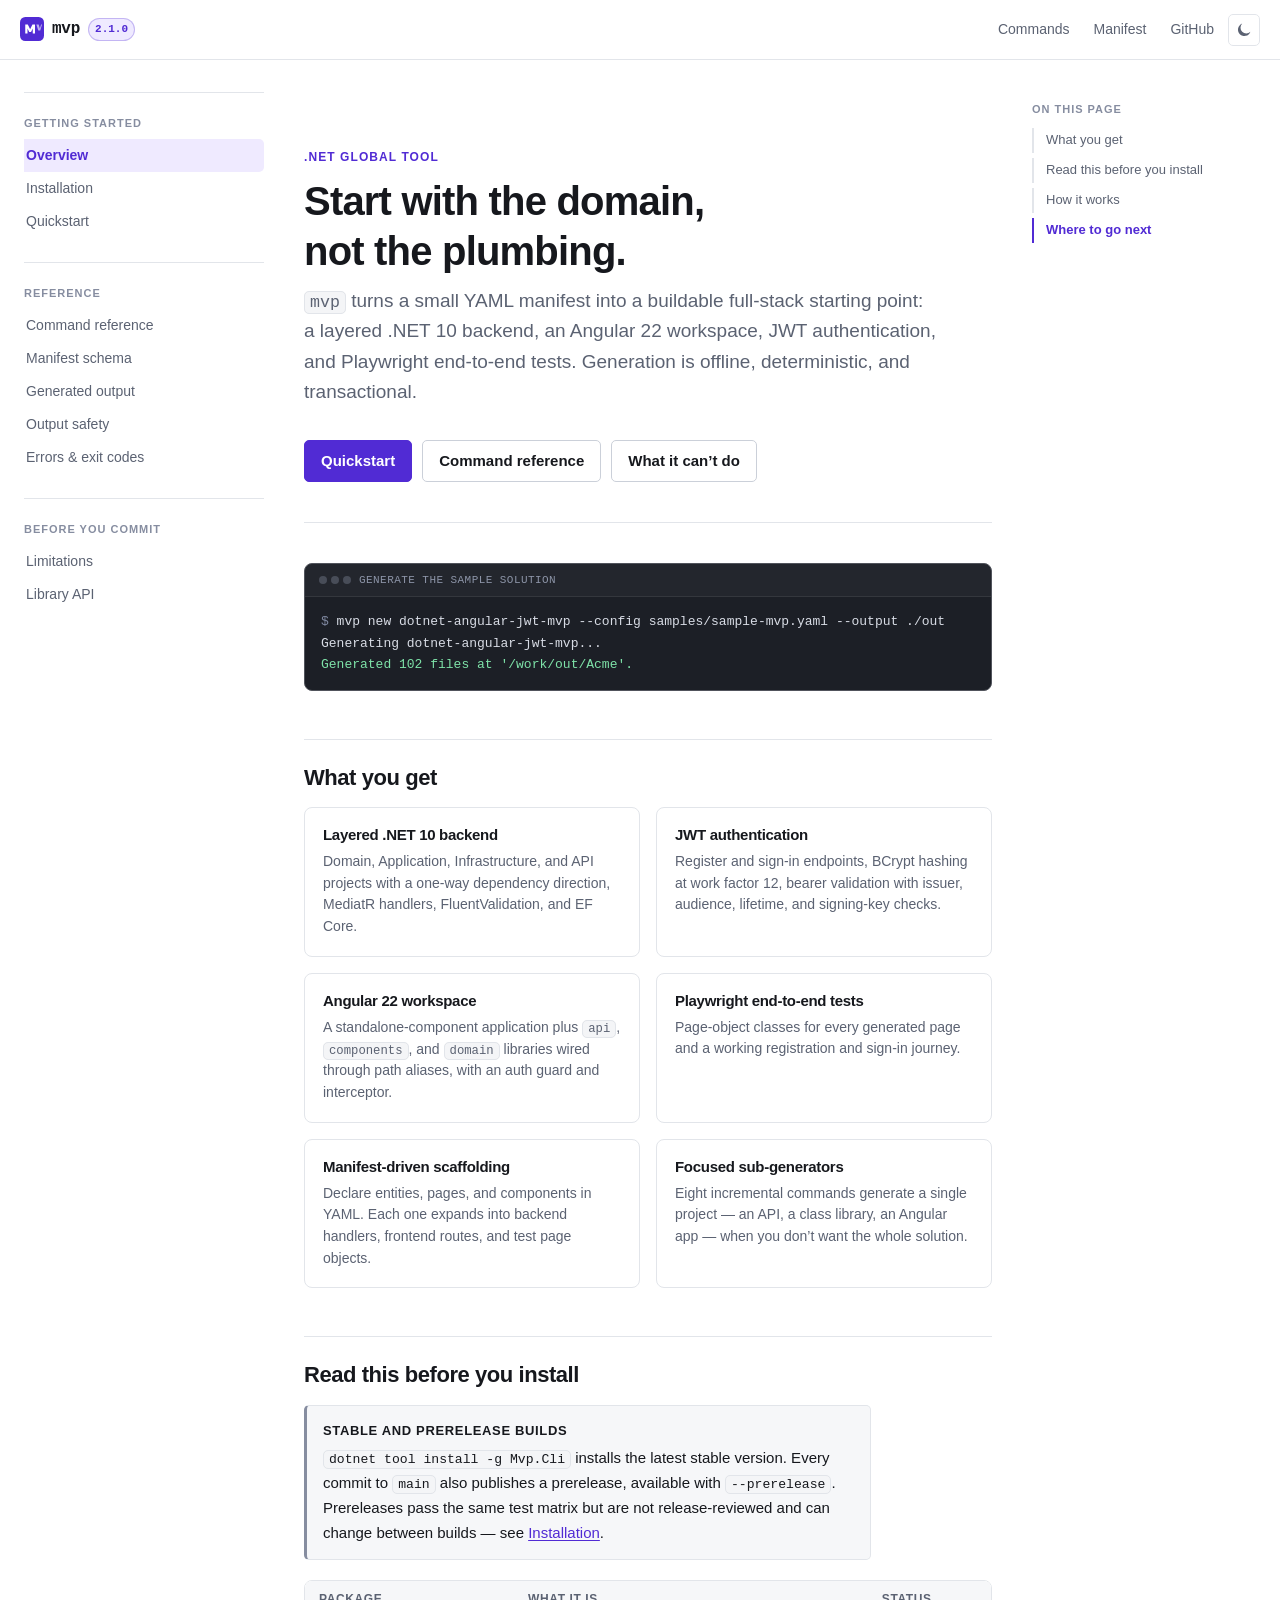
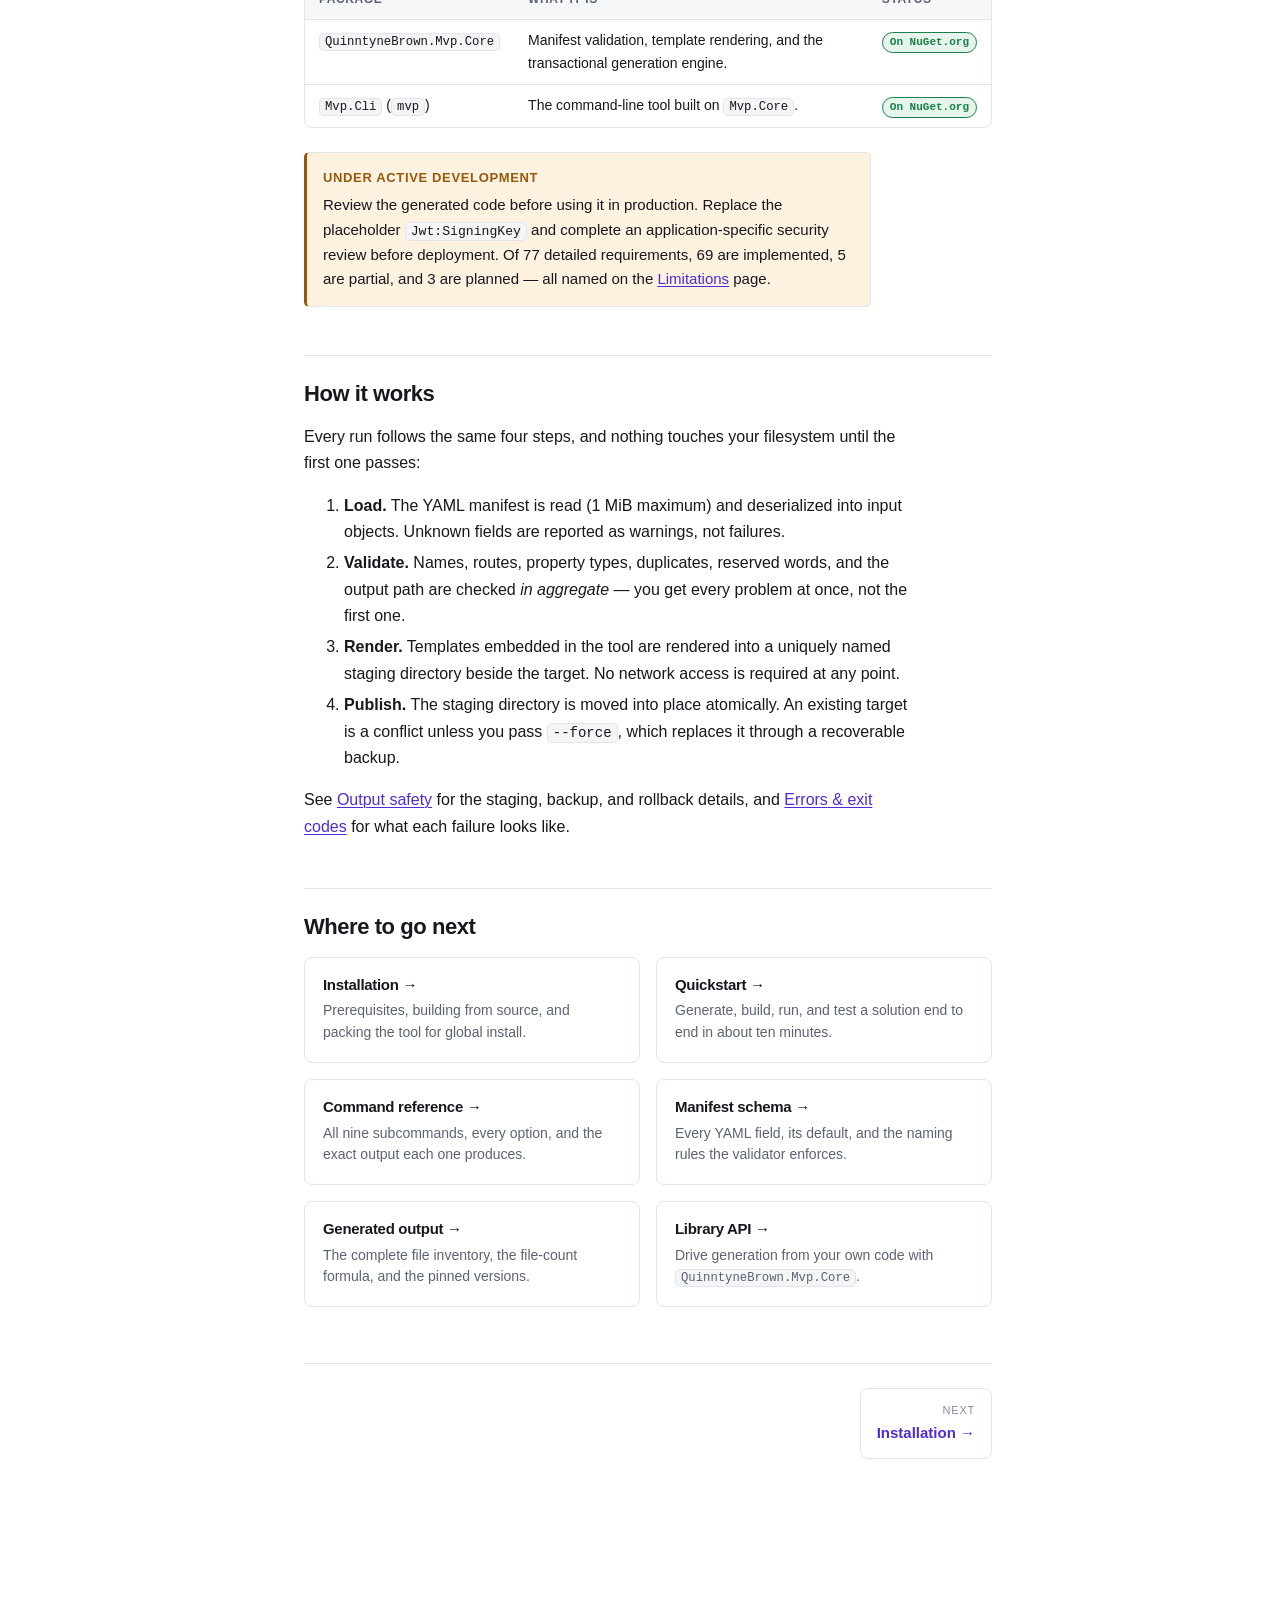
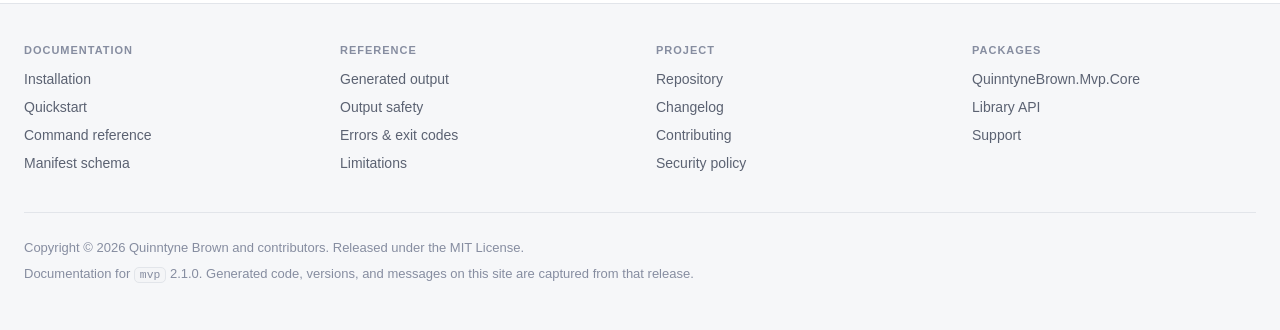
<file: website/index.html>
<!doctype html>
<html lang="en">
<head>
<meta charset="utf-8">
<meta name="viewport" content="width=device-width, initial-scale=1">
<title>mvp — scaffold a .NET 10 + Angular 22 MVP</title>
<meta name="description" content="mvp is an open-source .NET command-line tool that scaffolds a JWT-authenticated .NET 10 backend, an Angular 22 workspace, and Playwright end-to-end tests from a small YAML manifest.">
<link rel="icon" href="assets/favicon.svg" type="image/svg+xml">
<link rel="stylesheet" href="assets/styles.css">
<script src="assets/site.js"></script>
</head>
<body>
<a class="skip-link" href="#content">Skip to content</a>

<header class="site-header">
  <button type="button" class="icon-button" id="nav-toggle" aria-expanded="false" aria-controls="sidebar" aria-label="Toggle navigation">
    <svg viewBox="0 0 16 16" fill="none" stroke="currentColor" stroke-width="1.5" stroke-linecap="round" aria-hidden="true"><path d="M2 4h12M2 8h12M2 12h12"/></svg>
  </button>
  <a class="brand" href="index.html">
    <svg viewBox="0 0 32 32" aria-hidden="true"><rect width="32" height="32" rx="7" fill="#512bd4"/><path d="M7 22V10h3.4l3.1 6.2L16.6 10H20v12h-3v-6.6l-2.3 4.6h-2.4L10 15.4V22H7z" fill="#fff"/><path d="M21.8 10h3.1l1.6 5.3 1.6-5.3h1.3l-2.4 8h-2.6l-2.6-8z" fill="#fff" opacity=".62"/></svg>
    <span class="brand-name">mvp</span>
    <span class="version-pill">2.1.0</span>
  </a>
  <span class="header-spacer"></span>
  <nav class="header-links" aria-label="External">
    <a class="desktop-only" href="commands.html">Commands</a>
    <a class="desktop-only" href="manifest.html">Manifest</a>
    <a href="https://github.com/QuinntyneBrown/mvp">GitHub</a>
    <button type="button" class="icon-button" id="theme-toggle" aria-label="Switch theme">
      <svg class="theme-icon-dark" viewBox="0 0 16 16" fill="currentColor" aria-hidden="true"><path d="M6.2 1.6a6.4 6.4 0 108.2 8.2A5.4 5.4 0 016.2 1.6z"/></svg>
      <svg class="theme-icon-light" viewBox="0 0 16 16" fill="none" stroke="currentColor" stroke-width="1.4" stroke-linecap="round" aria-hidden="true"><circle cx="8" cy="8" r="3.1"/><path d="M8 1v1.6M8 13.4V15M15 8h-1.6M2.6 8H1M12.9 3.1l-1.1 1.1M4.2 11.8l-1.1 1.1M12.9 12.9l-1.1-1.1M4.2 4.2L3.1 3.1"/></svg>
    </button>
  </nav>
</header>

<div class="layout">
<nav class="sidebar" id="sidebar" aria-label="Documentation">
  <h2>Getting started</h2>
  <ul>
    <li><a href="index.html">Overview</a></li>
    <li><a href="install.html">Installation</a></li>
    <li><a href="quickstart.html">Quickstart</a></li>
  </ul>
  <h2>Reference</h2>
  <ul>
    <li><a href="commands.html">Command reference</a></li>
    <li><a href="manifest.html">Manifest schema</a></li>
    <li><a href="generated.html">Generated output</a></li>
    <li><a href="output-safety.html">Output safety</a></li>
    <li><a href="errors.html">Errors &amp; exit codes</a></li>
  </ul>
  <h2>Before you commit</h2>
  <ul>
    <li><a href="limitations.html">Limitations</a></li>
    <li><a href="library.html">Library API</a></li>
  </ul>
</nav>

<main id="content">

<div class="hero">
  <p class="eyebrow">.NET global tool</p>
  <h1>Start with the domain, not the plumbing.</h1>
  <p class="lede">
    <code>mvp</code> turns a small YAML manifest into a buildable full-stack starting point:
    a layered .NET 10 backend, an Angular 22 workspace, JWT authentication, and Playwright
    end-to-end tests. Generation is offline, deterministic, and transactional.
  </p>
  <div class="hero-actions">
    <a class="button" href="quickstart.html">Quickstart</a>
    <a class="button secondary" href="commands.html">Command reference</a>
    <a class="button secondary" href="limitations.html">What it can’t do</a>
  </div>
</div>

<div class="terminal">
  <div class="terminal-label"><span class="dots"><i></i><i></i><i></i></span> generate the sample solution</div>
<pre><code><span class="prompt">$ </span>mvp new dotnet-angular-jwt-mvp --config samples/sample-mvp.yaml --output ./out
<span class="muted">Generating dotnet-angular-jwt-mvp...</span>
<span class="ok">Generated 102 files at '/work/out/Acme'.</span></code></pre>
</div>

<h2>What you get</h2>

<div class="card-grid">
  <div class="card">
    <h3>Layered .NET 10 backend</h3>
    <p>Domain, Application, Infrastructure, and API projects with a one-way dependency
    direction, MediatR handlers, FluentValidation, and EF Core.</p>
  </div>
  <div class="card">
    <h3>JWT authentication</h3>
    <p>Register and sign-in endpoints, BCrypt hashing at work factor 12, bearer validation
    with issuer, audience, lifetime, and signing-key checks.</p>
  </div>
  <div class="card">
    <h3>Angular 22 workspace</h3>
    <p>A standalone-component application plus <code>api</code>, <code>components</code>,
    and <code>domain</code> libraries wired through path aliases, with an auth guard and
    interceptor.</p>
  </div>
  <div class="card">
    <h3>Playwright end-to-end tests</h3>
    <p>Page-object classes for every generated page and a working registration and
    sign-in journey.</p>
  </div>
  <div class="card">
    <h3>Manifest-driven scaffolding</h3>
    <p>Declare entities, pages, and components in YAML. Each one expands into backend
    handlers, frontend routes, and test page objects.</p>
  </div>
  <div class="card">
    <h3>Focused sub-generators</h3>
    <p>Eight incremental commands generate a single project — an API, a class library,
    an Angular app — when you don’t want the whole solution.</p>
  </div>
</div>

<h2>Read this before you install</h2>

<div class="callout">
  <span class="callout-title">Stable and prerelease builds</span>
  <p><code>dotnet tool install -g Mvp.Cli</code> installs the latest stable version. Every
  commit to <code>main</code> also publishes a prerelease, available with
  <code>--prerelease</code>. Prereleases pass the same test matrix but are not
  release-reviewed and can change between builds — see
  <a href="install.html">Installation</a>.</p>
</div>

<div class="table-scroll">
<table>
  <thead>
    <tr><th>Package</th><th>What it is</th><th>Status</th></tr>
  </thead>
  <tbody>
    <tr>
      <td class="nowrap"><code>QuinntyneBrown.Mvp.Core</code></td>
      <td>Manifest validation, template rendering, and the transactional generation engine.</td>
      <td class="nowrap"><span class="badge ok">On NuGet.org</span></td>
    </tr>
    <tr>
      <td class="nowrap"><code>Mvp.Cli</code> (<code>mvp</code>)</td>
      <td>The command-line tool built on <code>Mvp.Core</code>.</td>
      <td class="nowrap"><span class="badge ok">On NuGet.org</span></td>
    </tr>
  </tbody>
</table>
</div>

<div class="callout warning">
  <span class="callout-title">Under active development</span>
  <p>Review the generated code before using it in production. Replace the placeholder
  <code>Jwt:SigningKey</code> and complete an application-specific security review before
  deployment. Of 77 detailed requirements, 69 are implemented, 5 are partial, and 3 are
  planned — all named on the <a href="limitations.html">Limitations</a> page.</p>
</div>

<h2>How it works</h2>

<p>
  Every run follows the same four steps, and nothing touches your filesystem until the
  first one passes:
</p>

<ol>
  <li><strong>Load.</strong> The YAML manifest is read (1&nbsp;MiB maximum) and deserialized
  into input objects. Unknown fields are reported as warnings, not failures.</li>
  <li><strong>Validate.</strong> Names, routes, property types, duplicates, reserved words,
  and the output path are checked <em>in aggregate</em> — you get every problem at once, not
  the first one.</li>
  <li><strong>Render.</strong> Templates embedded in the tool are rendered into a uniquely
  named staging directory beside the target. No network access is required at any point.</li>
  <li><strong>Publish.</strong> The staging directory is moved into place atomically. An
  existing target is a conflict unless you pass <code>--force</code>, which replaces it
  through a recoverable backup.</li>
</ol>

<p>See <a href="output-safety.html">Output safety</a> for the staging, backup, and rollback
details, and <a href="errors.html">Errors &amp; exit codes</a> for what each failure looks
like.</p>

<h2>Where to go next</h2>

<div class="card-grid">
  <a class="card" href="install.html">
    <h3>Installation →</h3>
    <p>Prerequisites, building from source, and packing the tool for global install.</p>
  </a>
  <a class="card" href="quickstart.html">
    <h3>Quickstart →</h3>
    <p>Generate, build, run, and test a solution end to end in about ten minutes.</p>
  </a>
  <a class="card" href="commands.html">
    <h3>Command reference →</h3>
    <p>All nine subcommands, every option, and the exact output each one produces.</p>
  </a>
  <a class="card" href="manifest.html">
    <h3>Manifest schema →</h3>
    <p>Every YAML field, its default, and the naming rules the validator enforces.</p>
  </a>
  <a class="card" href="generated.html">
    <h3>Generated output →</h3>
    <p>The complete file inventory, the file-count formula, and the pinned versions.</p>
  </a>
  <a class="card" href="library.html">
    <h3>Library API →</h3>
    <p>Drive generation from your own code with <code>QuinntyneBrown.Mvp.Core</code>.</p>
  </a>
</div>

<nav class="page-nav" aria-label="Pagination">
  <a class="next" href="install.html"><span class="dir">Next</span><span class="label">Installation →</span></a>
</nav>

</main>

<aside class="toc" id="toc" aria-label="On this page"></aside>
</div>

<footer class="site-footer">
  <div class="footer-inner">
    <div>
      <h2>Documentation</h2>
      <ul>
        <li><a href="install.html">Installation</a></li>
        <li><a href="quickstart.html">Quickstart</a></li>
        <li><a href="commands.html">Command reference</a></li>
        <li><a href="manifest.html">Manifest schema</a></li>
      </ul>
    </div>
    <div>
      <h2>Reference</h2>
      <ul>
        <li><a href="generated.html">Generated output</a></li>
        <li><a href="output-safety.html">Output safety</a></li>
        <li><a href="errors.html">Errors &amp; exit codes</a></li>
        <li><a href="limitations.html">Limitations</a></li>
      </ul>
    </div>
    <div>
      <h2>Project</h2>
      <ul>
        <li><a href="https://github.com/QuinntyneBrown/mvp">Repository</a></li>
        <li><a href="https://github.com/QuinntyneBrown/mvp/blob/main/CHANGELOG.md">Changelog</a></li>
        <li><a href="https://github.com/QuinntyneBrown/mvp/blob/main/CONTRIBUTING.md">Contributing</a></li>
        <li><a href="https://github.com/QuinntyneBrown/mvp/blob/main/SECURITY.md">Security policy</a></li>
      </ul>
    </div>
    <div>
      <h2>Packages</h2>
      <ul>
        <li><a href="https://www.nuget.org/packages/QuinntyneBrown.Mvp.Core">QuinntyneBrown.Mvp.Core</a></li>
        <li><a href="library.html">Library API</a></li>
        <li><a href="https://github.com/QuinntyneBrown/mvp/blob/main/SUPPORT.md">Support</a></li>
      </ul>
    </div>
  </div>
  <div class="footer-legal">
    <p>Copyright © 2026 Quinntyne Brown and contributors. Released under the MIT License.</p>
    <p>Documentation for <code>mvp</code> 2.1.0. Generated code, versions, and messages on this
    site are captured from that release.</p>
  </div>
</footer>

</body>
</html>
</file>
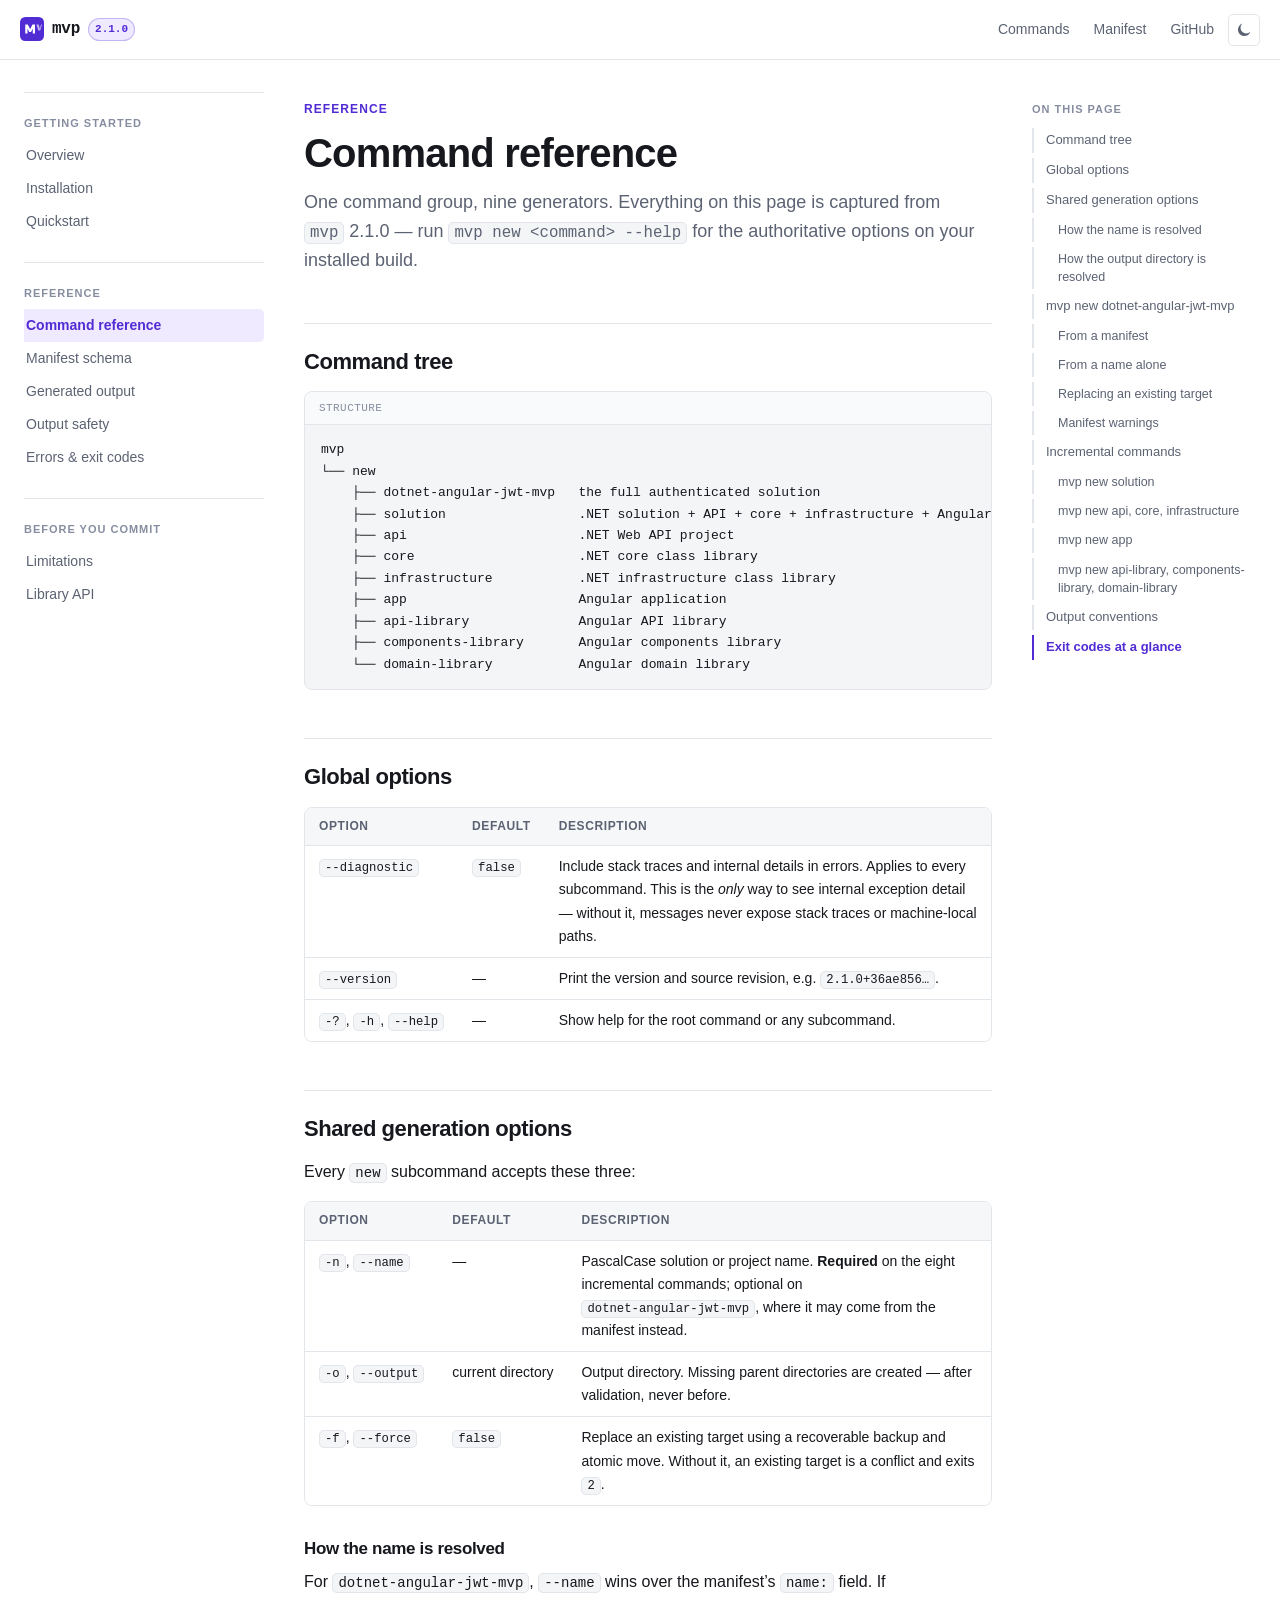
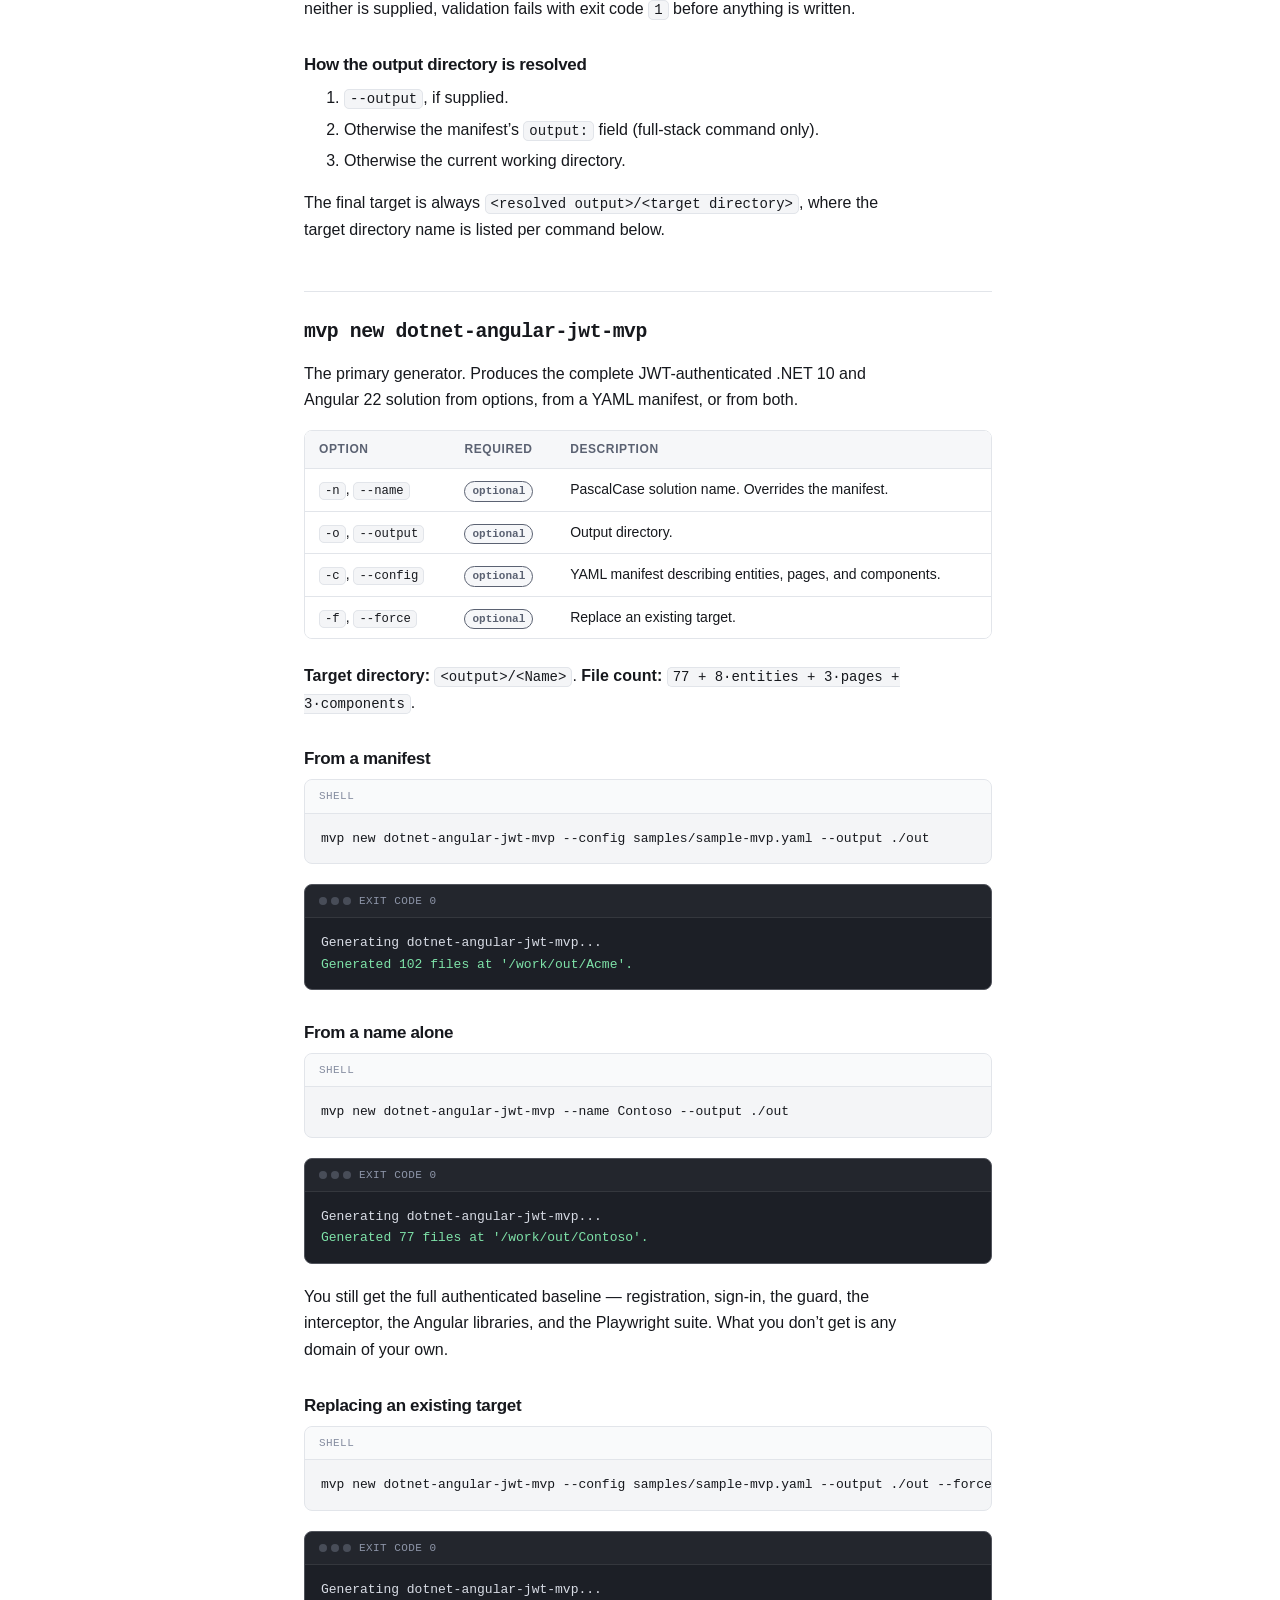
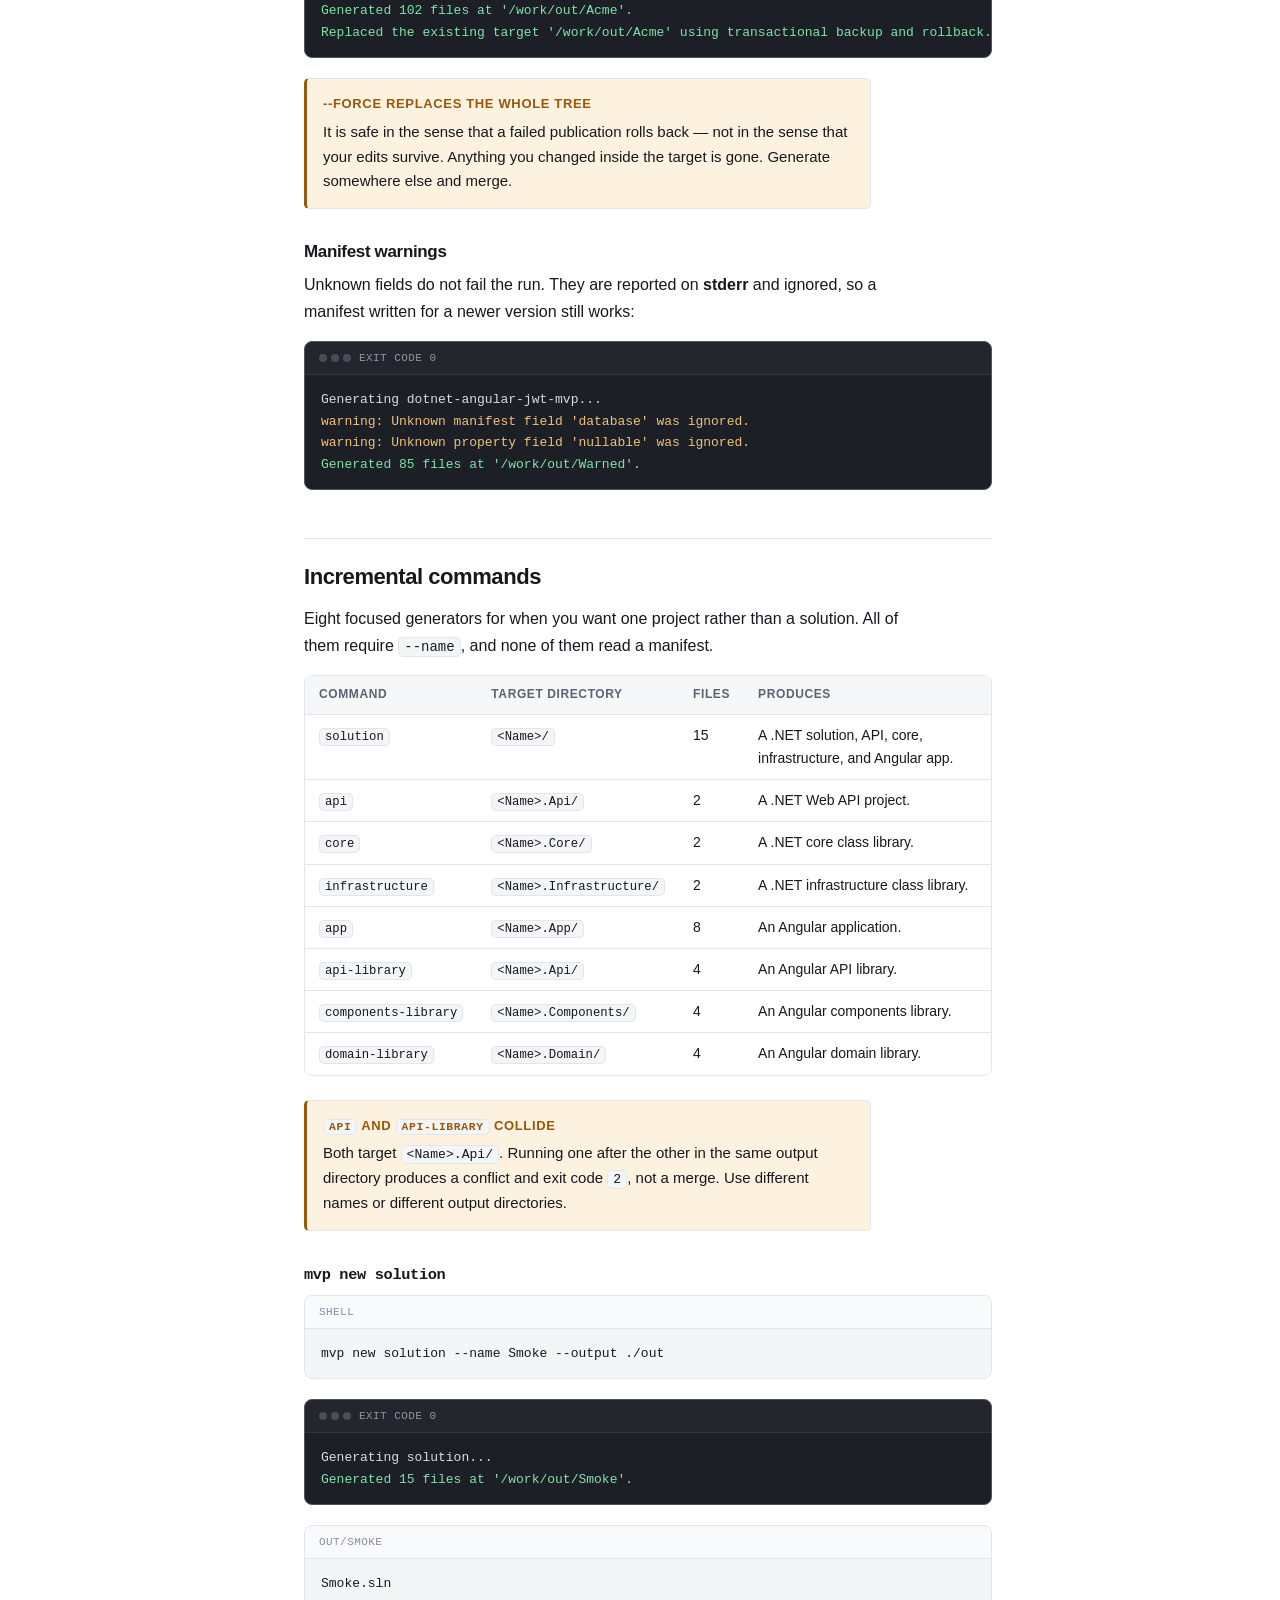
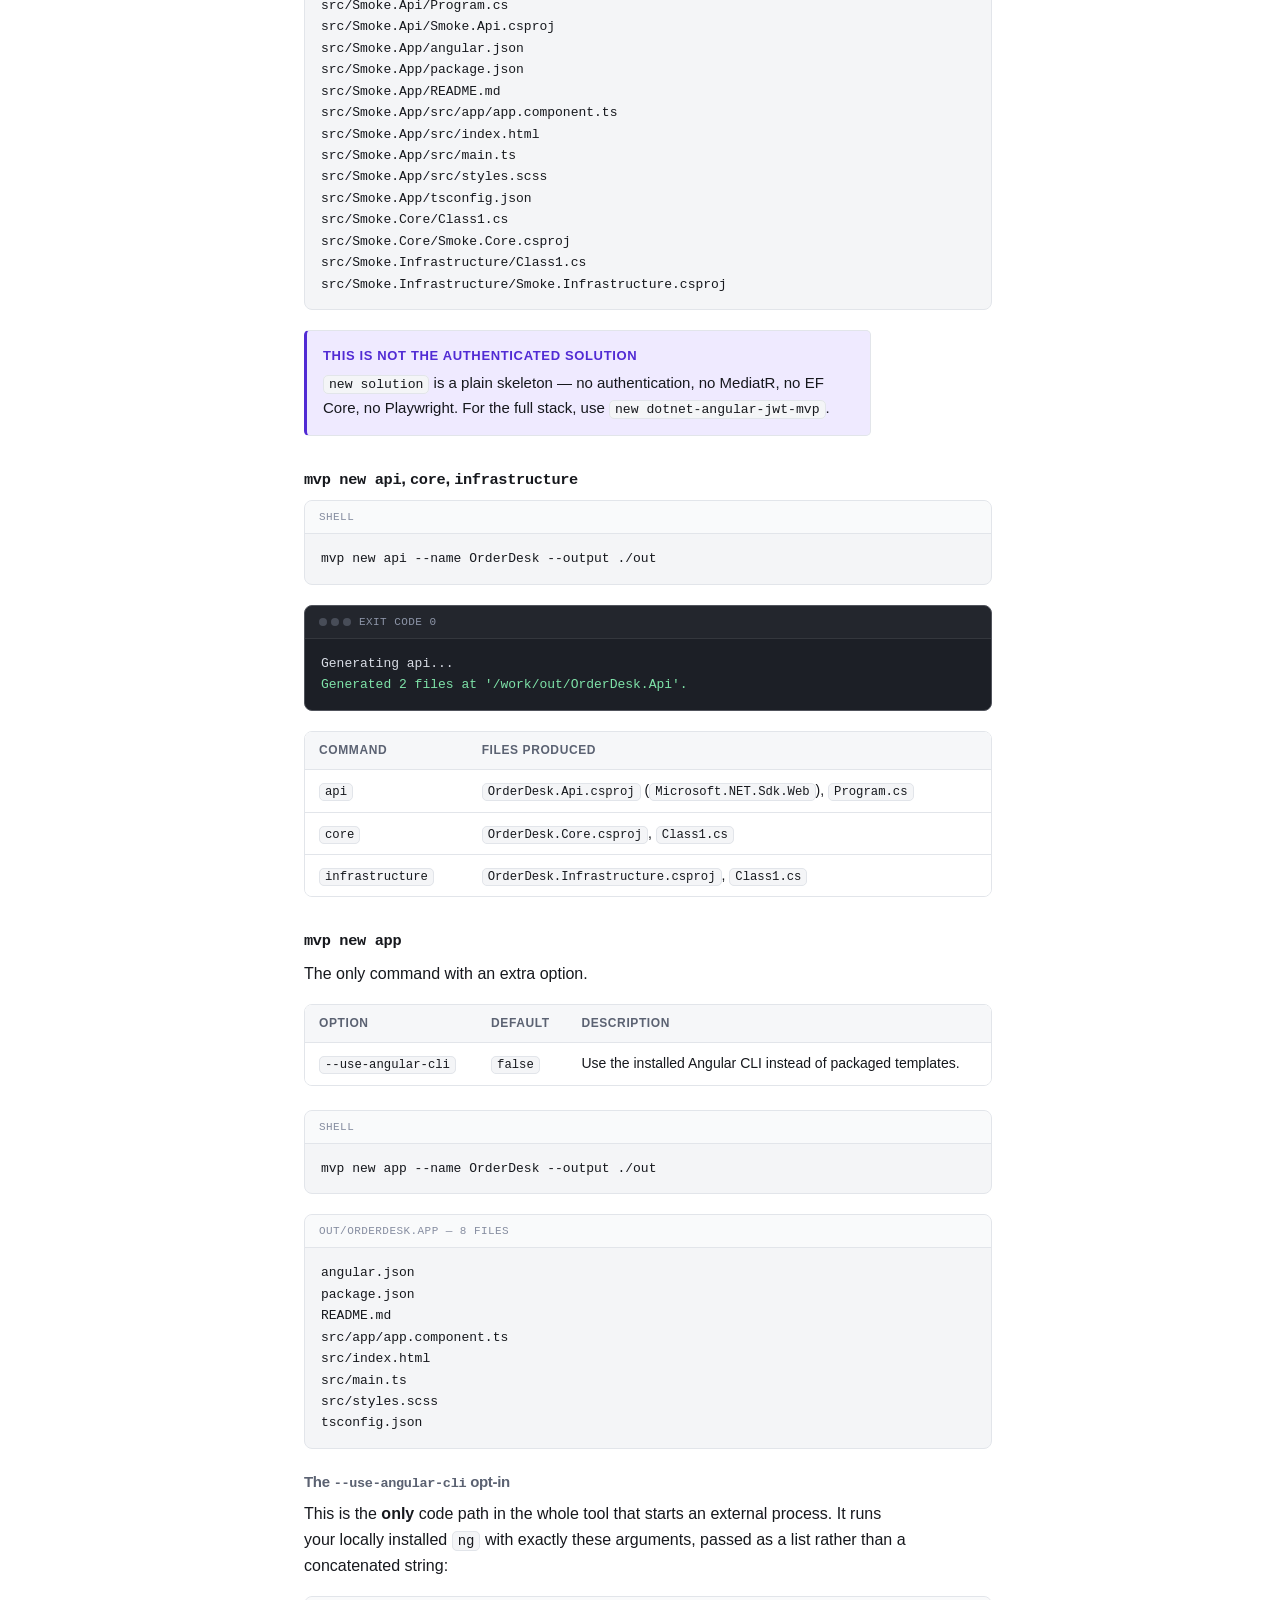
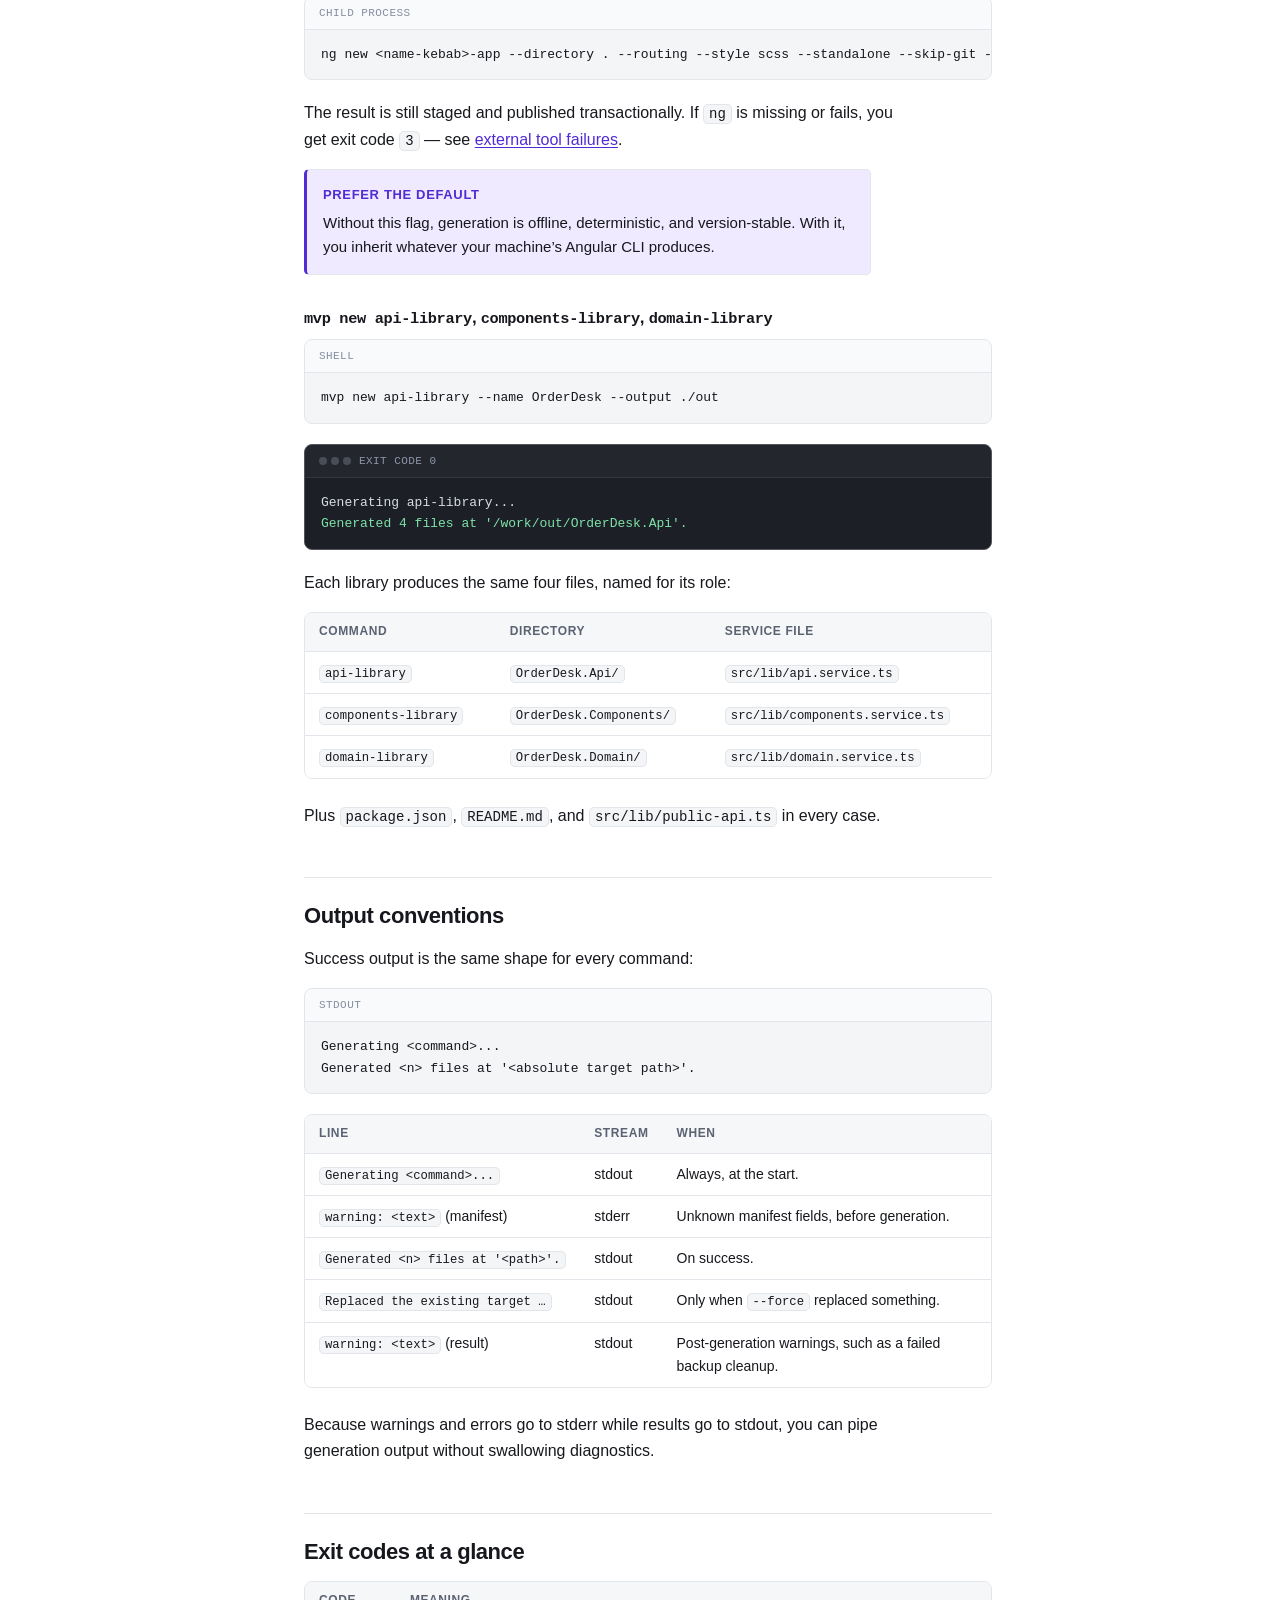
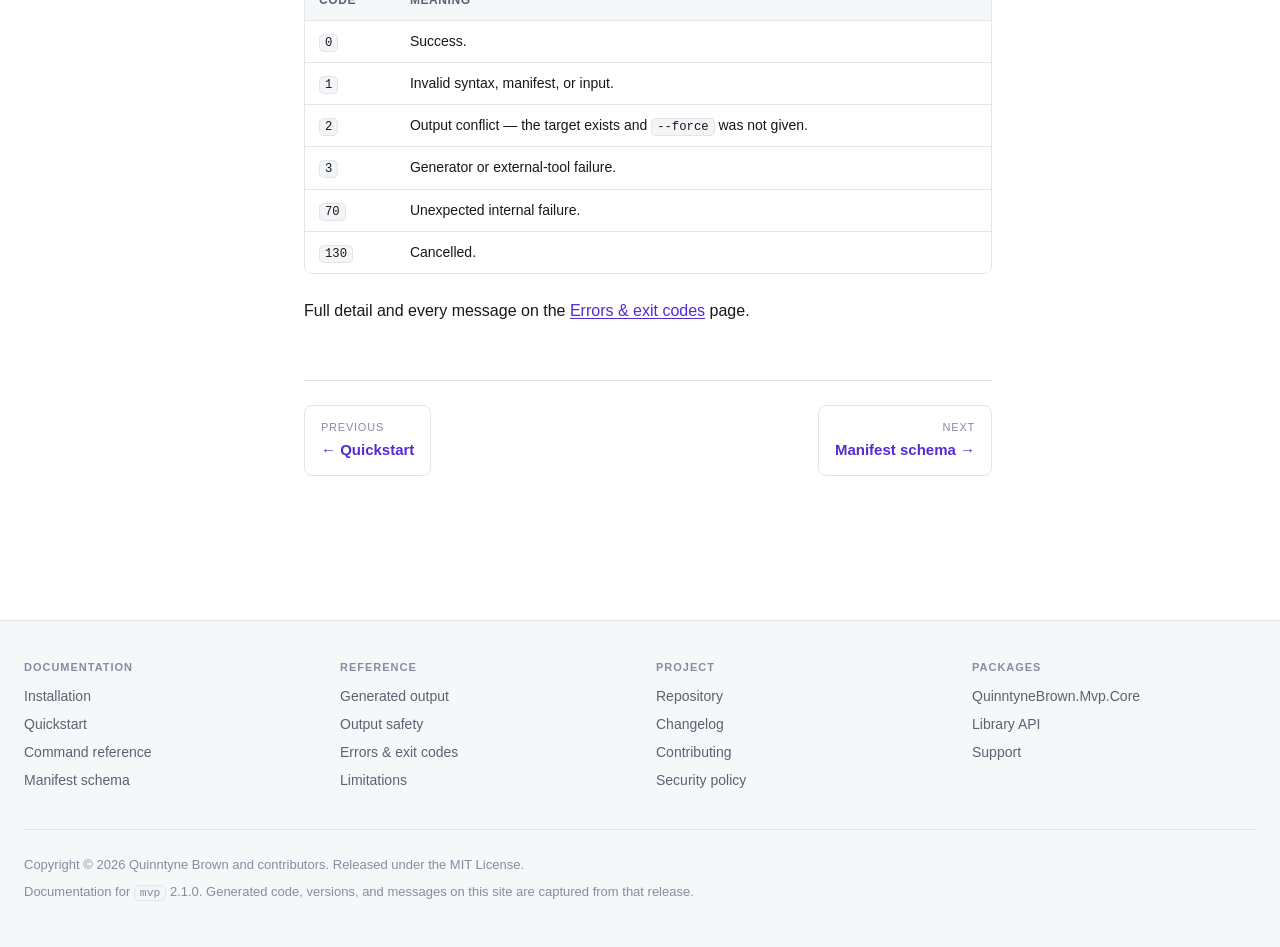
<file: website/commands.html>
<!doctype html>
<html lang="en">
<head>
<meta charset="utf-8">
<meta name="viewport" content="width=device-width, initial-scale=1">
<title>Command reference — mvp</title>
<meta name="description" content="Every mvp command and option: the full-stack dotnet-angular-jwt-mvp generator and the eight incremental project generators, with real output for each.">
<link rel="icon" href="assets/favicon.svg" type="image/svg+xml">
<link rel="stylesheet" href="assets/styles.css">
<script src="assets/site.js"></script>
</head>
<body>
<a class="skip-link" href="#content">Skip to content</a>

<header class="site-header">
  <button type="button" class="icon-button" id="nav-toggle" aria-expanded="false" aria-controls="sidebar" aria-label="Toggle navigation">
    <svg viewBox="0 0 16 16" fill="none" stroke="currentColor" stroke-width="1.5" stroke-linecap="round" aria-hidden="true"><path d="M2 4h12M2 8h12M2 12h12"/></svg>
  </button>
  <a class="brand" href="index.html">
    <svg viewBox="0 0 32 32" aria-hidden="true"><rect width="32" height="32" rx="7" fill="#512bd4"/><path d="M7 22V10h3.4l3.1 6.2L16.6 10H20v12h-3v-6.6l-2.3 4.6h-2.4L10 15.4V22H7z" fill="#fff"/><path d="M21.8 10h3.1l1.6 5.3 1.6-5.3h1.3l-2.4 8h-2.6l-2.6-8z" fill="#fff" opacity=".62"/></svg>
    <span class="brand-name">mvp</span>
    <span class="version-pill">2.1.0</span>
  </a>
  <span class="header-spacer"></span>
  <nav class="header-links" aria-label="External">
    <a class="desktop-only" href="commands.html">Commands</a>
    <a class="desktop-only" href="manifest.html">Manifest</a>
    <a href="https://github.com/QuinntyneBrown/mvp">GitHub</a>
    <button type="button" class="icon-button" id="theme-toggle" aria-label="Switch theme">
      <svg class="theme-icon-dark" viewBox="0 0 16 16" fill="currentColor" aria-hidden="true"><path d="M6.2 1.6a6.4 6.4 0 108.2 8.2A5.4 5.4 0 016.2 1.6z"/></svg>
      <svg class="theme-icon-light" viewBox="0 0 16 16" fill="none" stroke="currentColor" stroke-width="1.4" stroke-linecap="round" aria-hidden="true"><circle cx="8" cy="8" r="3.1"/><path d="M8 1v1.6M8 13.4V15M15 8h-1.6M2.6 8H1M12.9 3.1l-1.1 1.1M4.2 11.8l-1.1 1.1M12.9 12.9l-1.1-1.1M4.2 4.2L3.1 3.1"/></svg>
    </button>
  </nav>
</header>

<div class="layout">
<nav class="sidebar" id="sidebar" aria-label="Documentation">
  <h2>Getting started</h2>
  <ul>
    <li><a href="index.html">Overview</a></li>
    <li><a href="install.html">Installation</a></li>
    <li><a href="quickstart.html">Quickstart</a></li>
  </ul>
  <h2>Reference</h2>
  <ul>
    <li><a href="commands.html">Command reference</a></li>
    <li><a href="manifest.html">Manifest schema</a></li>
    <li><a href="generated.html">Generated output</a></li>
    <li><a href="output-safety.html">Output safety</a></li>
    <li><a href="errors.html">Errors &amp; exit codes</a></li>
  </ul>
  <h2>Before you commit</h2>
  <ul>
    <li><a href="limitations.html">Limitations</a></li>
    <li><a href="library.html">Library API</a></li>
  </ul>
</nav>

<main id="content">

<p class="eyebrow">Reference</p>
<h1>Command reference</h1>
<p class="lede">
  One command group, nine generators. Everything on this page is captured from
  <code>mvp</code> 2.1.0 — run <code>mvp new &lt;command&gt; --help</code> for the
  authoritative options on your installed build.
</p>

<h2>Command tree</h2>

<div class="code" data-no-copy>
  <div class="code-label">structure</div>
<pre><code>mvp
└── new
    ├── dotnet-angular-jwt-mvp   the full authenticated solution
    ├── solution                 .NET solution + API + core + infrastructure + Angular app
    ├── api                      .NET Web API project
    ├── core                     .NET core class library
    ├── infrastructure           .NET infrastructure class library
    ├── app                      Angular application
    ├── api-library              Angular API library
    ├── components-library       Angular components library
    └── domain-library           Angular domain library</code></pre>
</div>

<h2>Global options</h2>

<div class="table-scroll">
<table>
  <thead><tr><th>Option</th><th>Default</th><th>Description</th></tr></thead>
  <tbody>
    <tr>
      <td class="nowrap"><code>--diagnostic</code></td>
      <td class="nowrap"><code>false</code></td>
      <td>Include stack traces and internal details in errors. Applies to every subcommand.
      This is the <em>only</em> way to see internal exception detail — without it, messages
      never expose stack traces or machine-local paths.</td>
    </tr>
    <tr>
      <td class="nowrap"><code>--version</code></td>
      <td class="nowrap">—</td>
      <td>Print the version and source revision, e.g. <code>2.1.0+36ae856…</code>.</td>
    </tr>
    <tr>
      <td class="nowrap"><code>-?</code>, <code>-h</code>, <code>--help</code></td>
      <td class="nowrap">—</td>
      <td>Show help for the root command or any subcommand.</td>
    </tr>
  </tbody>
</table>
</div>

<h2>Shared generation options</h2>

<p>Every <code>new</code> subcommand accepts these three:</p>

<div class="table-scroll">
<table>
  <thead><tr><th>Option</th><th>Default</th><th>Description</th></tr></thead>
  <tbody>
    <tr>
      <td class="nowrap"><code>-n</code>, <code>--name</code></td>
      <td class="nowrap">—</td>
      <td>PascalCase solution or project name. <strong>Required</strong> on the eight
      incremental commands; optional on <code>dotnet-angular-jwt-mvp</code>, where it may
      come from the manifest instead.</td>
    </tr>
    <tr>
      <td class="nowrap"><code>-o</code>, <code>--output</code></td>
      <td class="nowrap">current directory</td>
      <td>Output directory. Missing parent directories are created — after validation, never
      before.</td>
    </tr>
    <tr>
      <td class="nowrap"><code>-f</code>, <code>--force</code></td>
      <td class="nowrap"><code>false</code></td>
      <td>Replace an existing target using a recoverable backup and atomic move. Without it,
      an existing target is a conflict and exits <code>2</code>.</td>
    </tr>
  </tbody>
</table>
</div>

<h3>How the name is resolved</h3>

<p>
  For <code>dotnet-angular-jwt-mvp</code>, <code>--name</code> wins over the manifest’s
  <code>name:</code> field. If neither is supplied, validation fails with exit code
  <code>1</code> before anything is written.
</p>

<h3>How the output directory is resolved</h3>

<ol>
  <li><code>--output</code>, if supplied.</li>
  <li>Otherwise the manifest’s <code>output:</code> field (full-stack command only).</li>
  <li>Otherwise the current working directory.</li>
</ol>

<p>
  The final target is always <code>&lt;resolved output&gt;/&lt;target directory&gt;</code>,
  where the target directory name is listed per command below.
</p>

<h2><code>mvp new dotnet-angular-jwt-mvp</code></h2>

<p>
  The primary generator. Produces the complete JWT-authenticated .NET 10 and Angular 22
  solution from options, from a YAML manifest, or from both.
</p>

<div class="table-scroll">
<table>
  <thead><tr><th>Option</th><th>Required</th><th>Description</th></tr></thead>
  <tbody>
    <tr><td class="nowrap"><code>-n</code>, <code>--name</code></td><td class="nowrap"><span class="badge neutral">optional</span></td><td>PascalCase solution name. Overrides the manifest.</td></tr>
    <tr><td class="nowrap"><code>-o</code>, <code>--output</code></td><td class="nowrap"><span class="badge neutral">optional</span></td><td>Output directory.</td></tr>
    <tr><td class="nowrap"><code>-c</code>, <code>--config</code></td><td class="nowrap"><span class="badge neutral">optional</span></td><td>YAML manifest describing entities, pages, and components.</td></tr>
    <tr><td class="nowrap"><code>-f</code>, <code>--force</code></td><td class="nowrap"><span class="badge neutral">optional</span></td><td>Replace an existing target.</td></tr>
  </tbody>
</table>
</div>

<p><strong>Target directory:</strong> <code>&lt;output&gt;/&lt;Name&gt;</code>.
<strong>File count:</strong> <code>77 + 8·entities + 3·pages + 3·components</code>.</p>

<h3>From a manifest</h3>

<div class="code">
  <div class="code-label">shell</div>
<pre><code>mvp new dotnet-angular-jwt-mvp --config samples/sample-mvp.yaml --output ./out</code></pre>
</div>

<div class="terminal">
  <div class="terminal-label"><span class="dots"><i></i><i></i><i></i></span> exit code 0</div>
<pre><code><span class="muted">Generating dotnet-angular-jwt-mvp...</span>
<span class="ok">Generated 102 files at '/work/out/Acme'.</span></code></pre>
</div>

<h3>From a name alone</h3>

<div class="code">
  <div class="code-label">shell</div>
<pre><code>mvp new dotnet-angular-jwt-mvp --name Contoso --output ./out</code></pre>
</div>

<div class="terminal">
  <div class="terminal-label"><span class="dots"><i></i><i></i><i></i></span> exit code 0</div>
<pre><code><span class="muted">Generating dotnet-angular-jwt-mvp...</span>
<span class="ok">Generated 77 files at '/work/out/Contoso'.</span></code></pre>
</div>

<p>
  You still get the full authenticated baseline — registration, sign-in, the guard, the
  interceptor, the Angular libraries, and the Playwright suite. What you don’t get is any
  domain of your own.
</p>

<h3>Replacing an existing target</h3>

<div class="code">
  <div class="code-label">shell</div>
<pre><code>mvp new dotnet-angular-jwt-mvp --config samples/sample-mvp.yaml --output ./out --force</code></pre>
</div>

<div class="terminal">
  <div class="terminal-label"><span class="dots"><i></i><i></i><i></i></span> exit code 0</div>
<pre><code><span class="muted">Generating dotnet-angular-jwt-mvp...</span>
<span class="ok">Generated 102 files at '/work/out/Acme'.</span>
<span class="ok">Replaced the existing target '/work/out/Acme' using transactional backup and rollback.</span></code></pre>
</div>

<div class="callout warning">
  <span class="callout-title">--force replaces the whole tree</span>
  <p>It is safe in the sense that a failed publication rolls back — not in the sense that
  your edits survive. Anything you changed inside the target is gone. Generate somewhere
  else and merge.</p>
</div>

<h3>Manifest warnings</h3>

<p>
  Unknown fields do not fail the run. They are reported on <strong>stderr</strong> and
  ignored, so a manifest written for a newer version still works:
</p>

<div class="terminal">
  <div class="terminal-label"><span class="dots"><i></i><i></i><i></i></span> exit code 0</div>
<pre><code><span class="muted">Generating dotnet-angular-jwt-mvp...</span>
<span class="warn">warning: Unknown manifest field 'database' was ignored.</span>
<span class="warn">warning: Unknown property field 'nullable' was ignored.</span>
<span class="ok">Generated 85 files at '/work/out/Warned'.</span></code></pre>
</div>

<h2>Incremental commands</h2>

<p>
  Eight focused generators for when you want one project rather than a solution. All of
  them require <code>--name</code>, and none of them read a manifest.
</p>

<div class="table-scroll">
<table>
  <thead>
    <tr><th>Command</th><th>Target directory</th><th>Files</th><th>Produces</th></tr>
  </thead>
  <tbody>
    <tr><td class="nowrap"><code>solution</code></td><td class="nowrap"><code>&lt;Name&gt;/</code></td><td class="nowrap">15</td><td>A .NET solution, API, core, infrastructure, and Angular app.</td></tr>
    <tr><td class="nowrap"><code>api</code></td><td class="nowrap"><code>&lt;Name&gt;.Api/</code></td><td class="nowrap">2</td><td>A .NET Web API project.</td></tr>
    <tr><td class="nowrap"><code>core</code></td><td class="nowrap"><code>&lt;Name&gt;.Core/</code></td><td class="nowrap">2</td><td>A .NET core class library.</td></tr>
    <tr><td class="nowrap"><code>infrastructure</code></td><td class="nowrap"><code>&lt;Name&gt;.Infrastructure/</code></td><td class="nowrap">2</td><td>A .NET infrastructure class library.</td></tr>
    <tr><td class="nowrap"><code>app</code></td><td class="nowrap"><code>&lt;Name&gt;.App/</code></td><td class="nowrap">8</td><td>An Angular application.</td></tr>
    <tr><td class="nowrap"><code>api-library</code></td><td class="nowrap"><code>&lt;Name&gt;.Api/</code></td><td class="nowrap">4</td><td>An Angular API library.</td></tr>
    <tr><td class="nowrap"><code>components-library</code></td><td class="nowrap"><code>&lt;Name&gt;.Components/</code></td><td class="nowrap">4</td><td>An Angular components library.</td></tr>
    <tr><td class="nowrap"><code>domain-library</code></td><td class="nowrap"><code>&lt;Name&gt;.Domain/</code></td><td class="nowrap">4</td><td>An Angular domain library.</td></tr>
  </tbody>
</table>
</div>

<div class="callout warning">
  <span class="callout-title"><code>api</code> and <code>api-library</code> collide</span>
  <p>Both target <code>&lt;Name&gt;.Api/</code>. Running one after the other in the same
  output directory produces a conflict and exit code <code>2</code>, not a merge. Use
  different names or different output directories.</p>
</div>

<h3><code>mvp new solution</code></h3>

<div class="code">
  <div class="code-label">shell</div>
<pre><code>mvp new solution --name Smoke --output ./out</code></pre>
</div>

<div class="terminal">
  <div class="terminal-label"><span class="dots"><i></i><i></i><i></i></span> exit code 0</div>
<pre><code><span class="muted">Generating solution...</span>
<span class="ok">Generated 15 files at '/work/out/Smoke'.</span></code></pre>
</div>

<div class="code" data-no-copy>
  <div class="code-label">out/Smoke</div>
<pre><code>Smoke.sln
src/Smoke.Api/Program.cs
src/Smoke.Api/Smoke.Api.csproj
src/Smoke.App/angular.json
src/Smoke.App/package.json
src/Smoke.App/README.md
src/Smoke.App/src/app/app.component.ts
src/Smoke.App/src/index.html
src/Smoke.App/src/main.ts
src/Smoke.App/src/styles.scss
src/Smoke.App/tsconfig.json
src/Smoke.Core/Class1.cs
src/Smoke.Core/Smoke.Core.csproj
src/Smoke.Infrastructure/Class1.cs
src/Smoke.Infrastructure/Smoke.Infrastructure.csproj</code></pre>
</div>

<div class="callout note">
  <span class="callout-title">This is not the authenticated solution</span>
  <p><code>new solution</code> is a plain skeleton — no authentication, no MediatR, no EF
  Core, no Playwright. For the full stack, use
  <code>new dotnet-angular-jwt-mvp</code>.</p>
</div>

<h3><code>mvp new api</code>, <code>core</code>, <code>infrastructure</code></h3>

<div class="code">
  <div class="code-label">shell</div>
<pre><code>mvp new api --name OrderDesk --output ./out</code></pre>
</div>

<div class="terminal">
  <div class="terminal-label"><span class="dots"><i></i><i></i><i></i></span> exit code 0</div>
<pre><code><span class="muted">Generating api...</span>
<span class="ok">Generated 2 files at '/work/out/OrderDesk.Api'.</span></code></pre>
</div>

<div class="table-scroll">
<table>
  <thead><tr><th>Command</th><th>Files produced</th></tr></thead>
  <tbody>
    <tr><td class="nowrap"><code>api</code></td><td><code>OrderDesk.Api.csproj</code> (<code>Microsoft.NET.Sdk.Web</code>), <code>Program.cs</code></td></tr>
    <tr><td class="nowrap"><code>core</code></td><td><code>OrderDesk.Core.csproj</code>, <code>Class1.cs</code></td></tr>
    <tr><td class="nowrap"><code>infrastructure</code></td><td><code>OrderDesk.Infrastructure.csproj</code>, <code>Class1.cs</code></td></tr>
  </tbody>
</table>
</div>

<h3><code>mvp new app</code></h3>

<p>The only command with an extra option.</p>

<div class="table-scroll">
<table>
  <thead><tr><th>Option</th><th>Default</th><th>Description</th></tr></thead>
  <tbody>
    <tr>
      <td class="nowrap"><code>--use-angular-cli</code></td>
      <td class="nowrap"><code>false</code></td>
      <td>Use the installed Angular CLI instead of packaged templates.</td>
    </tr>
  </tbody>
</table>
</div>

<div class="code">
  <div class="code-label">shell</div>
<pre><code>mvp new app --name OrderDesk --output ./out</code></pre>
</div>

<div class="code" data-no-copy>
  <div class="code-label">out/OrderDesk.App — 8 files</div>
<pre><code>angular.json
package.json
README.md
src/app/app.component.ts
src/index.html
src/main.ts
src/styles.scss
tsconfig.json</code></pre>
</div>

<h4>The <code>--use-angular-cli</code> opt-in</h4>

<p>
  This is the <strong>only</strong> code path in the whole tool that starts an external
  process. It runs your locally installed <code>ng</code> with exactly these arguments,
  passed as a list rather than a concatenated string:
</p>

<div class="code" data-no-copy>
  <div class="code-label">child process</div>
<pre><code>ng new &lt;name-kebab&gt;-app --directory . --routing --style scss --standalone --skip-git --skip-install --defaults</code></pre>
</div>

<p>
  The result is still staged and published transactionally. If <code>ng</code> is missing
  or fails, you get exit code <code>3</code> — see
  <a href="errors.html#external-tool-failures">external tool failures</a>.
</p>

<div class="callout note">
  <span class="callout-title">Prefer the default</span>
  <p>Without this flag, generation is offline, deterministic, and version-stable. With it,
  you inherit whatever your machine’s Angular CLI produces.</p>
</div>

<h3><code>mvp new api-library</code>, <code>components-library</code>, <code>domain-library</code></h3>

<div class="code">
  <div class="code-label">shell</div>
<pre><code>mvp new api-library --name OrderDesk --output ./out</code></pre>
</div>

<div class="terminal">
  <div class="terminal-label"><span class="dots"><i></i><i></i><i></i></span> exit code 0</div>
<pre><code><span class="muted">Generating api-library...</span>
<span class="ok">Generated 4 files at '/work/out/OrderDesk.Api'.</span></code></pre>
</div>

<p>Each library produces the same four files, named for its role:</p>

<div class="table-scroll">
<table>
  <thead><tr><th>Command</th><th>Directory</th><th>Service file</th></tr></thead>
  <tbody>
    <tr><td class="nowrap"><code>api-library</code></td><td class="nowrap"><code>OrderDesk.Api/</code></td><td class="nowrap"><code>src/lib/api.service.ts</code></td></tr>
    <tr><td class="nowrap"><code>components-library</code></td><td class="nowrap"><code>OrderDesk.Components/</code></td><td class="nowrap"><code>src/lib/components.service.ts</code></td></tr>
    <tr><td class="nowrap"><code>domain-library</code></td><td class="nowrap"><code>OrderDesk.Domain/</code></td><td class="nowrap"><code>src/lib/domain.service.ts</code></td></tr>
  </tbody>
</table>
</div>

<p>Plus <code>package.json</code>, <code>README.md</code>, and
<code>src/lib/public-api.ts</code> in every case.</p>

<h2>Output conventions</h2>

<p>Success output is the same shape for every command:</p>

<div class="code" data-no-copy>
  <div class="code-label">stdout</div>
<pre><code>Generating &lt;command&gt;...
Generated &lt;n&gt; files at '&lt;absolute target path&gt;'.</code></pre>
</div>

<div class="table-scroll">
<table>
  <thead><tr><th>Line</th><th>Stream</th><th>When</th></tr></thead>
  <tbody>
    <tr><td><code>Generating &lt;command&gt;...</code></td><td class="nowrap">stdout</td><td>Always, at the start.</td></tr>
    <tr><td><code>warning: &lt;text&gt;</code> (manifest)</td><td class="nowrap">stderr</td><td>Unknown manifest fields, before generation.</td></tr>
    <tr><td><code>Generated &lt;n&gt; files at '&lt;path&gt;'.</code></td><td class="nowrap">stdout</td><td>On success.</td></tr>
    <tr><td><code>Replaced the existing target …</code></td><td class="nowrap">stdout</td><td>Only when <code>--force</code> replaced something.</td></tr>
    <tr><td><code>warning: &lt;text&gt;</code> (result)</td><td class="nowrap">stdout</td><td>Post-generation warnings, such as a failed backup cleanup.</td></tr>
  </tbody>
</table>
</div>

<p>
  Because warnings and errors go to stderr while results go to stdout, you can pipe
  generation output without swallowing diagnostics.
</p>

<h2>Exit codes at a glance</h2>

<div class="table-scroll">
<table>
  <thead><tr><th>Code</th><th>Meaning</th></tr></thead>
  <tbody>
    <tr><td class="nowrap"><code>0</code></td><td>Success.</td></tr>
    <tr><td class="nowrap"><code>1</code></td><td>Invalid syntax, manifest, or input.</td></tr>
    <tr><td class="nowrap"><code>2</code></td><td>Output conflict — the target exists and <code>--force</code> was not given.</td></tr>
    <tr><td class="nowrap"><code>3</code></td><td>Generator or external-tool failure.</td></tr>
    <tr><td class="nowrap"><code>70</code></td><td>Unexpected internal failure.</td></tr>
    <tr><td class="nowrap"><code>130</code></td><td>Cancelled.</td></tr>
  </tbody>
</table>
</div>

<p>Full detail and every message on the
<a href="errors.html">Errors &amp; exit codes</a> page.</p>

<nav class="page-nav" aria-label="Pagination">
  <a href="quickstart.html"><span class="dir">Previous</span><span class="label">← Quickstart</span></a>
  <a class="next" href="manifest.html"><span class="dir">Next</span><span class="label">Manifest schema →</span></a>
</nav>

</main>

<aside class="toc" id="toc" aria-label="On this page"></aside>
</div>

<footer class="site-footer">
  <div class="footer-inner">
    <div>
      <h2>Documentation</h2>
      <ul>
        <li><a href="install.html">Installation</a></li>
        <li><a href="quickstart.html">Quickstart</a></li>
        <li><a href="commands.html">Command reference</a></li>
        <li><a href="manifest.html">Manifest schema</a></li>
      </ul>
    </div>
    <div>
      <h2>Reference</h2>
      <ul>
        <li><a href="generated.html">Generated output</a></li>
        <li><a href="output-safety.html">Output safety</a></li>
        <li><a href="errors.html">Errors &amp; exit codes</a></li>
        <li><a href="limitations.html">Limitations</a></li>
      </ul>
    </div>
    <div>
      <h2>Project</h2>
      <ul>
        <li><a href="https://github.com/QuinntyneBrown/mvp">Repository</a></li>
        <li><a href="https://github.com/QuinntyneBrown/mvp/blob/main/CHANGELOG.md">Changelog</a></li>
        <li><a href="https://github.com/QuinntyneBrown/mvp/blob/main/CONTRIBUTING.md">Contributing</a></li>
        <li><a href="https://github.com/QuinntyneBrown/mvp/blob/main/SECURITY.md">Security policy</a></li>
      </ul>
    </div>
    <div>
      <h2>Packages</h2>
      <ul>
        <li><a href="https://www.nuget.org/packages/QuinntyneBrown.Mvp.Core">QuinntyneBrown.Mvp.Core</a></li>
        <li><a href="library.html">Library API</a></li>
        <li><a href="https://github.com/QuinntyneBrown/mvp/blob/main/SUPPORT.md">Support</a></li>
      </ul>
    </div>
  </div>
  <div class="footer-legal">
    <p>Copyright © 2026 Quinntyne Brown and contributors. Released under the MIT License.</p>
    <p>Documentation for <code>mvp</code> 2.1.0. Generated code, versions, and messages on this
    site are captured from that release.</p>
  </div>
</footer>

</body>
</html>
</file>
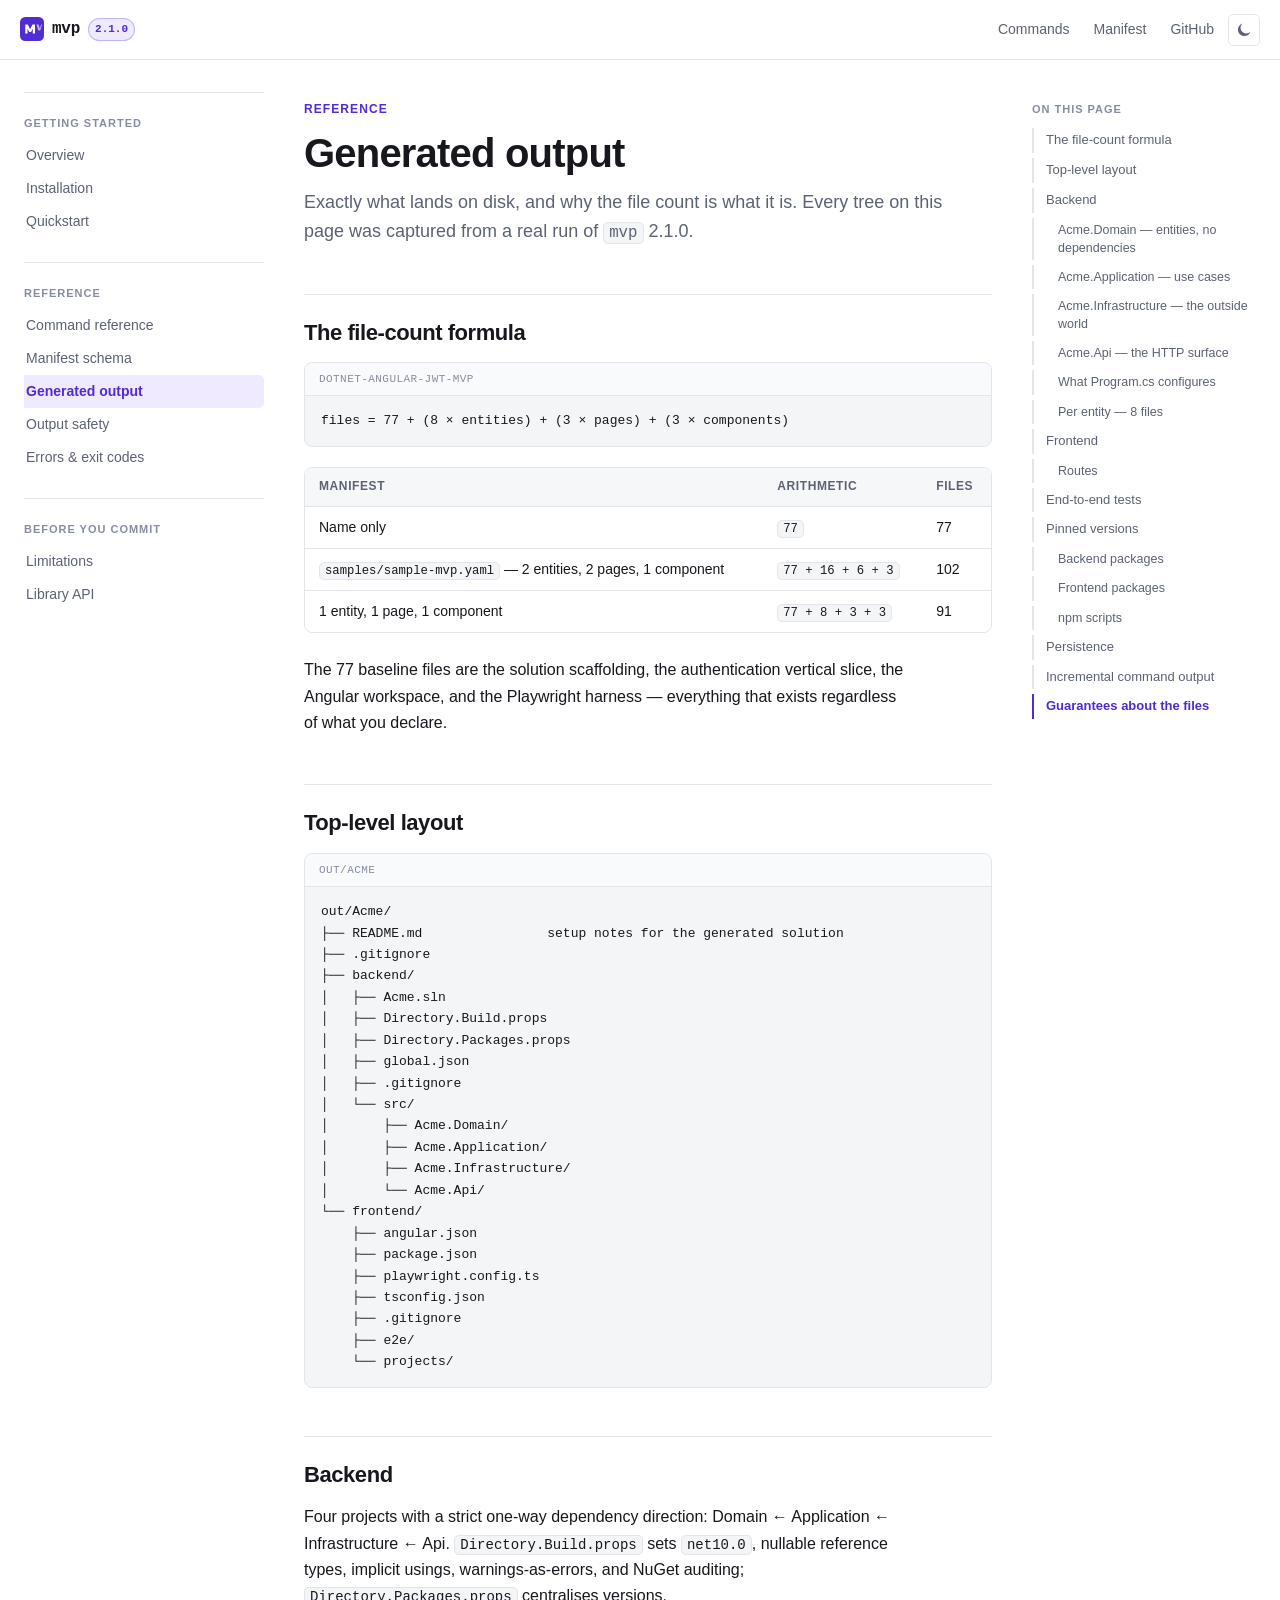
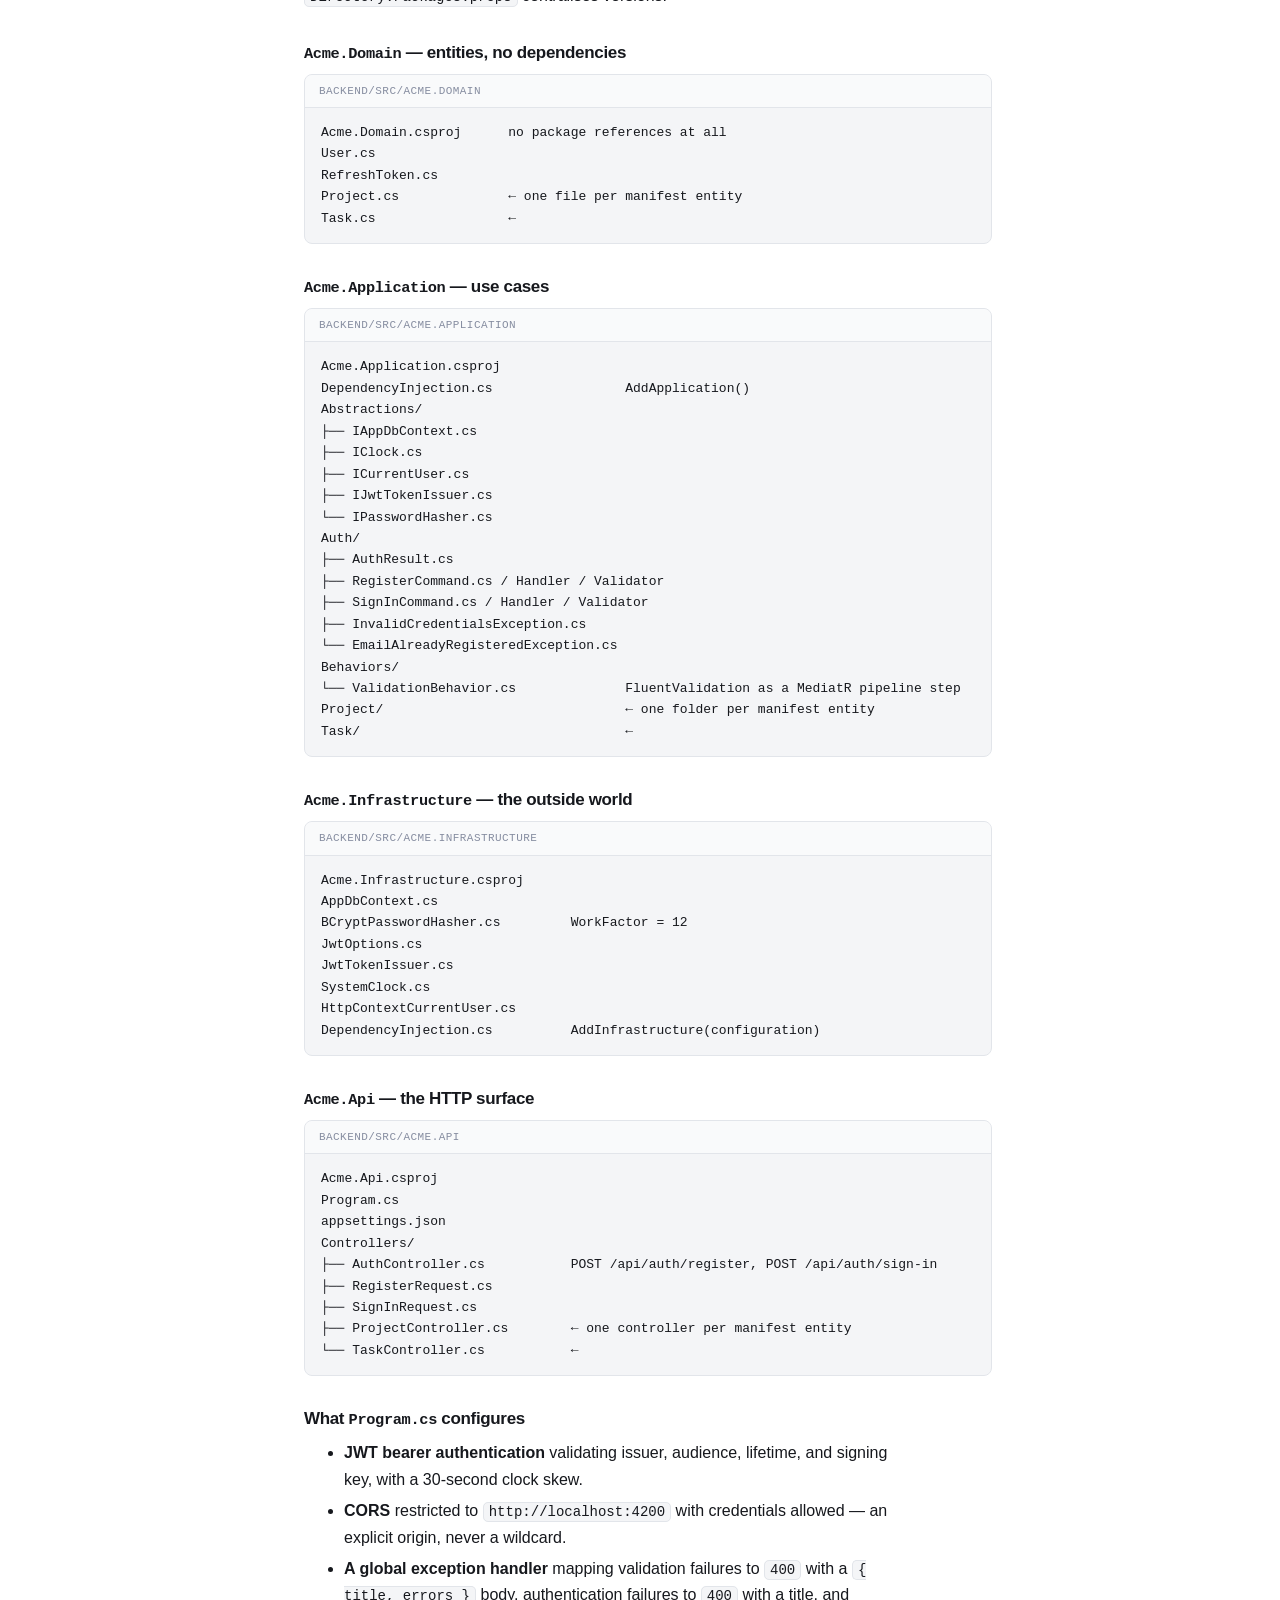
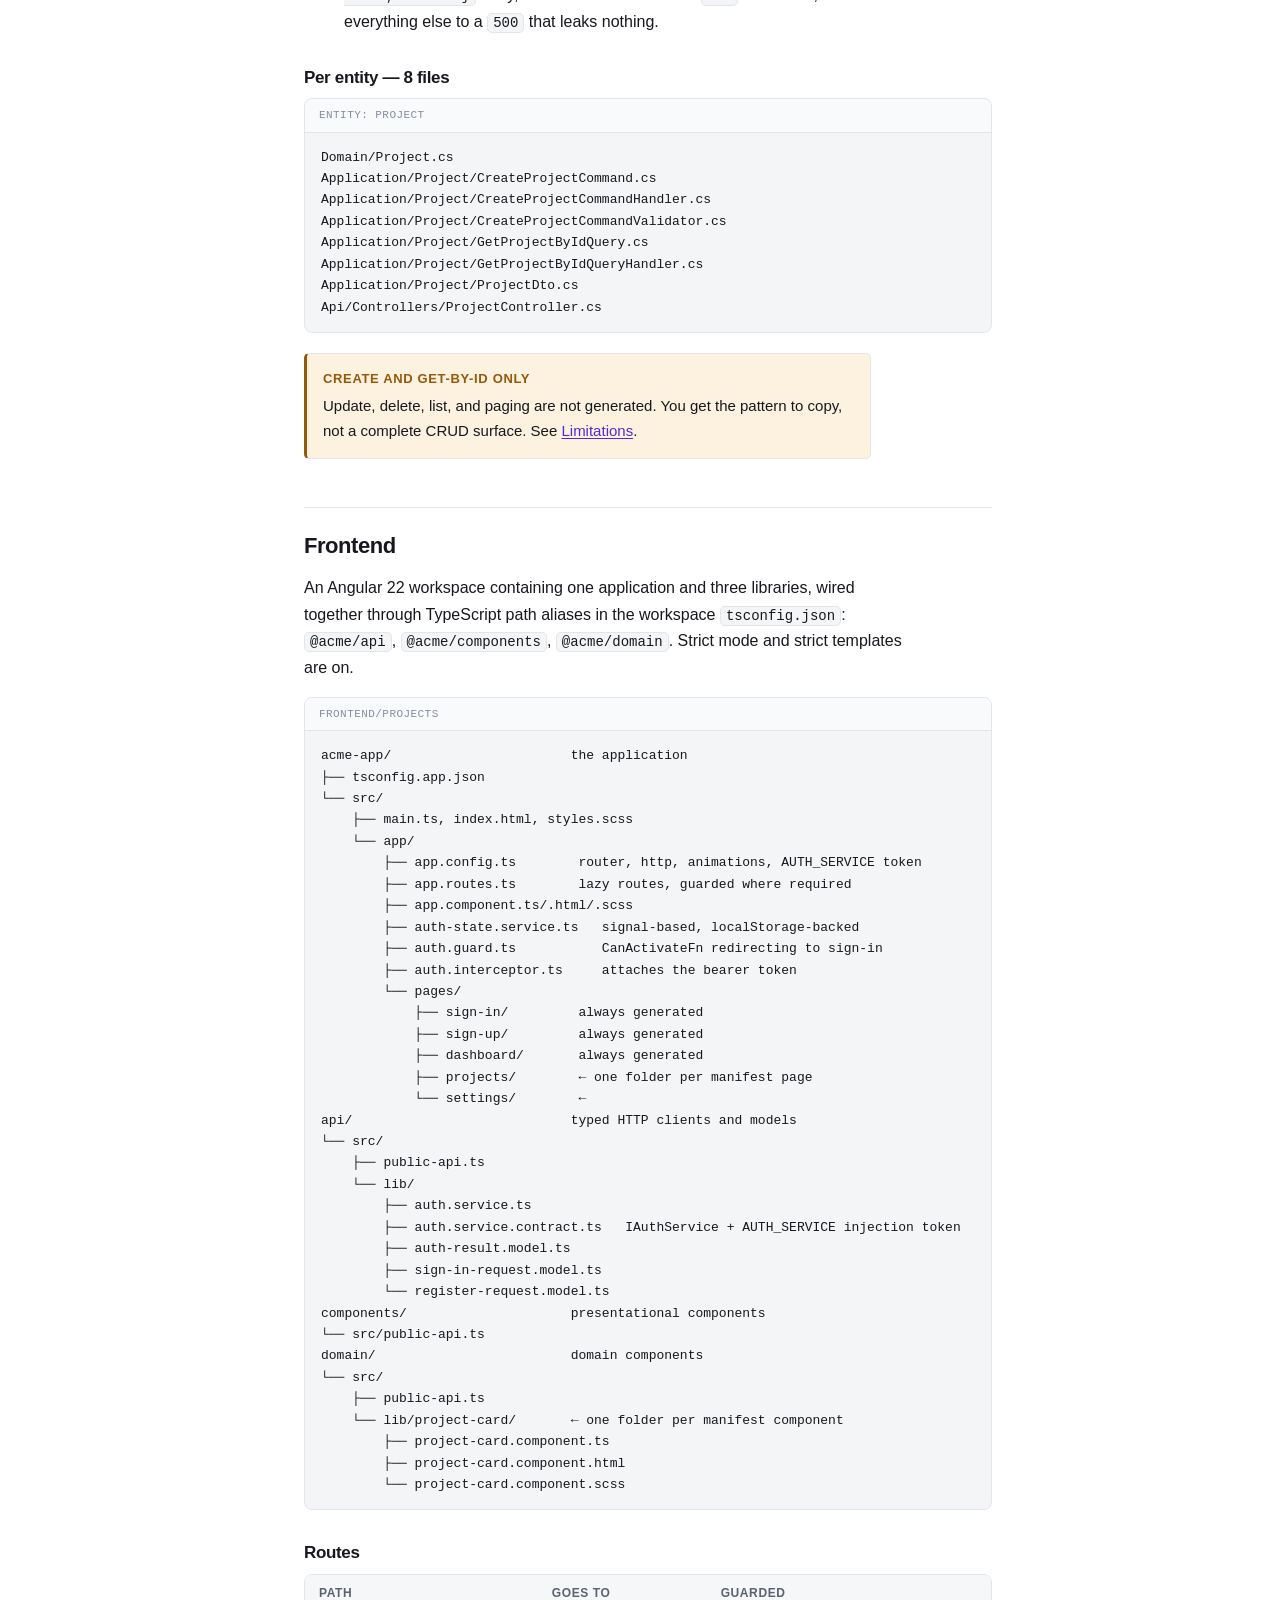
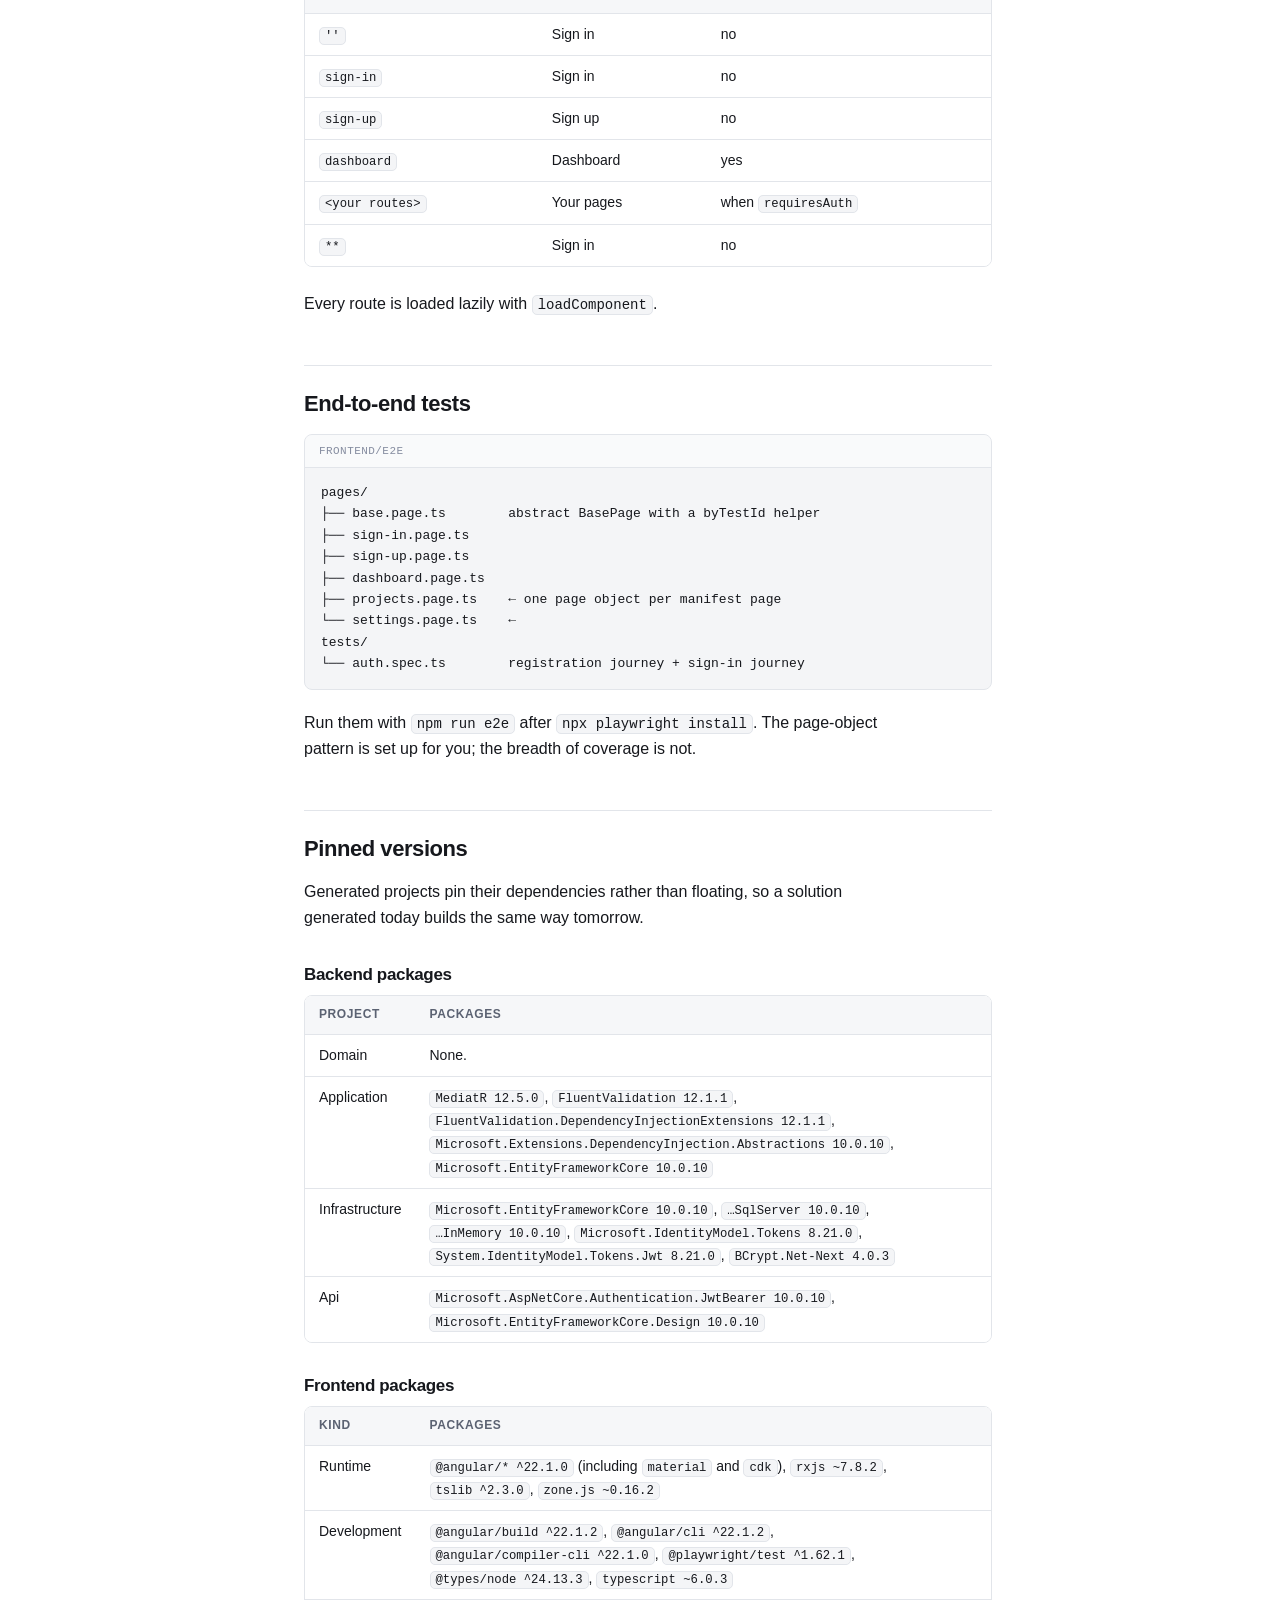
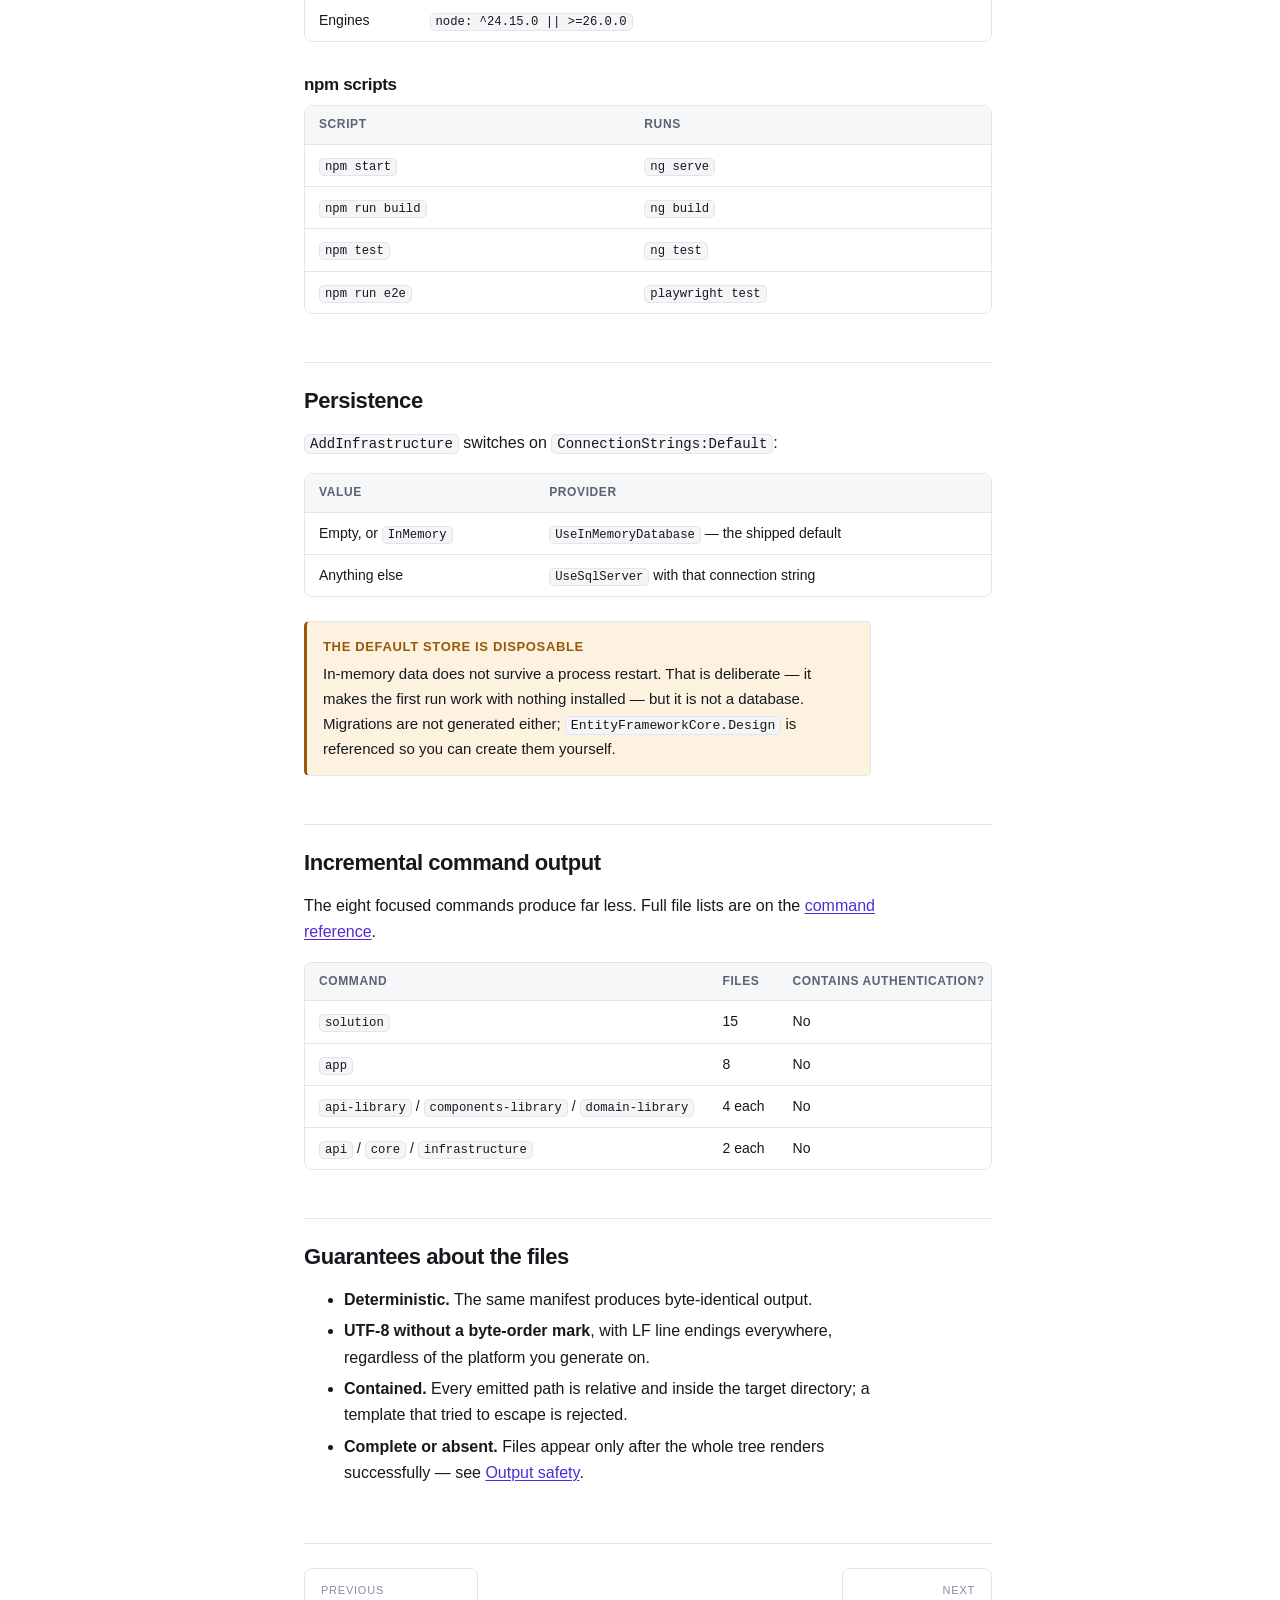
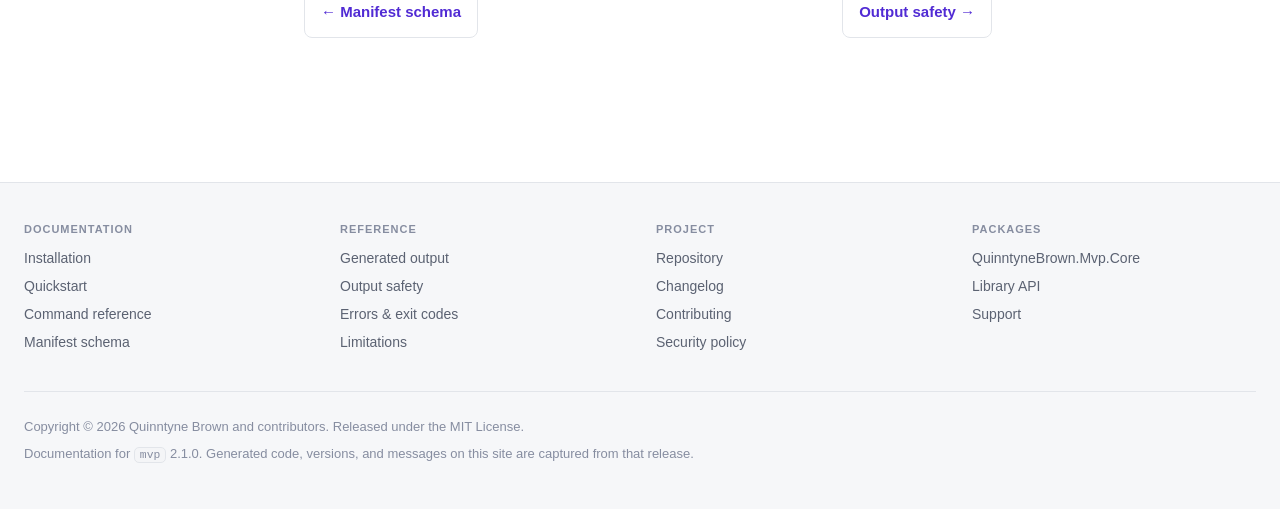
<file: website/generated.html>
<!doctype html>
<html lang="en">
<head>
<meta charset="utf-8">
<meta name="viewport" content="width=device-width, initial-scale=1">
<title>Generated output — mvp</title>
<meta name="description" content="The complete file inventory produced by mvp: backend projects, Angular workspace, Playwright tests, per-entity expansion, and the pinned dependency versions.">
<link rel="icon" href="assets/favicon.svg" type="image/svg+xml">
<link rel="stylesheet" href="assets/styles.css">
<script src="assets/site.js"></script>
</head>
<body>
<a class="skip-link" href="#content">Skip to content</a>

<header class="site-header">
  <button type="button" class="icon-button" id="nav-toggle" aria-expanded="false" aria-controls="sidebar" aria-label="Toggle navigation">
    <svg viewBox="0 0 16 16" fill="none" stroke="currentColor" stroke-width="1.5" stroke-linecap="round" aria-hidden="true"><path d="M2 4h12M2 8h12M2 12h12"/></svg>
  </button>
  <a class="brand" href="index.html">
    <svg viewBox="0 0 32 32" aria-hidden="true"><rect width="32" height="32" rx="7" fill="#512bd4"/><path d="M7 22V10h3.4l3.1 6.2L16.6 10H20v12h-3v-6.6l-2.3 4.6h-2.4L10 15.4V22H7z" fill="#fff"/><path d="M21.8 10h3.1l1.6 5.3 1.6-5.3h1.3l-2.4 8h-2.6l-2.6-8z" fill="#fff" opacity=".62"/></svg>
    <span class="brand-name">mvp</span>
    <span class="version-pill">2.1.0</span>
  </a>
  <span class="header-spacer"></span>
  <nav class="header-links" aria-label="External">
    <a class="desktop-only" href="commands.html">Commands</a>
    <a class="desktop-only" href="manifest.html">Manifest</a>
    <a href="https://github.com/QuinntyneBrown/mvp">GitHub</a>
    <button type="button" class="icon-button" id="theme-toggle" aria-label="Switch theme">
      <svg class="theme-icon-dark" viewBox="0 0 16 16" fill="currentColor" aria-hidden="true"><path d="M6.2 1.6a6.4 6.4 0 108.2 8.2A5.4 5.4 0 016.2 1.6z"/></svg>
      <svg class="theme-icon-light" viewBox="0 0 16 16" fill="none" stroke="currentColor" stroke-width="1.4" stroke-linecap="round" aria-hidden="true"><circle cx="8" cy="8" r="3.1"/><path d="M8 1v1.6M8 13.4V15M15 8h-1.6M2.6 8H1M12.9 3.1l-1.1 1.1M4.2 11.8l-1.1 1.1M12.9 12.9l-1.1-1.1M4.2 4.2L3.1 3.1"/></svg>
    </button>
  </nav>
</header>

<div class="layout">
<nav class="sidebar" id="sidebar" aria-label="Documentation">
  <h2>Getting started</h2>
  <ul>
    <li><a href="index.html">Overview</a></li>
    <li><a href="install.html">Installation</a></li>
    <li><a href="quickstart.html">Quickstart</a></li>
  </ul>
  <h2>Reference</h2>
  <ul>
    <li><a href="commands.html">Command reference</a></li>
    <li><a href="manifest.html">Manifest schema</a></li>
    <li><a href="generated.html">Generated output</a></li>
    <li><a href="output-safety.html">Output safety</a></li>
    <li><a href="errors.html">Errors &amp; exit codes</a></li>
  </ul>
  <h2>Before you commit</h2>
  <ul>
    <li><a href="limitations.html">Limitations</a></li>
    <li><a href="library.html">Library API</a></li>
  </ul>
</nav>

<main id="content">

<p class="eyebrow">Reference</p>
<h1>Generated output</h1>
<p class="lede">
  Exactly what lands on disk, and why the file count is what it is. Every tree on this page
  was captured from a real run of <code>mvp</code> 2.1.0.
</p>

<h2>The file-count formula</h2>

<div class="code" data-no-copy>
  <div class="code-label">dotnet-angular-jwt-mvp</div>
<pre><code>files = 77 + (8 × entities) + (3 × pages) + (3 × components)</code></pre>
</div>

<div class="table-scroll">
<table>
  <thead><tr><th>Manifest</th><th>Arithmetic</th><th>Files</th></tr></thead>
  <tbody>
    <tr><td>Name only</td><td class="nowrap"><code>77</code></td><td class="nowrap">77</td></tr>
    <tr><td><code>samples/sample-mvp.yaml</code> — 2 entities, 2 pages, 1 component</td><td class="nowrap"><code>77 + 16 + 6 + 3</code></td><td class="nowrap">102</td></tr>
    <tr><td>1 entity, 1 page, 1 component</td><td class="nowrap"><code>77 + 8 + 3 + 3</code></td><td class="nowrap">91</td></tr>
  </tbody>
</table>
</div>

<p>
  The 77 baseline files are the solution scaffolding, the authentication vertical slice, the
  Angular workspace, and the Playwright harness — everything that exists regardless of what
  you declare.
</p>

<h2>Top-level layout</h2>

<div class="code" data-no-copy>
  <div class="code-label">out/Acme</div>
<pre><code>out/Acme/
├── README.md                setup notes for the generated solution
├── .gitignore
├── backend/
│   ├── Acme.sln
│   ├── Directory.Build.props
│   ├── Directory.Packages.props
│   ├── global.json
│   ├── .gitignore
│   └── src/
│       ├── Acme.Domain/
│       ├── Acme.Application/
│       ├── Acme.Infrastructure/
│       └── Acme.Api/
└── frontend/
    ├── angular.json
    ├── package.json
    ├── playwright.config.ts
    ├── tsconfig.json
    ├── .gitignore
    ├── e2e/
    └── projects/</code></pre>
</div>

<h2>Backend</h2>

<p>
  Four projects with a strict one-way dependency direction: Domain ← Application ←
  Infrastructure ← Api. <code>Directory.Build.props</code> sets <code>net10.0</code>,
  nullable reference types, implicit usings, warnings-as-errors, and NuGet auditing;
  <code>Directory.Packages.props</code> centralises versions.
</p>

<h3><code>Acme.Domain</code> — entities, no dependencies</h3>

<div class="code" data-no-copy>
  <div class="code-label">backend/src/Acme.Domain</div>
<pre><code>Acme.Domain.csproj      no package references at all
User.cs
RefreshToken.cs
Project.cs              ← one file per manifest entity
Task.cs                 ←</code></pre>
</div>

<h3><code>Acme.Application</code> — use cases</h3>

<div class="code" data-no-copy>
  <div class="code-label">backend/src/Acme.Application</div>
<pre><code>Acme.Application.csproj
DependencyInjection.cs                 AddApplication()
Abstractions/
├── IAppDbContext.cs
├── IClock.cs
├── ICurrentUser.cs
├── IJwtTokenIssuer.cs
└── IPasswordHasher.cs
Auth/
├── AuthResult.cs
├── RegisterCommand.cs / Handler / Validator
├── SignInCommand.cs / Handler / Validator
├── InvalidCredentialsException.cs
└── EmailAlreadyRegisteredException.cs
Behaviors/
└── ValidationBehavior.cs              FluentValidation as a MediatR pipeline step
Project/                               ← one folder per manifest entity
Task/                                  ←</code></pre>
</div>

<h3><code>Acme.Infrastructure</code> — the outside world</h3>

<div class="code" data-no-copy>
  <div class="code-label">backend/src/Acme.Infrastructure</div>
<pre><code>Acme.Infrastructure.csproj
AppDbContext.cs
BCryptPasswordHasher.cs         WorkFactor = 12
JwtOptions.cs
JwtTokenIssuer.cs
SystemClock.cs
HttpContextCurrentUser.cs
DependencyInjection.cs          AddInfrastructure(configuration)</code></pre>
</div>

<h3><code>Acme.Api</code> — the HTTP surface</h3>

<div class="code" data-no-copy>
  <div class="code-label">backend/src/Acme.Api</div>
<pre><code>Acme.Api.csproj
Program.cs
appsettings.json
Controllers/
├── AuthController.cs           POST /api/auth/register, POST /api/auth/sign-in
├── RegisterRequest.cs
├── SignInRequest.cs
├── ProjectController.cs        ← one controller per manifest entity
└── TaskController.cs           ←</code></pre>
</div>

<h3>What <code>Program.cs</code> configures</h3>

<ul>
  <li><strong>JWT bearer authentication</strong> validating issuer, audience, lifetime, and
  signing key, with a 30-second clock skew.</li>
  <li><strong>CORS</strong> restricted to <code>http://localhost:4200</code> with
  credentials allowed — an explicit origin, never a wildcard.</li>
  <li><strong>A global exception handler</strong> mapping validation failures to
  <code>400</code> with a <code>{ title, errors }</code> body, authentication failures to
  <code>400</code> with a title, and everything else to a <code>500</code> that leaks
  nothing.</li>
</ul>

<h3>Per entity — 8 files</h3>

<div class="code" data-no-copy>
  <div class="code-label">entity: Project</div>
<pre><code>Domain/Project.cs
Application/Project/CreateProjectCommand.cs
Application/Project/CreateProjectCommandHandler.cs
Application/Project/CreateProjectCommandValidator.cs
Application/Project/GetProjectByIdQuery.cs
Application/Project/GetProjectByIdQueryHandler.cs
Application/Project/ProjectDto.cs
Api/Controllers/ProjectController.cs</code></pre>
</div>

<div class="callout warning">
  <span class="callout-title">Create and get-by-id only</span>
  <p>Update, delete, list, and paging are not generated. You get the pattern to copy, not a
  complete CRUD surface. See <a href="limitations.html">Limitations</a>.</p>
</div>

<h2>Frontend</h2>

<p>
  An Angular 22 workspace containing one application and three libraries, wired together
  through TypeScript path aliases in the workspace <code>tsconfig.json</code>:
  <code>@acme/api</code>, <code>@acme/components</code>, <code>@acme/domain</code>.
  Strict mode and strict templates are on.
</p>

<div class="code" data-no-copy>
  <div class="code-label">frontend/projects</div>
<pre><code>acme-app/                       the application
├── tsconfig.app.json
└── src/
    ├── main.ts, index.html, styles.scss
    └── app/
        ├── app.config.ts        router, http, animations, AUTH_SERVICE token
        ├── app.routes.ts        lazy routes, guarded where required
        ├── app.component.ts/.html/.scss
        ├── auth-state.service.ts   signal-based, localStorage-backed
        ├── auth.guard.ts           CanActivateFn redirecting to sign-in
        ├── auth.interceptor.ts     attaches the bearer token
        └── pages/
            ├── sign-in/         always generated
            ├── sign-up/         always generated
            ├── dashboard/       always generated
            ├── projects/        ← one folder per manifest page
            └── settings/        ←
api/                            typed HTTP clients and models
└── src/
    ├── public-api.ts
    └── lib/
        ├── auth.service.ts
        ├── auth.service.contract.ts   IAuthService + AUTH_SERVICE injection token
        ├── auth-result.model.ts
        ├── sign-in-request.model.ts
        └── register-request.model.ts
components/                     presentational components
└── src/public-api.ts
domain/                         domain components
└── src/
    ├── public-api.ts
    └── lib/project-card/       ← one folder per manifest component
        ├── project-card.component.ts
        ├── project-card.component.html
        └── project-card.component.scss</code></pre>
</div>

<h3>Routes</h3>

<div class="table-scroll">
<table>
  <thead><tr><th>Path</th><th>Goes to</th><th>Guarded</th></tr></thead>
  <tbody>
    <tr><td class="nowrap"><code>''</code></td><td>Sign in</td><td class="nowrap">no</td></tr>
    <tr><td class="nowrap"><code>sign-in</code></td><td>Sign in</td><td class="nowrap">no</td></tr>
    <tr><td class="nowrap"><code>sign-up</code></td><td>Sign up</td><td class="nowrap">no</td></tr>
    <tr><td class="nowrap"><code>dashboard</code></td><td>Dashboard</td><td class="nowrap">yes</td></tr>
    <tr><td class="nowrap"><code>&lt;your routes&gt;</code></td><td>Your pages</td><td class="nowrap">when <code>requiresAuth</code></td></tr>
    <tr><td class="nowrap"><code>**</code></td><td>Sign in</td><td class="nowrap">no</td></tr>
  </tbody>
</table>
</div>

<p>Every route is loaded lazily with <code>loadComponent</code>.</p>

<h2>End-to-end tests</h2>

<div class="code" data-no-copy>
  <div class="code-label">frontend/e2e</div>
<pre><code>pages/
├── base.page.ts        abstract BasePage with a byTestId helper
├── sign-in.page.ts
├── sign-up.page.ts
├── dashboard.page.ts
├── projects.page.ts    ← one page object per manifest page
└── settings.page.ts    ←
tests/
└── auth.spec.ts        registration journey + sign-in journey</code></pre>
</div>

<p>
  Run them with <code>npm run e2e</code> after <code>npx playwright install</code>. The
  page-object pattern is set up for you; the breadth of coverage is not.
</p>

<h2>Pinned versions</h2>

<p>
  Generated projects pin their dependencies rather than floating, so a solution generated
  today builds the same way tomorrow.
</p>

<h3>Backend packages</h3>

<div class="table-scroll">
<table>
  <thead><tr><th>Project</th><th>Packages</th></tr></thead>
  <tbody>
    <tr>
      <td class="nowrap">Domain</td>
      <td>None.</td>
    </tr>
    <tr>
      <td class="nowrap">Application</td>
      <td><code>MediatR 12.5.0</code>, <code>FluentValidation 12.1.1</code>,
      <code>FluentValidation.DependencyInjectionExtensions 12.1.1</code>,
      <code>Microsoft.Extensions.DependencyInjection.Abstractions 10.0.10</code>,
      <code>Microsoft.EntityFrameworkCore 10.0.10</code></td>
    </tr>
    <tr>
      <td class="nowrap">Infrastructure</td>
      <td><code>Microsoft.EntityFrameworkCore 10.0.10</code>,
      <code>…SqlServer 10.0.10</code>, <code>…InMemory 10.0.10</code>,
      <code>Microsoft.IdentityModel.Tokens 8.21.0</code>,
      <code>System.IdentityModel.Tokens.Jwt 8.21.0</code>,
      <code>BCrypt.Net-Next 4.0.3</code></td>
    </tr>
    <tr>
      <td class="nowrap">Api</td>
      <td><code>Microsoft.AspNetCore.Authentication.JwtBearer 10.0.10</code>,
      <code>Microsoft.EntityFrameworkCore.Design 10.0.10</code></td>
    </tr>
  </tbody>
</table>
</div>

<h3>Frontend packages</h3>

<div class="table-scroll">
<table>
  <thead><tr><th>Kind</th><th>Packages</th></tr></thead>
  <tbody>
    <tr>
      <td class="nowrap">Runtime</td>
      <td><code>@angular/* ^22.1.0</code> (including <code>material</code> and
      <code>cdk</code>), <code>rxjs ~7.8.2</code>, <code>tslib ^2.3.0</code>,
      <code>zone.js ~0.16.2</code></td>
    </tr>
    <tr>
      <td class="nowrap">Development</td>
      <td><code>@angular/build ^22.1.2</code>, <code>@angular/cli ^22.1.2</code>,
      <code>@angular/compiler-cli ^22.1.0</code>, <code>@playwright/test ^1.62.1</code>,
      <code>@types/node ^24.13.3</code>, <code>typescript ~6.0.3</code></td>
    </tr>
    <tr>
      <td class="nowrap">Engines</td>
      <td><code>node: ^24.15.0 || &gt;=26.0.0</code></td>
    </tr>
  </tbody>
</table>
</div>

<h3>npm scripts</h3>

<div class="table-scroll">
<table>
  <thead><tr><th>Script</th><th>Runs</th></tr></thead>
  <tbody>
    <tr><td class="nowrap"><code>npm start</code></td><td><code>ng serve</code></td></tr>
    <tr><td class="nowrap"><code>npm run build</code></td><td><code>ng build</code></td></tr>
    <tr><td class="nowrap"><code>npm test</code></td><td><code>ng test</code></td></tr>
    <tr><td class="nowrap"><code>npm run e2e</code></td><td><code>playwright test</code></td></tr>
  </tbody>
</table>
</div>

<h2>Persistence</h2>

<p>
  <code>AddInfrastructure</code> switches on <code>ConnectionStrings:Default</code>:
</p>

<div class="table-scroll">
<table>
  <thead><tr><th>Value</th><th>Provider</th></tr></thead>
  <tbody>
    <tr><td class="nowrap">Empty, or <code>InMemory</code></td><td><code>UseInMemoryDatabase</code> — the shipped default</td></tr>
    <tr><td class="nowrap">Anything else</td><td><code>UseSqlServer</code> with that connection string</td></tr>
  </tbody>
</table>
</div>

<div class="callout warning">
  <span class="callout-title">The default store is disposable</span>
  <p>In-memory data does not survive a process restart. That is deliberate — it makes the
  first run work with nothing installed — but it is not a database. Migrations are not
  generated either; <code>EntityFrameworkCore.Design</code> is referenced so you can create
  them yourself.</p>
</div>

<h2>Incremental command output</h2>

<p>
  The eight focused commands produce far less. Full file lists are on the
  <a href="commands.html#incremental-commands">command reference</a>.
</p>

<div class="table-scroll">
<table>
  <thead><tr><th>Command</th><th>Files</th><th>Contains authentication?</th></tr></thead>
  <tbody>
    <tr><td class="nowrap"><code>solution</code></td><td class="nowrap">15</td><td>No</td></tr>
    <tr><td class="nowrap"><code>app</code></td><td class="nowrap">8</td><td>No</td></tr>
    <tr><td class="nowrap"><code>api-library</code> / <code>components-library</code> / <code>domain-library</code></td><td class="nowrap">4 each</td><td>No</td></tr>
    <tr><td class="nowrap"><code>api</code> / <code>core</code> / <code>infrastructure</code></td><td class="nowrap">2 each</td><td>No</td></tr>
  </tbody>
</table>
</div>

<h2>Guarantees about the files</h2>

<ul>
  <li><strong>Deterministic.</strong> The same manifest produces byte-identical output.</li>
  <li><strong>UTF-8 without a byte-order mark</strong>, with LF line endings everywhere,
  regardless of the platform you generate on.</li>
  <li><strong>Contained.</strong> Every emitted path is relative and inside the target
  directory; a template that tried to escape is rejected.</li>
  <li><strong>Complete or absent.</strong> Files appear only after the whole tree renders
  successfully — see <a href="output-safety.html">Output safety</a>.</li>
</ul>

<nav class="page-nav" aria-label="Pagination">
  <a href="manifest.html"><span class="dir">Previous</span><span class="label">← Manifest schema</span></a>
  <a class="next" href="output-safety.html"><span class="dir">Next</span><span class="label">Output safety →</span></a>
</nav>

</main>

<aside class="toc" id="toc" aria-label="On this page"></aside>
</div>

<footer class="site-footer">
  <div class="footer-inner">
    <div>
      <h2>Documentation</h2>
      <ul>
        <li><a href="install.html">Installation</a></li>
        <li><a href="quickstart.html">Quickstart</a></li>
        <li><a href="commands.html">Command reference</a></li>
        <li><a href="manifest.html">Manifest schema</a></li>
      </ul>
    </div>
    <div>
      <h2>Reference</h2>
      <ul>
        <li><a href="generated.html">Generated output</a></li>
        <li><a href="output-safety.html">Output safety</a></li>
        <li><a href="errors.html">Errors &amp; exit codes</a></li>
        <li><a href="limitations.html">Limitations</a></li>
      </ul>
    </div>
    <div>
      <h2>Project</h2>
      <ul>
        <li><a href="https://github.com/QuinntyneBrown/mvp">Repository</a></li>
        <li><a href="https://github.com/QuinntyneBrown/mvp/blob/main/CHANGELOG.md">Changelog</a></li>
        <li><a href="https://github.com/QuinntyneBrown/mvp/blob/main/CONTRIBUTING.md">Contributing</a></li>
        <li><a href="https://github.com/QuinntyneBrown/mvp/blob/main/SECURITY.md">Security policy</a></li>
      </ul>
    </div>
    <div>
      <h2>Packages</h2>
      <ul>
        <li><a href="https://www.nuget.org/packages/QuinntyneBrown.Mvp.Core">QuinntyneBrown.Mvp.Core</a></li>
        <li><a href="library.html">Library API</a></li>
        <li><a href="https://github.com/QuinntyneBrown/mvp/blob/main/SUPPORT.md">Support</a></li>
      </ul>
    </div>
  </div>
  <div class="footer-legal">
    <p>Copyright © 2026 Quinntyne Brown and contributors. Released under the MIT License.</p>
    <p>Documentation for <code>mvp</code> 2.1.0. Generated code, versions, and messages on this
    site are captured from that release.</p>
  </div>
</footer>

</body>
</html>
</file>
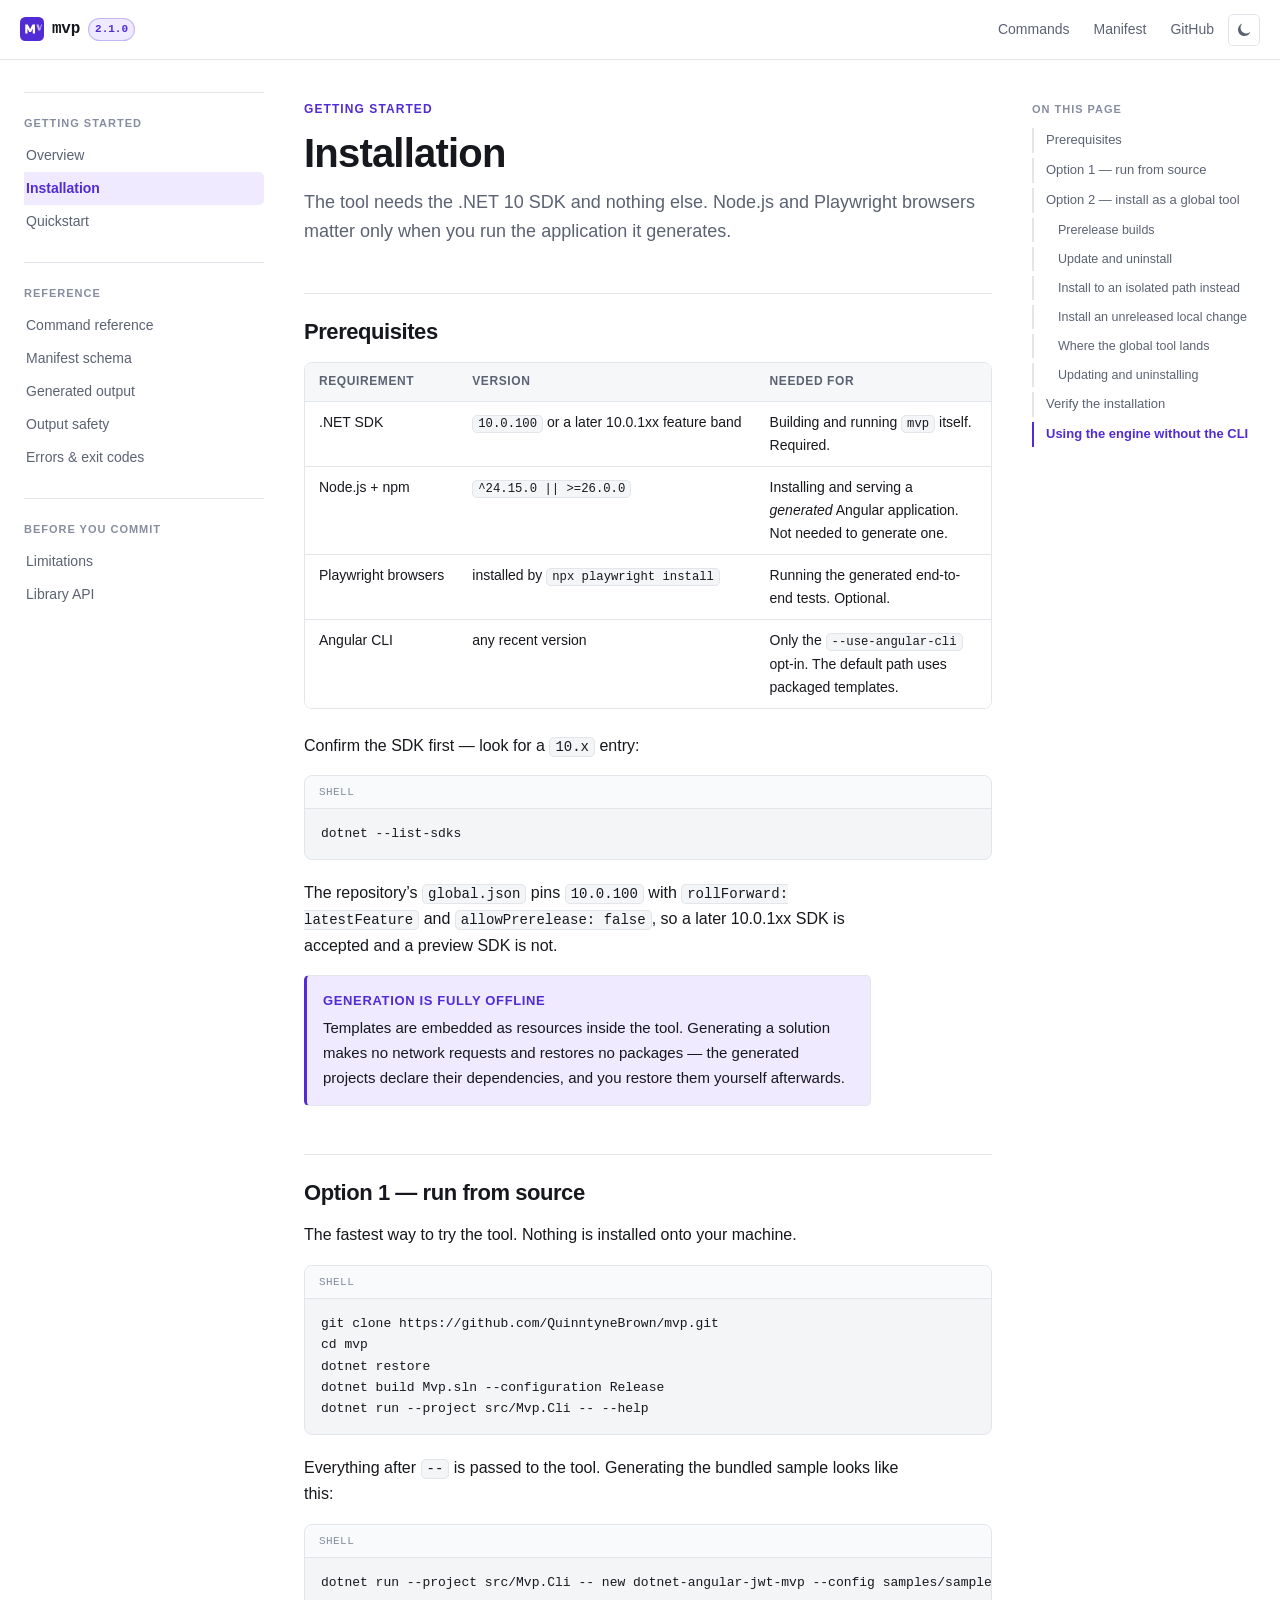
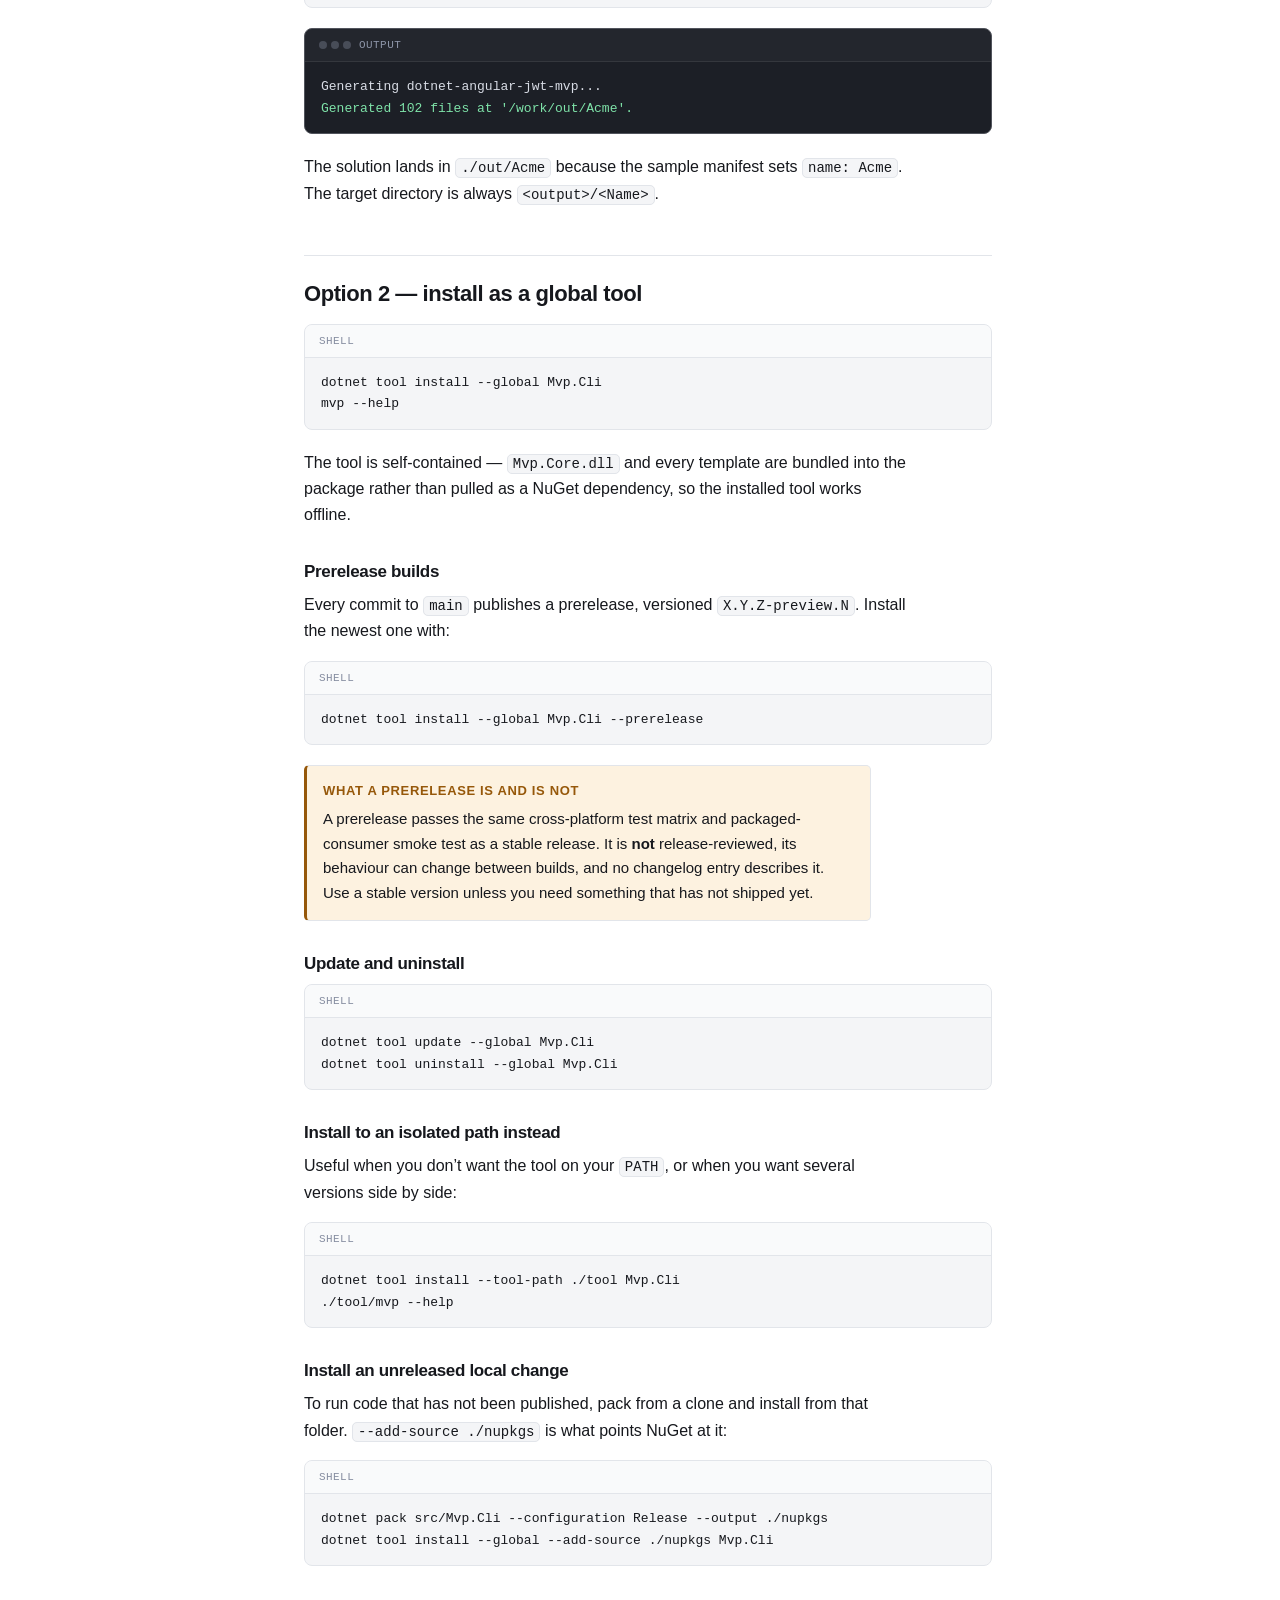
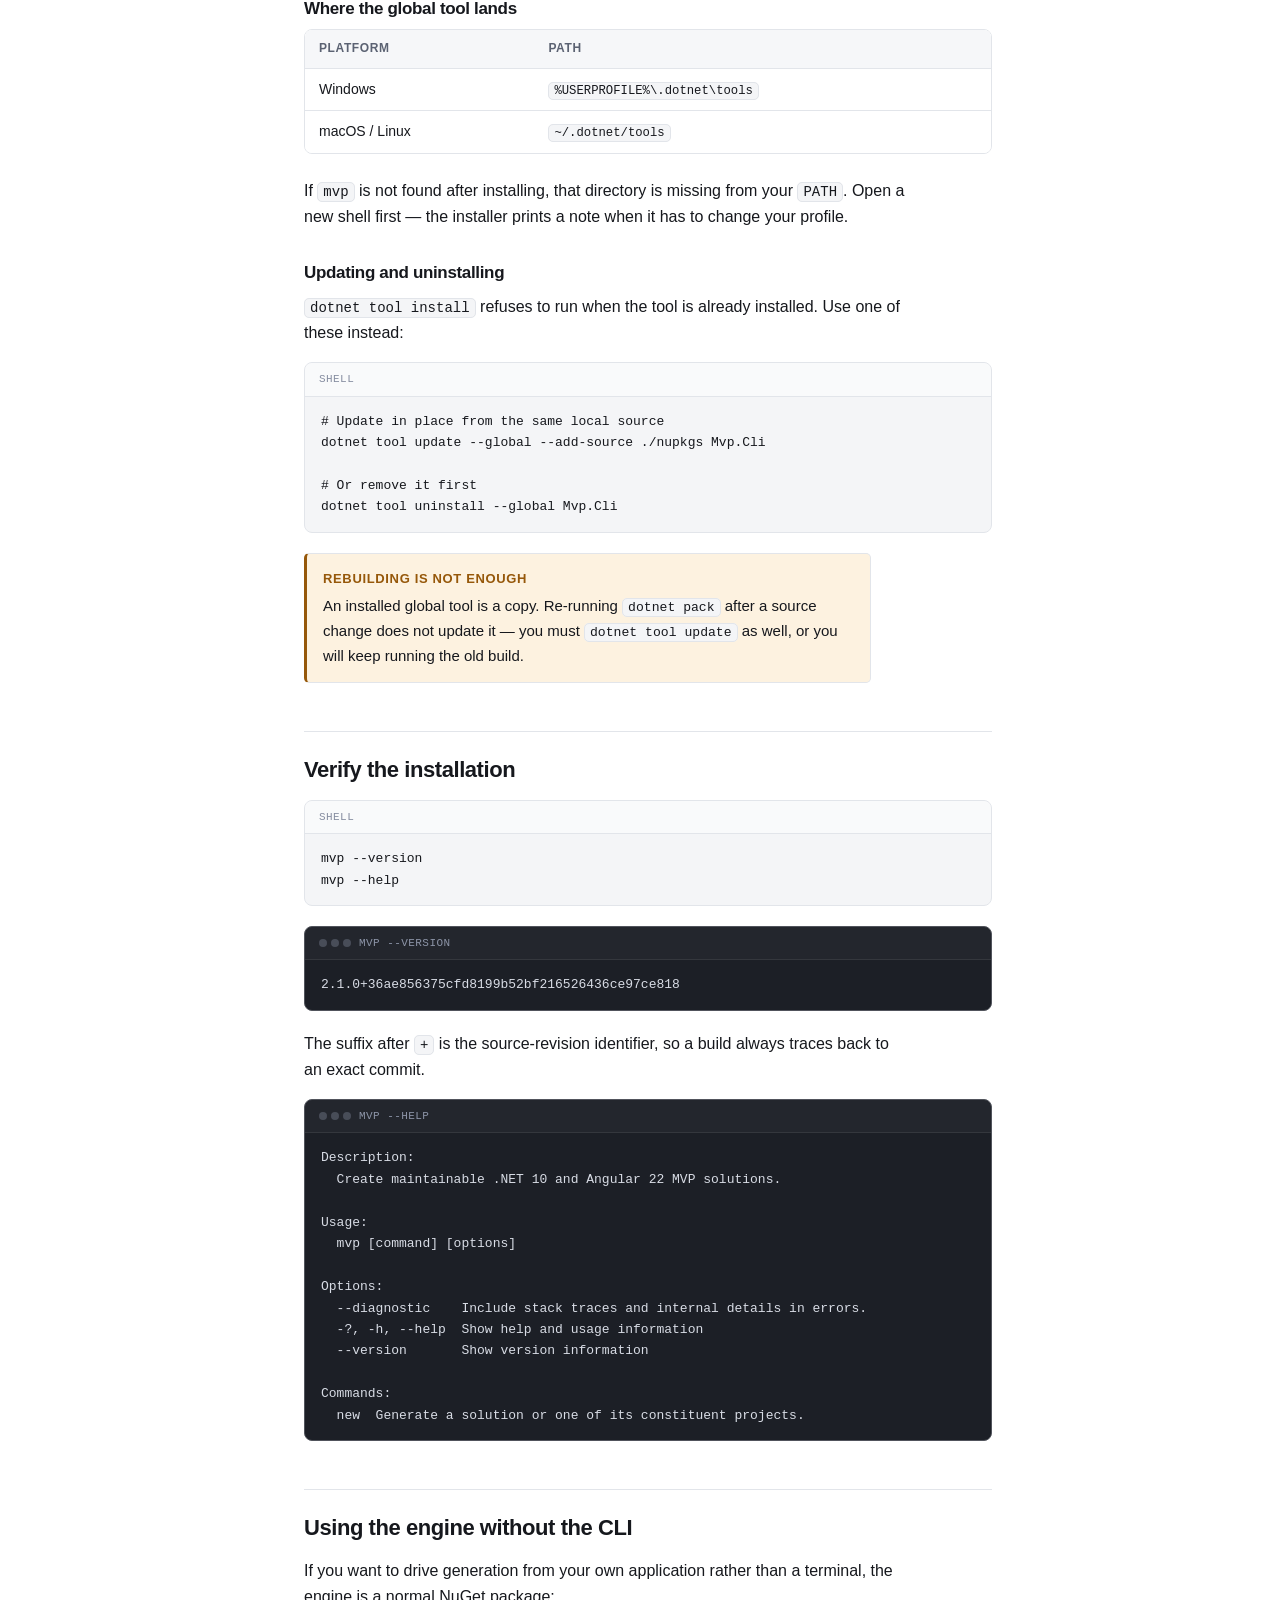
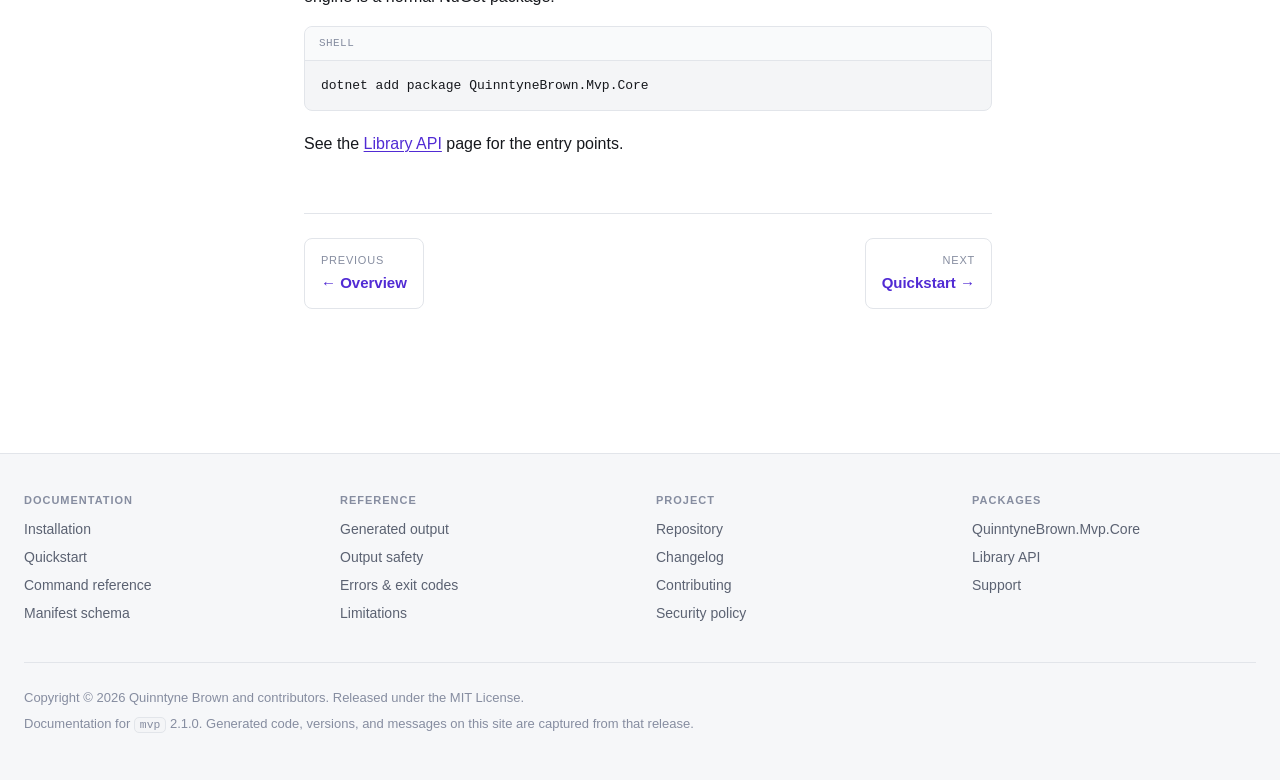
<file: website/install.html>
<!doctype html>
<html lang="en">
<head>
<meta charset="utf-8">
<meta name="viewport" content="width=device-width, initial-scale=1">
<title>Installation — mvp</title>
<meta name="description" content="Prerequisites for the mvp CLI, how to run it from source, and how to pack and install it as a .NET global tool.">
<link rel="icon" href="assets/favicon.svg" type="image/svg+xml">
<link rel="stylesheet" href="assets/styles.css">
<script src="assets/site.js"></script>
</head>
<body>
<a class="skip-link" href="#content">Skip to content</a>

<header class="site-header">
  <button type="button" class="icon-button" id="nav-toggle" aria-expanded="false" aria-controls="sidebar" aria-label="Toggle navigation">
    <svg viewBox="0 0 16 16" fill="none" stroke="currentColor" stroke-width="1.5" stroke-linecap="round" aria-hidden="true"><path d="M2 4h12M2 8h12M2 12h12"/></svg>
  </button>
  <a class="brand" href="index.html">
    <svg viewBox="0 0 32 32" aria-hidden="true"><rect width="32" height="32" rx="7" fill="#512bd4"/><path d="M7 22V10h3.4l3.1 6.2L16.6 10H20v12h-3v-6.6l-2.3 4.6h-2.4L10 15.4V22H7z" fill="#fff"/><path d="M21.8 10h3.1l1.6 5.3 1.6-5.3h1.3l-2.4 8h-2.6l-2.6-8z" fill="#fff" opacity=".62"/></svg>
    <span class="brand-name">mvp</span>
    <span class="version-pill">2.1.0</span>
  </a>
  <span class="header-spacer"></span>
  <nav class="header-links" aria-label="External">
    <a class="desktop-only" href="commands.html">Commands</a>
    <a class="desktop-only" href="manifest.html">Manifest</a>
    <a href="https://github.com/QuinntyneBrown/mvp">GitHub</a>
    <button type="button" class="icon-button" id="theme-toggle" aria-label="Switch theme">
      <svg class="theme-icon-dark" viewBox="0 0 16 16" fill="currentColor" aria-hidden="true"><path d="M6.2 1.6a6.4 6.4 0 108.2 8.2A5.4 5.4 0 016.2 1.6z"/></svg>
      <svg class="theme-icon-light" viewBox="0 0 16 16" fill="none" stroke="currentColor" stroke-width="1.4" stroke-linecap="round" aria-hidden="true"><circle cx="8" cy="8" r="3.1"/><path d="M8 1v1.6M8 13.4V15M15 8h-1.6M2.6 8H1M12.9 3.1l-1.1 1.1M4.2 11.8l-1.1 1.1M12.9 12.9l-1.1-1.1M4.2 4.2L3.1 3.1"/></svg>
    </button>
  </nav>
</header>

<div class="layout">
<nav class="sidebar" id="sidebar" aria-label="Documentation">
  <h2>Getting started</h2>
  <ul>
    <li><a href="index.html">Overview</a></li>
    <li><a href="install.html">Installation</a></li>
    <li><a href="quickstart.html">Quickstart</a></li>
  </ul>
  <h2>Reference</h2>
  <ul>
    <li><a href="commands.html">Command reference</a></li>
    <li><a href="manifest.html">Manifest schema</a></li>
    <li><a href="generated.html">Generated output</a></li>
    <li><a href="output-safety.html">Output safety</a></li>
    <li><a href="errors.html">Errors &amp; exit codes</a></li>
  </ul>
  <h2>Before you commit</h2>
  <ul>
    <li><a href="limitations.html">Limitations</a></li>
    <li><a href="library.html">Library API</a></li>
  </ul>
</nav>

<main id="content">

<p class="eyebrow">Getting started</p>
<h1>Installation</h1>
<p class="lede">
  The tool needs the .NET 10 SDK and nothing else. Node.js and Playwright browsers matter
  only when you run the application it generates.
</p>

<h2>Prerequisites</h2>

<div class="table-scroll">
<table>
  <thead>
    <tr><th>Requirement</th><th>Version</th><th>Needed for</th></tr>
  </thead>
  <tbody>
    <tr>
      <td class="nowrap">.NET SDK</td>
      <td class="nowrap"><code>10.0.100</code> or a later 10.0.1xx feature band</td>
      <td>Building and running <code>mvp</code> itself. Required.</td>
    </tr>
    <tr>
      <td class="nowrap">Node.js + npm</td>
      <td class="nowrap"><code>^24.15.0 || &gt;=26.0.0</code></td>
      <td>Installing and serving a <em>generated</em> Angular application. Not needed to generate one.</td>
    </tr>
    <tr>
      <td class="nowrap">Playwright browsers</td>
      <td class="nowrap">installed by <code>npx playwright install</code></td>
      <td>Running the generated end-to-end tests. Optional.</td>
    </tr>
    <tr>
      <td class="nowrap">Angular CLI</td>
      <td class="nowrap">any recent version</td>
      <td>Only the <code>--use-angular-cli</code> opt-in. The default path uses packaged templates.</td>
    </tr>
  </tbody>
</table>
</div>

<p>Confirm the SDK first — look for a <code>10.x</code> entry:</p>

<div class="code">
  <div class="code-label">shell</div>
<pre><code>dotnet --list-sdks</code></pre>
</div>

<p>
  The repository’s <code>global.json</code> pins <code>10.0.100</code> with
  <code>rollForward: latestFeature</code> and <code>allowPrerelease: false</code>, so a
  later 10.0.1xx SDK is accepted and a preview SDK is not.
</p>

<div class="callout note">
  <span class="callout-title">Generation is fully offline</span>
  <p>Templates are embedded as resources inside the tool. Generating a solution makes no
  network requests and restores no packages — the generated projects declare their
  dependencies, and you restore them yourself afterwards.</p>
</div>

<h2>Option 1 — run from source</h2>

<p>The fastest way to try the tool. Nothing is installed onto your machine.</p>

<div class="code">
  <div class="code-label">shell</div>
<pre><code>git clone https://github.com/QuinntyneBrown/mvp.git
cd mvp
dotnet restore
dotnet build Mvp.sln --configuration Release
dotnet run --project src/Mvp.Cli -- --help</code></pre>
</div>

<p>
  Everything after <code>--</code> is passed to the tool. Generating the bundled sample
  looks like this:
</p>

<div class="code">
  <div class="code-label">shell</div>
<pre><code>dotnet run --project src/Mvp.Cli -- new dotnet-angular-jwt-mvp --config samples/sample-mvp.yaml --output ./out</code></pre>
</div>

<div class="terminal">
  <div class="terminal-label"><span class="dots"><i></i><i></i><i></i></span> output</div>
<pre><code><span class="muted">Generating dotnet-angular-jwt-mvp...</span>
<span class="ok">Generated 102 files at '/work/out/Acme'.</span></code></pre>
</div>

<p>
  The solution lands in <code>./out/Acme</code> because the sample manifest sets
  <code>name: Acme</code>. The target directory is always
  <code>&lt;output&gt;/&lt;Name&gt;</code>.
</p>

<h2>Option 2 — install as a global tool</h2>

<div class="code">
  <div class="code-label">shell</div>
<pre><code>dotnet tool install --global Mvp.Cli
mvp --help</code></pre>
</div>

<p>
  The tool is self-contained — <code>Mvp.Core.dll</code> and every template are bundled
  into the package rather than pulled as a NuGet dependency, so the installed tool works
  offline.
</p>

<h3>Prerelease builds</h3>

<p>
  Every commit to <code>main</code> publishes a prerelease, versioned
  <code>X.Y.Z-preview.N</code>. Install the newest one with:
</p>

<div class="code">
  <div class="code-label">shell</div>
<pre><code>dotnet tool install --global Mvp.Cli --prerelease</code></pre>
</div>

<div class="callout warning">
  <span class="callout-title">What a prerelease is and is not</span>
  <p>A prerelease passes the same cross-platform test matrix and packaged-consumer smoke
  test as a stable release. It is <strong>not</strong> release-reviewed, its behaviour can
  change between builds, and no changelog entry describes it. Use a stable version unless
  you need something that has not shipped yet.</p>
</div>

<h3>Update and uninstall</h3>

<div class="code">
  <div class="code-label">shell</div>
<pre><code>dotnet tool update --global Mvp.Cli
dotnet tool uninstall --global Mvp.Cli</code></pre>
</div>

<h3>Install to an isolated path instead</h3>

<p>
  Useful when you don’t want the tool on your <code>PATH</code>, or when you want several
  versions side by side:
</p>

<div class="code">
  <div class="code-label">shell</div>
<pre><code>dotnet tool install --tool-path ./tool Mvp.Cli
./tool/mvp --help</code></pre>
</div>

<h3>Install an unreleased local change</h3>

<p>
  To run code that has not been published, pack from a clone and install from that folder.
  <code>--add-source ./nupkgs</code> is what points NuGet at it:
</p>

<div class="code">
  <div class="code-label">shell</div>
<pre><code>dotnet pack src/Mvp.Cli --configuration Release --output ./nupkgs
dotnet tool install --global --add-source ./nupkgs Mvp.Cli</code></pre>
</div>

<h3>Where the global tool lands</h3>

<div class="table-scroll">
<table>
  <thead><tr><th>Platform</th><th>Path</th></tr></thead>
  <tbody>
    <tr><td class="nowrap">Windows</td><td><code>%USERPROFILE%\.dotnet\tools</code></td></tr>
    <tr><td class="nowrap">macOS / Linux</td><td><code>~/.dotnet/tools</code></td></tr>
  </tbody>
</table>
</div>

<p>
  If <code>mvp</code> is not found after installing, that directory is missing from your
  <code>PATH</code>. Open a new shell first — the installer prints a note when it has to
  change your profile.
</p>

<h3>Updating and uninstalling</h3>

<p>
  <code>dotnet tool install</code> refuses to run when the tool is already installed. Use
  one of these instead:
</p>

<div class="code">
  <div class="code-label">shell</div>
<pre><code># Update in place from the same local source
dotnet tool update --global --add-source ./nupkgs Mvp.Cli

# Or remove it first
dotnet tool uninstall --global Mvp.Cli</code></pre>
</div>

<div class="callout warning">
  <span class="callout-title">Rebuilding is not enough</span>
  <p>An installed global tool is a copy. Re-running <code>dotnet pack</code> after a source
  change does not update it — you must <code>dotnet tool update</code> as well, or you will
  keep running the old build.</p>
</div>

<h2>Verify the installation</h2>

<div class="code">
  <div class="code-label">shell</div>
<pre><code>mvp --version
mvp --help</code></pre>
</div>

<div class="terminal">
  <div class="terminal-label"><span class="dots"><i></i><i></i><i></i></span> mvp --version</div>
<pre><code>2.1.0+36ae856375cfd8199b52bf216526436ce97ce818</code></pre>
</div>

<p>
  The suffix after <code>+</code> is the source-revision identifier, so a build always
  traces back to an exact commit.
</p>

<div class="terminal">
  <div class="terminal-label"><span class="dots"><i></i><i></i><i></i></span> mvp --help</div>
<pre><code>Description:
  Create maintainable .NET 10 and Angular 22 MVP solutions.

Usage:
  mvp [command] [options]

Options:
  --diagnostic    Include stack traces and internal details in errors.
  -?, -h, --help  Show help and usage information
  --version       Show version information

Commands:
  new  Generate a solution or one of its constituent projects.</code></pre>
</div>

<h2>Using the engine without the CLI</h2>

<p>
  If you want to drive generation from your own application rather than a terminal, the
  engine is a normal NuGet package:
</p>

<div class="code">
  <div class="code-label">shell</div>
<pre><code>dotnet add package QuinntyneBrown.Mvp.Core</code></pre>
</div>

<p>See the <a href="library.html">Library API</a> page for the entry points.</p>

<nav class="page-nav" aria-label="Pagination">
  <a href="index.html"><span class="dir">Previous</span><span class="label">← Overview</span></a>
  <a class="next" href="quickstart.html"><span class="dir">Next</span><span class="label">Quickstart →</span></a>
</nav>

</main>

<aside class="toc" id="toc" aria-label="On this page"></aside>
</div>

<footer class="site-footer">
  <div class="footer-inner">
    <div>
      <h2>Documentation</h2>
      <ul>
        <li><a href="install.html">Installation</a></li>
        <li><a href="quickstart.html">Quickstart</a></li>
        <li><a href="commands.html">Command reference</a></li>
        <li><a href="manifest.html">Manifest schema</a></li>
      </ul>
    </div>
    <div>
      <h2>Reference</h2>
      <ul>
        <li><a href="generated.html">Generated output</a></li>
        <li><a href="output-safety.html">Output safety</a></li>
        <li><a href="errors.html">Errors &amp; exit codes</a></li>
        <li><a href="limitations.html">Limitations</a></li>
      </ul>
    </div>
    <div>
      <h2>Project</h2>
      <ul>
        <li><a href="https://github.com/QuinntyneBrown/mvp">Repository</a></li>
        <li><a href="https://github.com/QuinntyneBrown/mvp/blob/main/CHANGELOG.md">Changelog</a></li>
        <li><a href="https://github.com/QuinntyneBrown/mvp/blob/main/CONTRIBUTING.md">Contributing</a></li>
        <li><a href="https://github.com/QuinntyneBrown/mvp/blob/main/SECURITY.md">Security policy</a></li>
      </ul>
    </div>
    <div>
      <h2>Packages</h2>
      <ul>
        <li><a href="https://www.nuget.org/packages/QuinntyneBrown.Mvp.Core">QuinntyneBrown.Mvp.Core</a></li>
        <li><a href="library.html">Library API</a></li>
        <li><a href="https://github.com/QuinntyneBrown/mvp/blob/main/SUPPORT.md">Support</a></li>
      </ul>
    </div>
  </div>
  <div class="footer-legal">
    <p>Copyright © 2026 Quinntyne Brown and contributors. Released under the MIT License.</p>
    <p>Documentation for <code>mvp</code> 2.1.0. Generated code, versions, and messages on this
    site are captured from that release.</p>
  </div>
</footer>

</body>
</html>
</file>
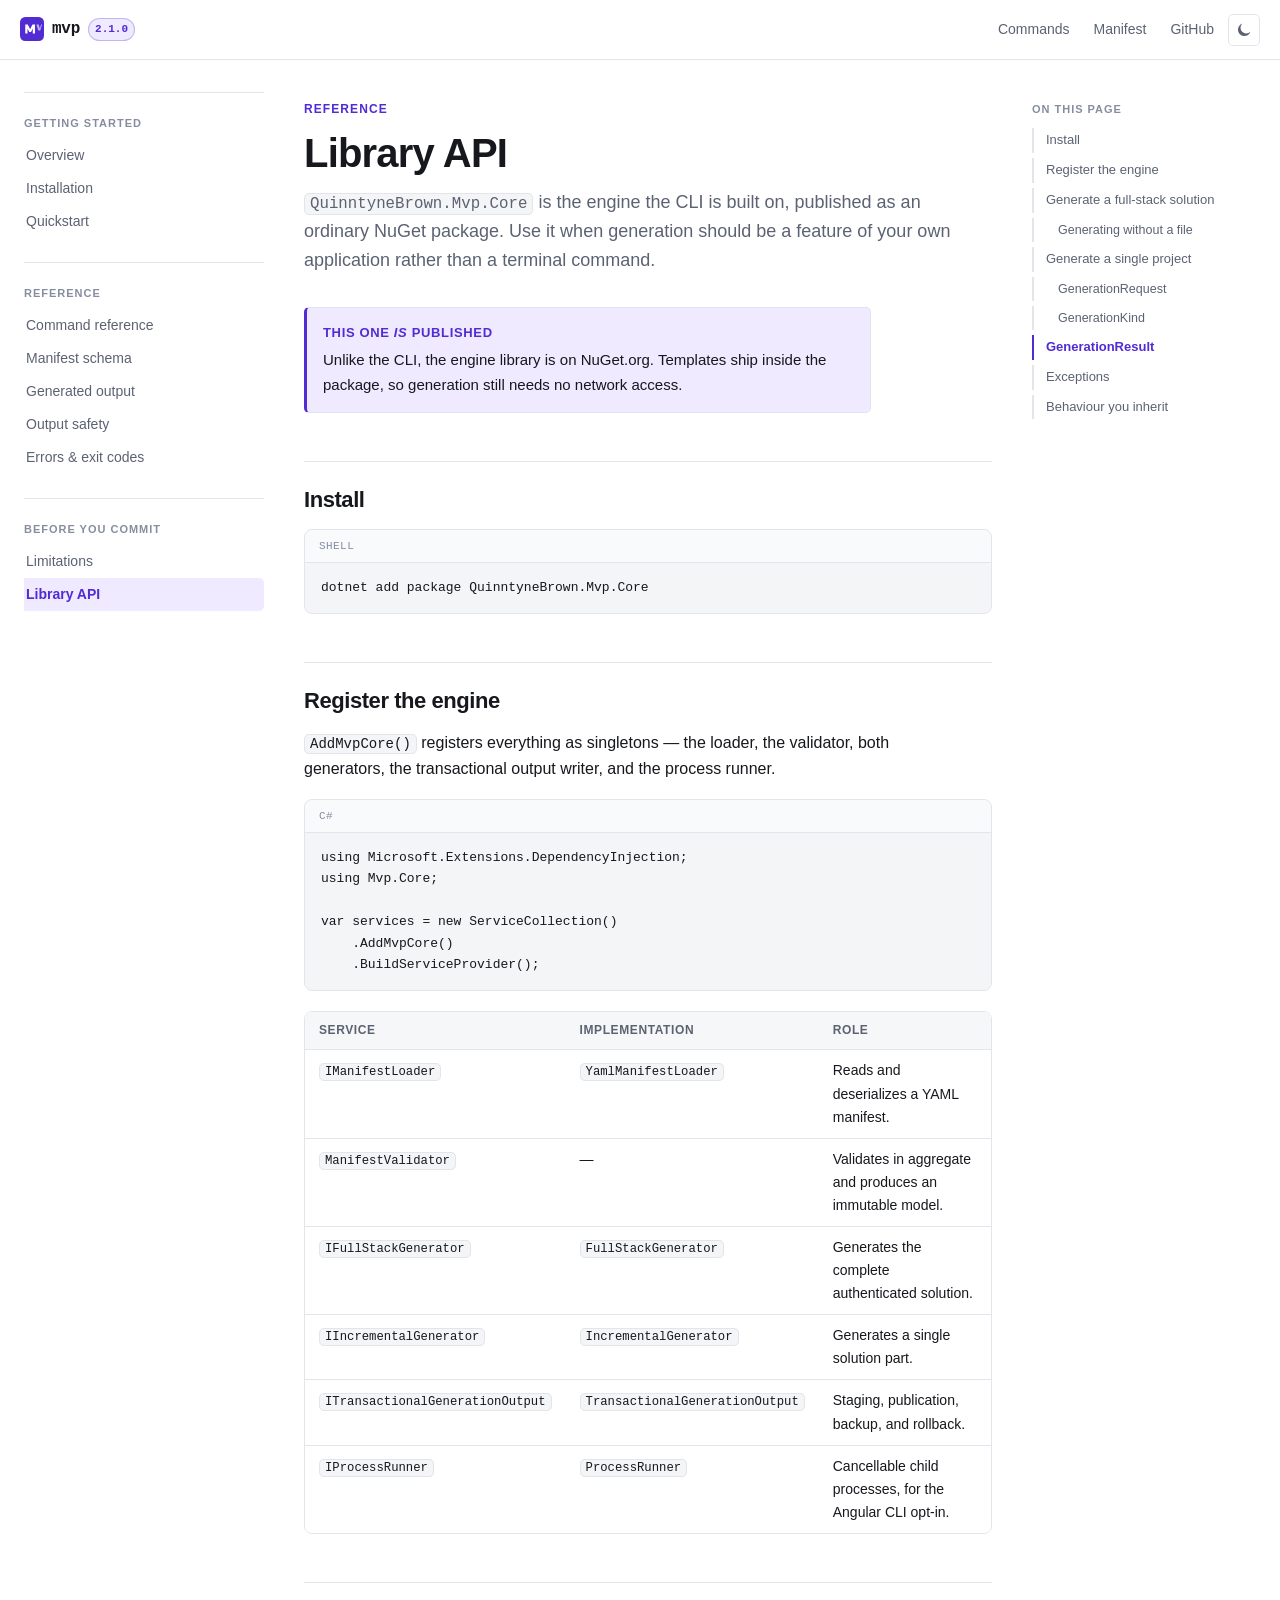
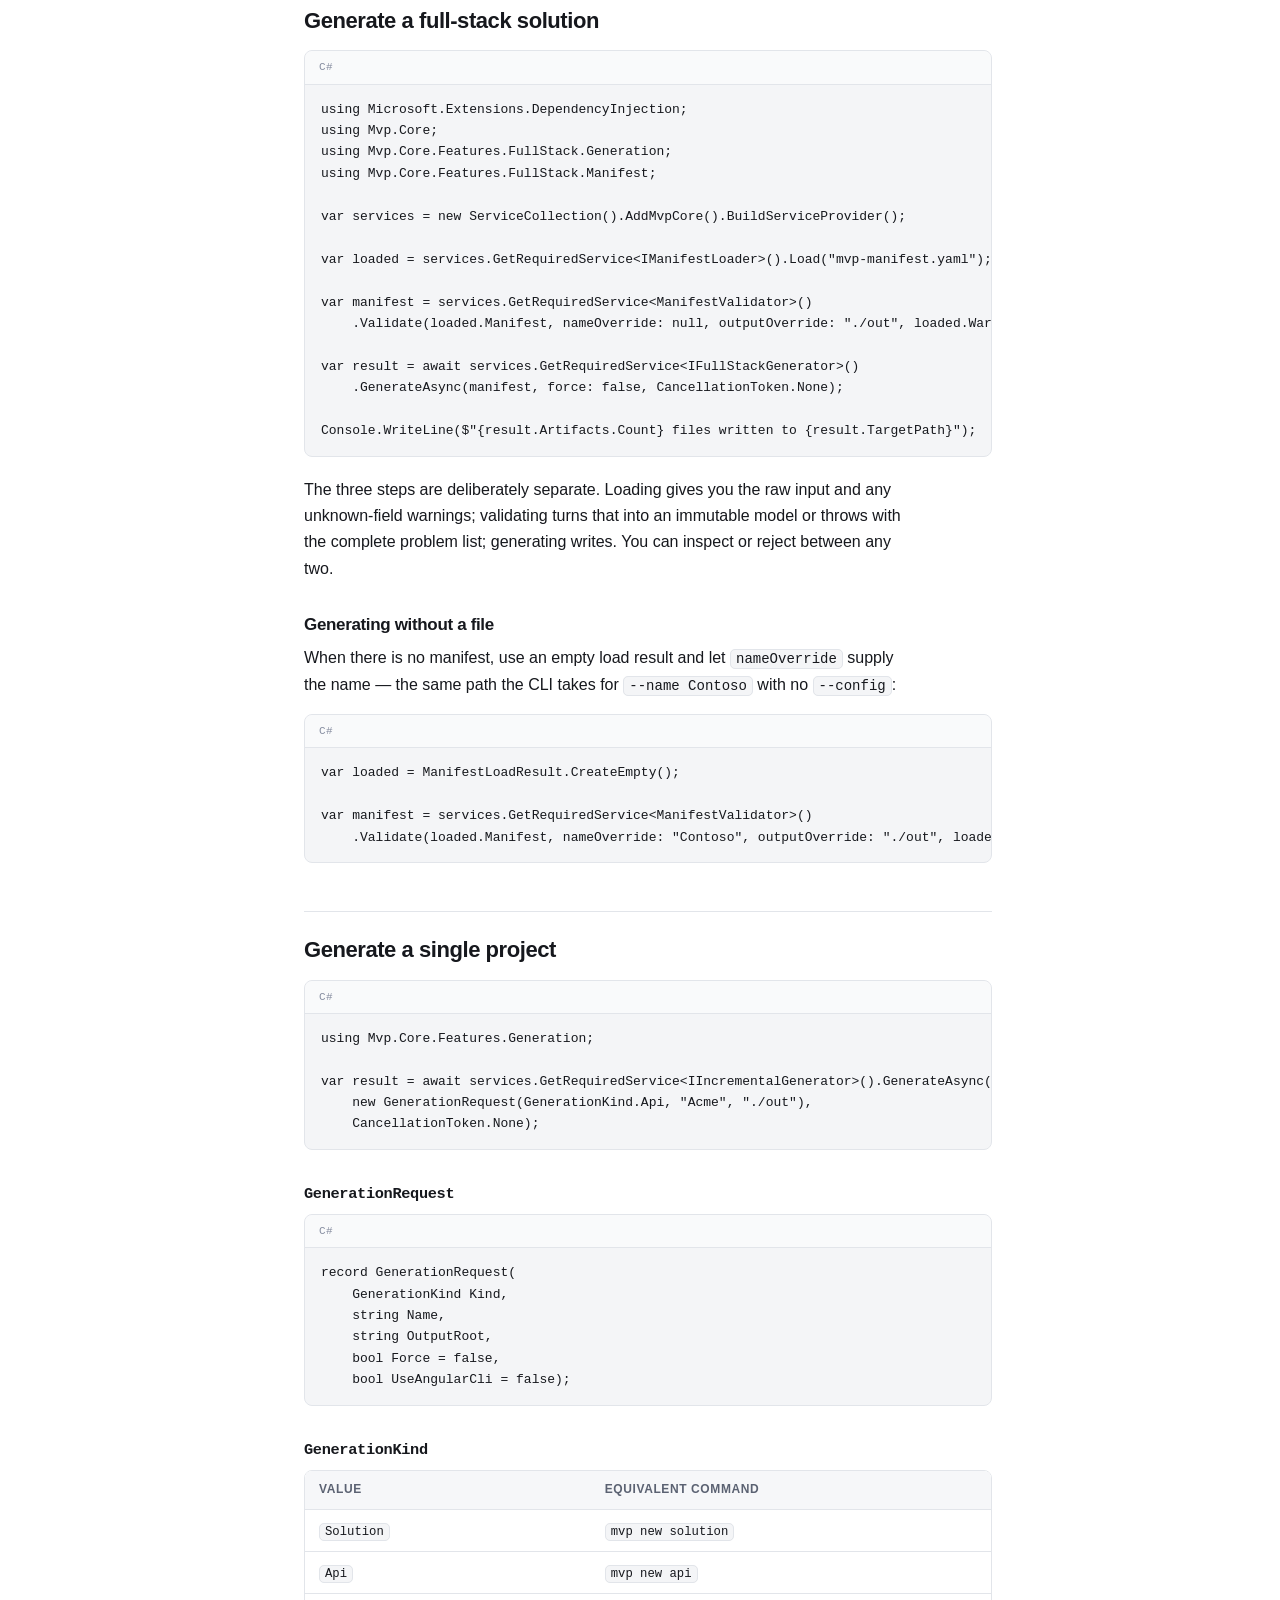
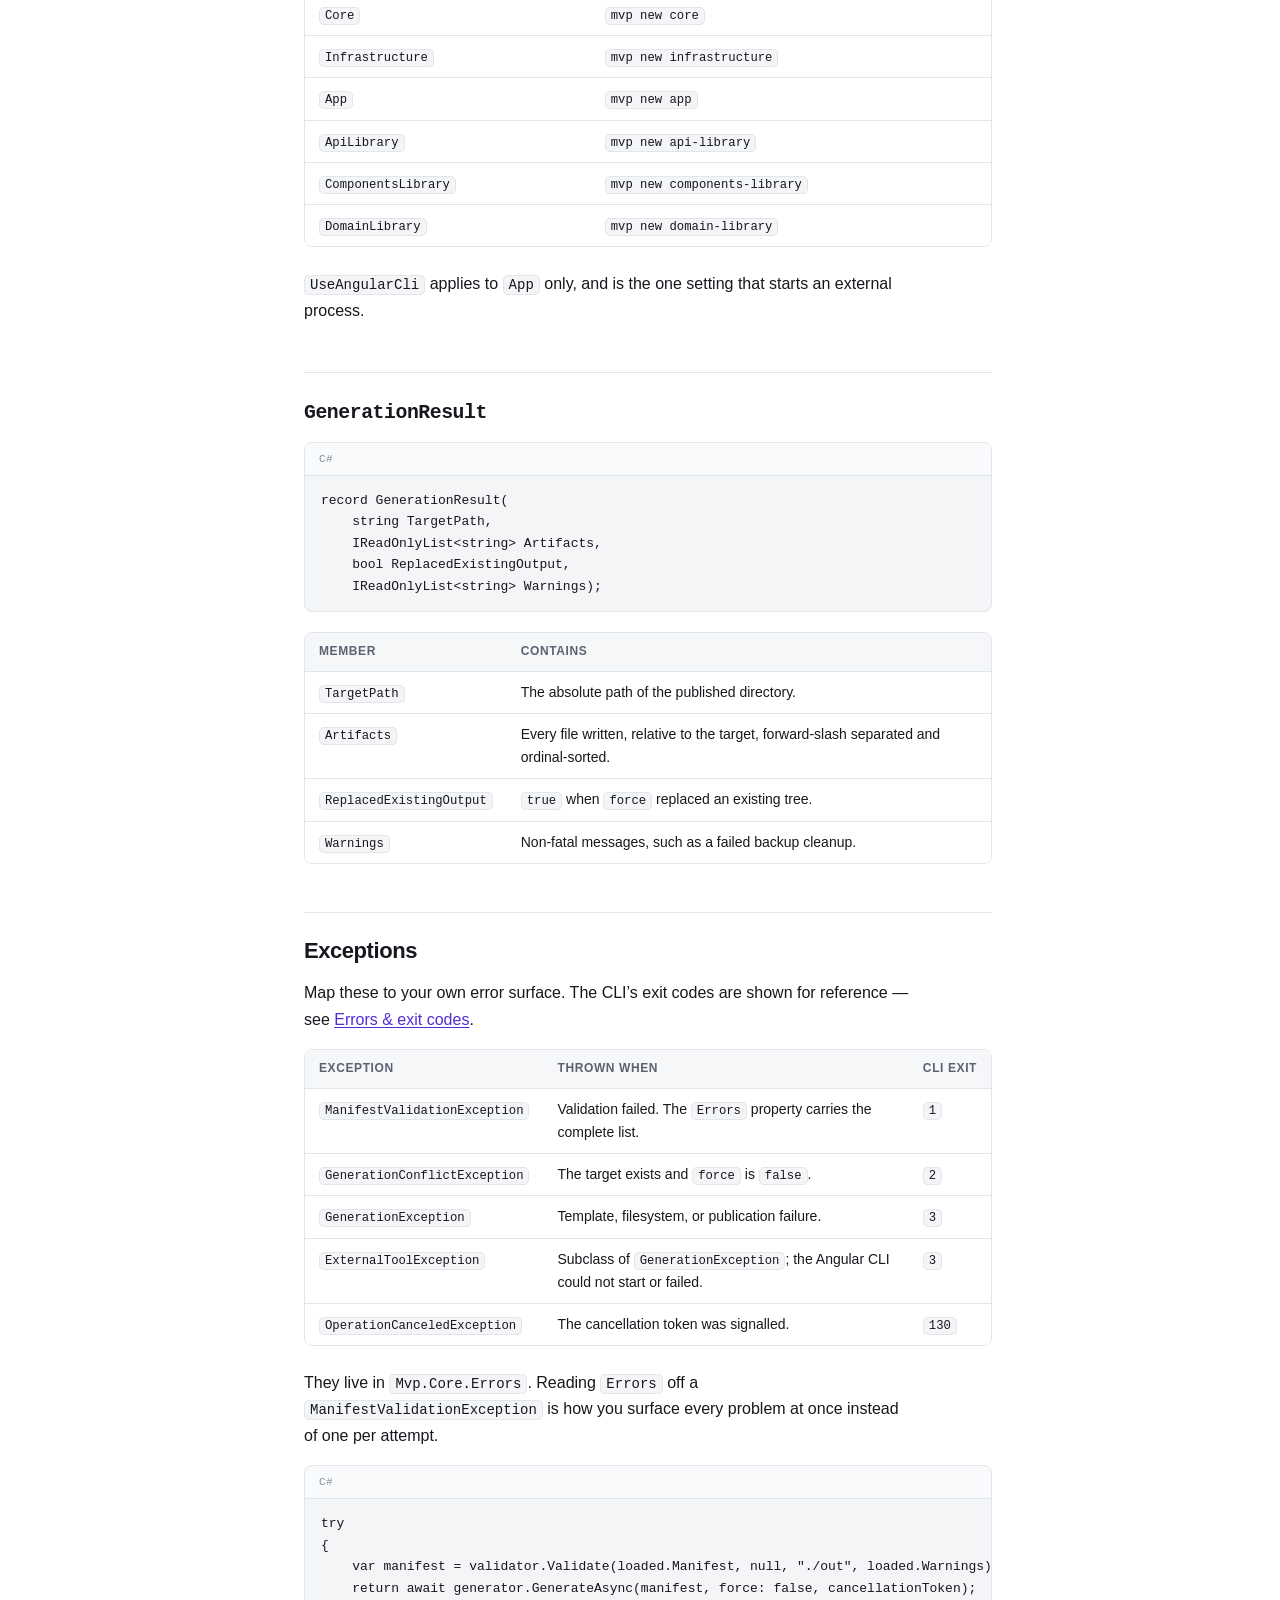
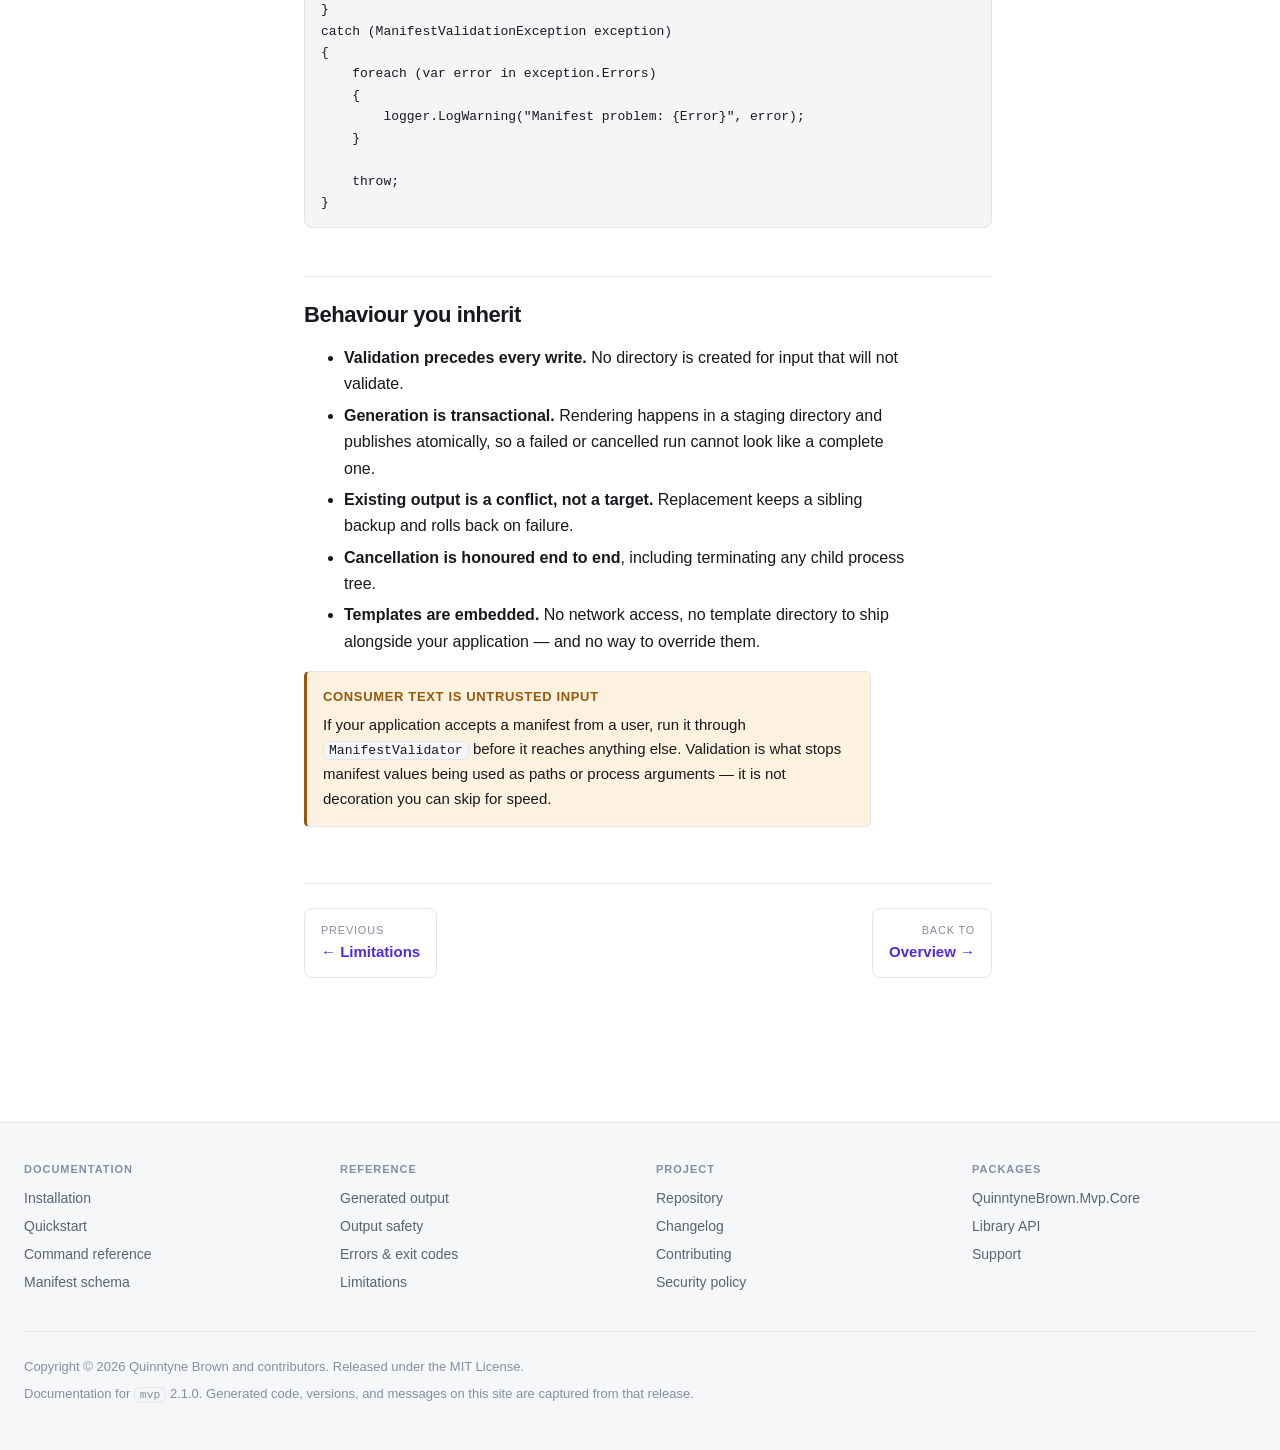
<file: website/library.html>
<!doctype html>
<html lang="en">
<head>
<meta charset="utf-8">
<meta name="viewport" content="width=device-width, initial-scale=1">
<title>Library API — mvp</title>
<meta name="description" content="Drive mvp generation from your own .NET code with the QuinntyneBrown.Mvp.Core NuGet package: AddMvpCore, IManifestLoader, ManifestValidator, and the generators.">
<link rel="icon" href="assets/favicon.svg" type="image/svg+xml">
<link rel="stylesheet" href="assets/styles.css">
<script src="assets/site.js"></script>
</head>
<body>
<a class="skip-link" href="#content">Skip to content</a>

<header class="site-header">
  <button type="button" class="icon-button" id="nav-toggle" aria-expanded="false" aria-controls="sidebar" aria-label="Toggle navigation">
    <svg viewBox="0 0 16 16" fill="none" stroke="currentColor" stroke-width="1.5" stroke-linecap="round" aria-hidden="true"><path d="M2 4h12M2 8h12M2 12h12"/></svg>
  </button>
  <a class="brand" href="index.html">
    <svg viewBox="0 0 32 32" aria-hidden="true"><rect width="32" height="32" rx="7" fill="#512bd4"/><path d="M7 22V10h3.4l3.1 6.2L16.6 10H20v12h-3v-6.6l-2.3 4.6h-2.4L10 15.4V22H7z" fill="#fff"/><path d="M21.8 10h3.1l1.6 5.3 1.6-5.3h1.3l-2.4 8h-2.6l-2.6-8z" fill="#fff" opacity=".62"/></svg>
    <span class="brand-name">mvp</span>
    <span class="version-pill">2.1.0</span>
  </a>
  <span class="header-spacer"></span>
  <nav class="header-links" aria-label="External">
    <a class="desktop-only" href="commands.html">Commands</a>
    <a class="desktop-only" href="manifest.html">Manifest</a>
    <a href="https://github.com/QuinntyneBrown/mvp">GitHub</a>
    <button type="button" class="icon-button" id="theme-toggle" aria-label="Switch theme">
      <svg class="theme-icon-dark" viewBox="0 0 16 16" fill="currentColor" aria-hidden="true"><path d="M6.2 1.6a6.4 6.4 0 108.2 8.2A5.4 5.4 0 016.2 1.6z"/></svg>
      <svg class="theme-icon-light" viewBox="0 0 16 16" fill="none" stroke="currentColor" stroke-width="1.4" stroke-linecap="round" aria-hidden="true"><circle cx="8" cy="8" r="3.1"/><path d="M8 1v1.6M8 13.4V15M15 8h-1.6M2.6 8H1M12.9 3.1l-1.1 1.1M4.2 11.8l-1.1 1.1M12.9 12.9l-1.1-1.1M4.2 4.2L3.1 3.1"/></svg>
    </button>
  </nav>
</header>

<div class="layout">
<nav class="sidebar" id="sidebar" aria-label="Documentation">
  <h2>Getting started</h2>
  <ul>
    <li><a href="index.html">Overview</a></li>
    <li><a href="install.html">Installation</a></li>
    <li><a href="quickstart.html">Quickstart</a></li>
  </ul>
  <h2>Reference</h2>
  <ul>
    <li><a href="commands.html">Command reference</a></li>
    <li><a href="manifest.html">Manifest schema</a></li>
    <li><a href="generated.html">Generated output</a></li>
    <li><a href="output-safety.html">Output safety</a></li>
    <li><a href="errors.html">Errors &amp; exit codes</a></li>
  </ul>
  <h2>Before you commit</h2>
  <ul>
    <li><a href="limitations.html">Limitations</a></li>
    <li><a href="library.html">Library API</a></li>
  </ul>
</nav>

<main id="content">

<p class="eyebrow">Reference</p>
<h1>Library API</h1>
<p class="lede">
  <code>QuinntyneBrown.Mvp.Core</code> is the engine the CLI is built on, published as an
  ordinary NuGet package. Use it when generation should be a feature of your own
  application rather than a terminal command.
</p>

<div class="callout note">
  <span class="callout-title">This one <em>is</em> published</span>
  <p>Unlike the CLI, the engine library is on NuGet.org. Templates ship inside the package,
  so generation still needs no network access.</p>
</div>

<h2>Install</h2>

<div class="code">
  <div class="code-label">shell</div>
<pre><code>dotnet add package QuinntyneBrown.Mvp.Core</code></pre>
</div>

<h2>Register the engine</h2>

<p>
  <code>AddMvpCore()</code> registers everything as singletons — the loader, the validator,
  both generators, the transactional output writer, and the process runner.
</p>

<div class="code">
  <div class="code-label">C#</div>
<pre><code>using Microsoft.Extensions.DependencyInjection;
using Mvp.Core;

var services = new ServiceCollection()
    .AddMvpCore()
    .BuildServiceProvider();</code></pre>
</div>

<div class="table-scroll">
<table>
  <thead><tr><th>Service</th><th>Implementation</th><th>Role</th></tr></thead>
  <tbody>
    <tr><td class="nowrap"><code>IManifestLoader</code></td><td class="nowrap"><code>YamlManifestLoader</code></td><td>Reads and deserializes a YAML manifest.</td></tr>
    <tr><td class="nowrap"><code>ManifestValidator</code></td><td class="nowrap">—</td><td>Validates in aggregate and produces an immutable model.</td></tr>
    <tr><td class="nowrap"><code>IFullStackGenerator</code></td><td class="nowrap"><code>FullStackGenerator</code></td><td>Generates the complete authenticated solution.</td></tr>
    <tr><td class="nowrap"><code>IIncrementalGenerator</code></td><td class="nowrap"><code>IncrementalGenerator</code></td><td>Generates a single solution part.</td></tr>
    <tr><td class="nowrap"><code>ITransactionalGenerationOutput</code></td><td class="nowrap"><code>TransactionalGenerationOutput</code></td><td>Staging, publication, backup, and rollback.</td></tr>
    <tr><td class="nowrap"><code>IProcessRunner</code></td><td class="nowrap"><code>ProcessRunner</code></td><td>Cancellable child processes, for the Angular CLI opt-in.</td></tr>
  </tbody>
</table>
</div>

<h2>Generate a full-stack solution</h2>

<div class="code">
  <div class="code-label">C#</div>
<pre><code>using Microsoft.Extensions.DependencyInjection;
using Mvp.Core;
using Mvp.Core.Features.FullStack.Generation;
using Mvp.Core.Features.FullStack.Manifest;

var services = new ServiceCollection().AddMvpCore().BuildServiceProvider();

var loaded = services.GetRequiredService&lt;IManifestLoader&gt;().Load("mvp-manifest.yaml");

var manifest = services.GetRequiredService&lt;ManifestValidator&gt;()
    .Validate(loaded.Manifest, nameOverride: null, outputOverride: "./out", loaded.Warnings);

var result = await services.GetRequiredService&lt;IFullStackGenerator&gt;()
    .GenerateAsync(manifest, force: false, CancellationToken.None);

Console.WriteLine($"{result.Artifacts.Count} files written to {result.TargetPath}");</code></pre>
</div>

<p>
  The three steps are deliberately separate. Loading gives you the raw input and any
  unknown-field warnings; validating turns that into an immutable model or throws with the
  complete problem list; generating writes. You can inspect or reject between any two.
</p>

<h3>Generating without a file</h3>

<p>
  When there is no manifest, use an empty load result and let <code>nameOverride</code>
  supply the name — the same path the CLI takes for
  <code>--name Contoso</code> with no <code>--config</code>:
</p>

<div class="code">
  <div class="code-label">C#</div>
<pre><code>var loaded = ManifestLoadResult.CreateEmpty();

var manifest = services.GetRequiredService&lt;ManifestValidator&gt;()
    .Validate(loaded.Manifest, nameOverride: "Contoso", outputOverride: "./out", loaded.Warnings);</code></pre>
</div>

<h2>Generate a single project</h2>

<div class="code">
  <div class="code-label">C#</div>
<pre><code>using Mvp.Core.Features.Generation;

var result = await services.GetRequiredService&lt;IIncrementalGenerator&gt;().GenerateAsync(
    new GenerationRequest(GenerationKind.Api, "Acme", "./out"),
    CancellationToken.None);</code></pre>
</div>

<h3><code>GenerationRequest</code></h3>

<div class="code" data-no-copy>
  <div class="code-label">C#</div>
<pre><code>record GenerationRequest(
    GenerationKind Kind,
    string Name,
    string OutputRoot,
    bool Force = false,
    bool UseAngularCli = false);</code></pre>
</div>

<h3><code>GenerationKind</code></h3>

<div class="table-scroll">
<table>
  <thead><tr><th>Value</th><th>Equivalent command</th></tr></thead>
  <tbody>
    <tr><td class="nowrap"><code>Solution</code></td><td class="nowrap"><code>mvp new solution</code></td></tr>
    <tr><td class="nowrap"><code>Api</code></td><td class="nowrap"><code>mvp new api</code></td></tr>
    <tr><td class="nowrap"><code>Core</code></td><td class="nowrap"><code>mvp new core</code></td></tr>
    <tr><td class="nowrap"><code>Infrastructure</code></td><td class="nowrap"><code>mvp new infrastructure</code></td></tr>
    <tr><td class="nowrap"><code>App</code></td><td class="nowrap"><code>mvp new app</code></td></tr>
    <tr><td class="nowrap"><code>ApiLibrary</code></td><td class="nowrap"><code>mvp new api-library</code></td></tr>
    <tr><td class="nowrap"><code>ComponentsLibrary</code></td><td class="nowrap"><code>mvp new components-library</code></td></tr>
    <tr><td class="nowrap"><code>DomainLibrary</code></td><td class="nowrap"><code>mvp new domain-library</code></td></tr>
  </tbody>
</table>
</div>

<p>
  <code>UseAngularCli</code> applies to <code>App</code> only, and is the one setting that
  starts an external process.
</p>

<h2><code>GenerationResult</code></h2>

<div class="code" data-no-copy>
  <div class="code-label">C#</div>
<pre><code>record GenerationResult(
    string TargetPath,
    IReadOnlyList&lt;string&gt; Artifacts,
    bool ReplacedExistingOutput,
    IReadOnlyList&lt;string&gt; Warnings);</code></pre>
</div>

<div class="table-scroll">
<table>
  <thead><tr><th>Member</th><th>Contains</th></tr></thead>
  <tbody>
    <tr><td class="nowrap"><code>TargetPath</code></td><td>The absolute path of the published directory.</td></tr>
    <tr><td class="nowrap"><code>Artifacts</code></td><td>Every file written, relative to the target, forward-slash separated and ordinal-sorted.</td></tr>
    <tr><td class="nowrap"><code>ReplacedExistingOutput</code></td><td><code>true</code> when <code>force</code> replaced an existing tree.</td></tr>
    <tr><td class="nowrap"><code>Warnings</code></td><td>Non-fatal messages, such as a failed backup cleanup.</td></tr>
  </tbody>
</table>
</div>

<h2>Exceptions</h2>

<p>
  Map these to your own error surface. The CLI’s exit codes are shown for reference —
  see <a href="errors.html">Errors &amp; exit codes</a>.
</p>

<div class="table-scroll">
<table>
  <thead><tr><th>Exception</th><th>Thrown when</th><th>CLI exit</th></tr></thead>
  <tbody>
    <tr>
      <td class="nowrap"><code>ManifestValidationException</code></td>
      <td>Validation failed. The <code>Errors</code> property carries the complete list.</td>
      <td class="nowrap"><code>1</code></td>
    </tr>
    <tr>
      <td class="nowrap"><code>GenerationConflictException</code></td>
      <td>The target exists and <code>force</code> is <code>false</code>.</td>
      <td class="nowrap"><code>2</code></td>
    </tr>
    <tr>
      <td class="nowrap"><code>GenerationException</code></td>
      <td>Template, filesystem, or publication failure.</td>
      <td class="nowrap"><code>3</code></td>
    </tr>
    <tr>
      <td class="nowrap"><code>ExternalToolException</code></td>
      <td>Subclass of <code>GenerationException</code>; the Angular CLI could not start or failed.</td>
      <td class="nowrap"><code>3</code></td>
    </tr>
    <tr>
      <td class="nowrap"><code>OperationCanceledException</code></td>
      <td>The cancellation token was signalled.</td>
      <td class="nowrap"><code>130</code></td>
    </tr>
  </tbody>
</table>
</div>

<p>
  They live in <code>Mvp.Core.Errors</code>. Reading <code>Errors</code> off a
  <code>ManifestValidationException</code> is how you surface every problem at once instead
  of one per attempt.
</p>

<div class="code">
  <div class="code-label">C#</div>
<pre><code>try
{
    var manifest = validator.Validate(loaded.Manifest, null, "./out", loaded.Warnings);
    return await generator.GenerateAsync(manifest, force: false, cancellationToken);
}
catch (ManifestValidationException exception)
{
    foreach (var error in exception.Errors)
    {
        logger.LogWarning("Manifest problem: {Error}", error);
    }

    throw;
}</code></pre>
</div>

<h2>Behaviour you inherit</h2>

<ul>
  <li><strong>Validation precedes every write.</strong> No directory is created for input
  that will not validate.</li>
  <li><strong>Generation is transactional.</strong> Rendering happens in a staging directory
  and publishes atomically, so a failed or cancelled run cannot look like a complete one.</li>
  <li><strong>Existing output is a conflict, not a target.</strong> Replacement keeps a
  sibling backup and rolls back on failure.</li>
  <li><strong>Cancellation is honoured end to end</strong>, including terminating any child
  process tree.</li>
  <li><strong>Templates are embedded.</strong> No network access, no template directory to
  ship alongside your application — and no way to override them.</li>
</ul>

<div class="callout warning">
  <span class="callout-title">Consumer text is untrusted input</span>
  <p>If your application accepts a manifest from a user, run it through
  <code>ManifestValidator</code> before it reaches anything else. Validation is what stops
  manifest values being used as paths or process arguments — it is not decoration you can
  skip for speed.</p>
</div>

<nav class="page-nav" aria-label="Pagination">
  <a href="limitations.html"><span class="dir">Previous</span><span class="label">← Limitations</span></a>
  <a class="next" href="index.html"><span class="dir">Back to</span><span class="label">Overview →</span></a>
</nav>

</main>

<aside class="toc" id="toc" aria-label="On this page"></aside>
</div>

<footer class="site-footer">
  <div class="footer-inner">
    <div>
      <h2>Documentation</h2>
      <ul>
        <li><a href="install.html">Installation</a></li>
        <li><a href="quickstart.html">Quickstart</a></li>
        <li><a href="commands.html">Command reference</a></li>
        <li><a href="manifest.html">Manifest schema</a></li>
      </ul>
    </div>
    <div>
      <h2>Reference</h2>
      <ul>
        <li><a href="generated.html">Generated output</a></li>
        <li><a href="output-safety.html">Output safety</a></li>
        <li><a href="errors.html">Errors &amp; exit codes</a></li>
        <li><a href="limitations.html">Limitations</a></li>
      </ul>
    </div>
    <div>
      <h2>Project</h2>
      <ul>
        <li><a href="https://github.com/QuinntyneBrown/mvp">Repository</a></li>
        <li><a href="https://github.com/QuinntyneBrown/mvp/blob/main/CHANGELOG.md">Changelog</a></li>
        <li><a href="https://github.com/QuinntyneBrown/mvp/blob/main/CONTRIBUTING.md">Contributing</a></li>
        <li><a href="https://github.com/QuinntyneBrown/mvp/blob/main/SECURITY.md">Security policy</a></li>
      </ul>
    </div>
    <div>
      <h2>Packages</h2>
      <ul>
        <li><a href="https://www.nuget.org/packages/QuinntyneBrown.Mvp.Core">QuinntyneBrown.Mvp.Core</a></li>
        <li><a href="library.html">Library API</a></li>
        <li><a href="https://github.com/QuinntyneBrown/mvp/blob/main/SUPPORT.md">Support</a></li>
      </ul>
    </div>
  </div>
  <div class="footer-legal">
    <p>Copyright © 2026 Quinntyne Brown and contributors. Released under the MIT License.</p>
    <p>Documentation for <code>mvp</code> 2.1.0. Generated code, versions, and messages on this
    site are captured from that release.</p>
  </div>
</footer>

</body>
</html>
</file>
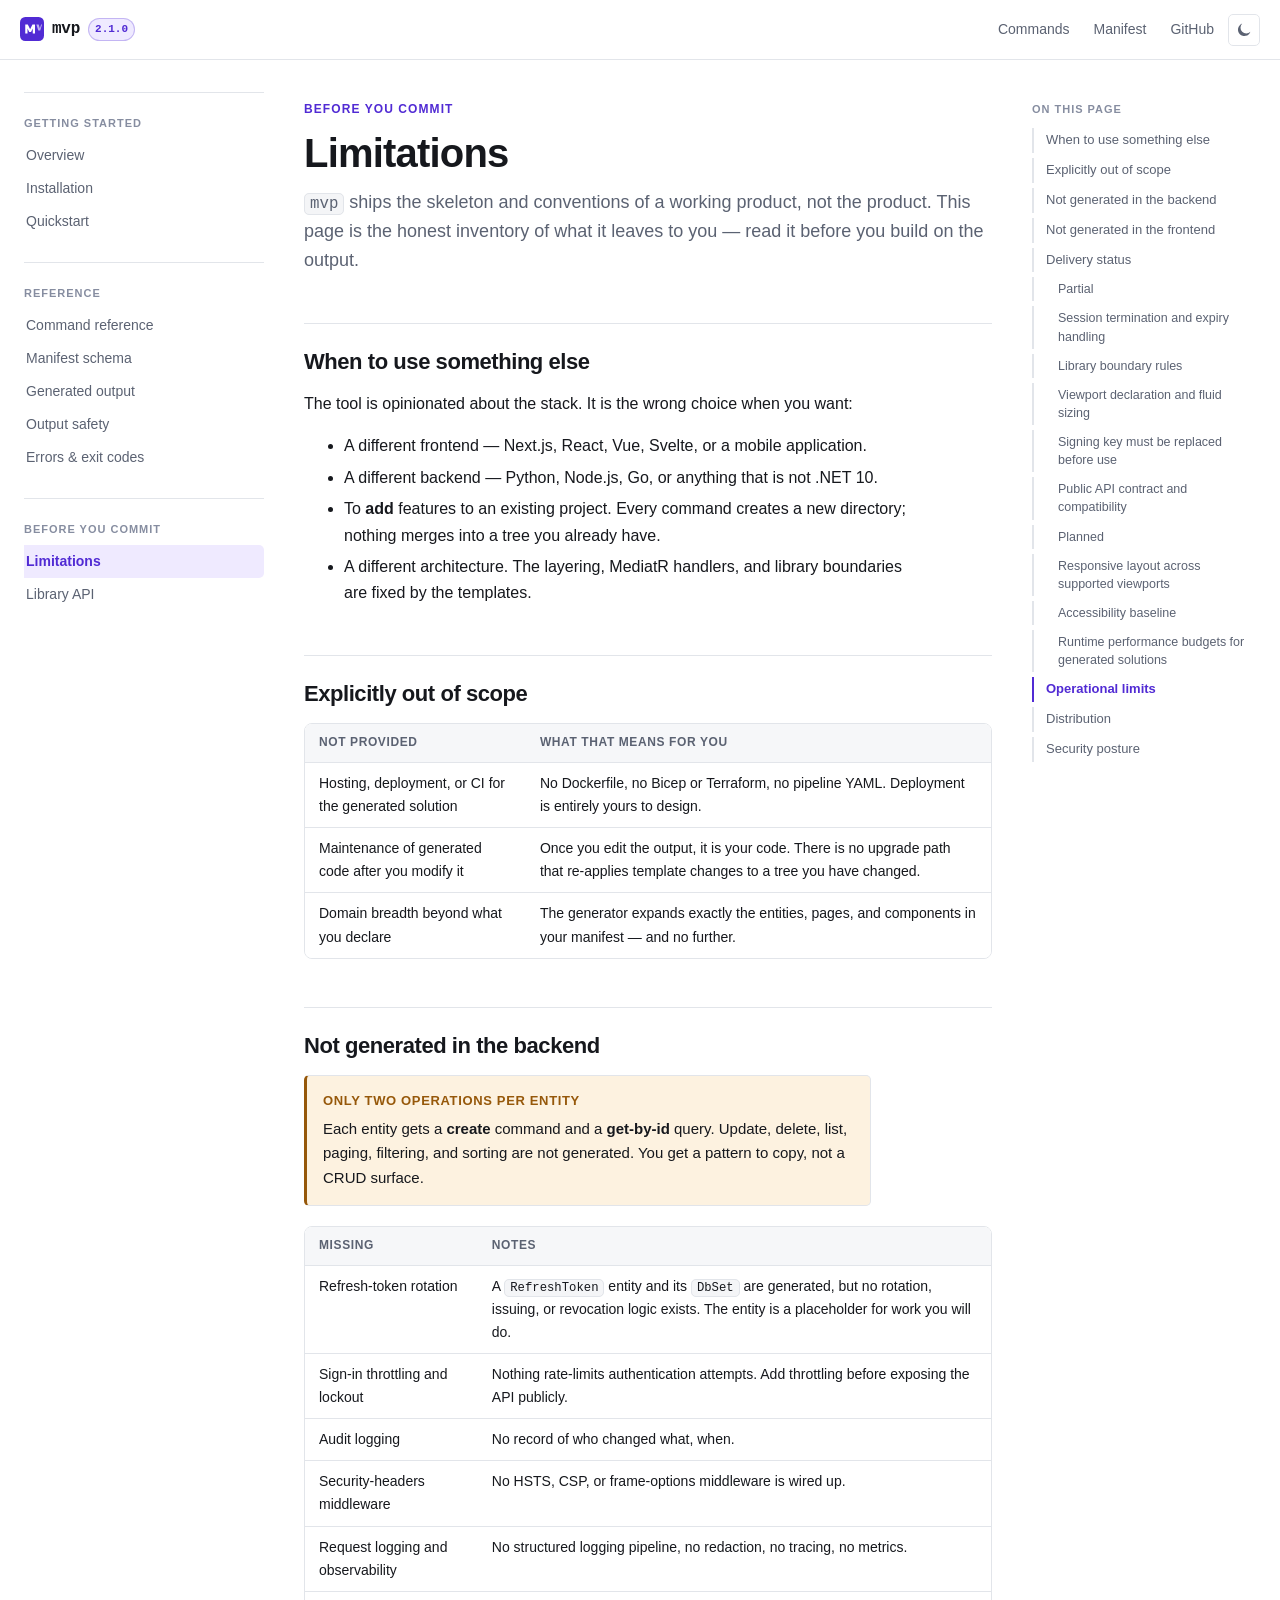
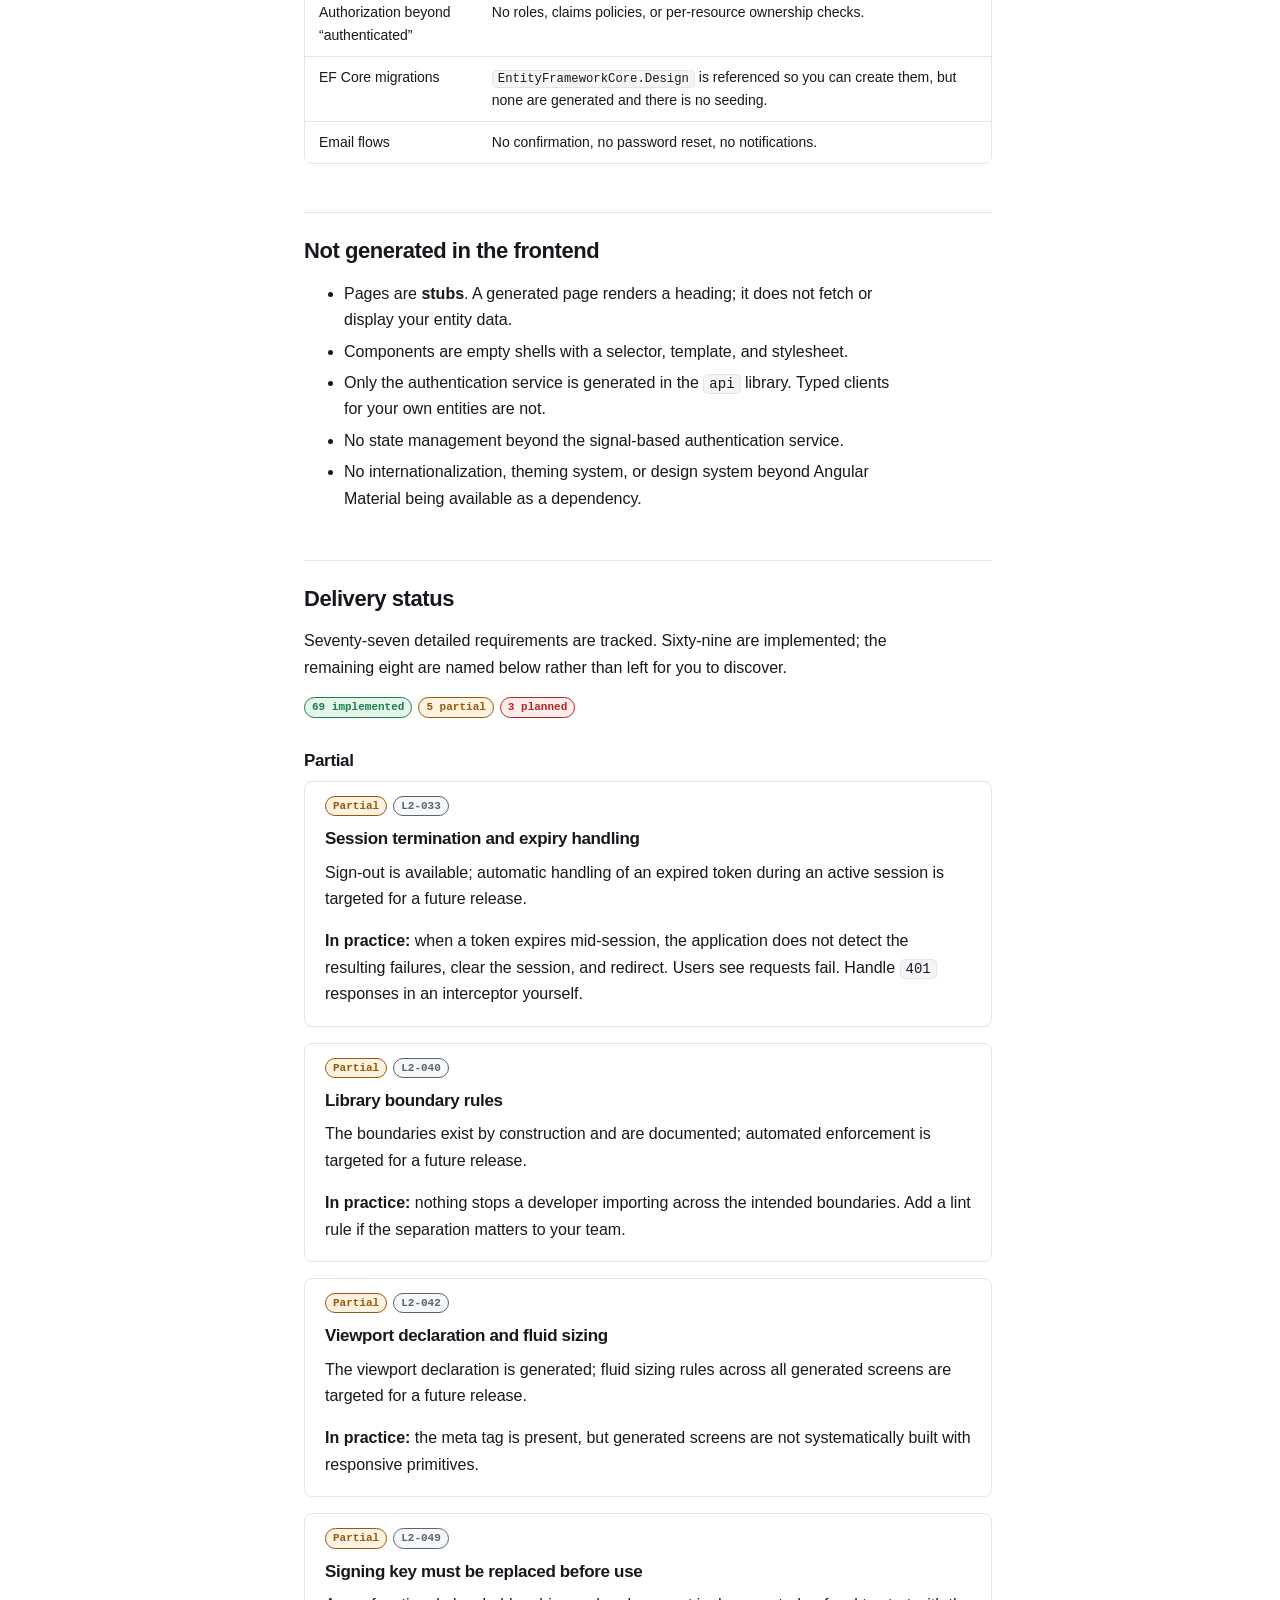
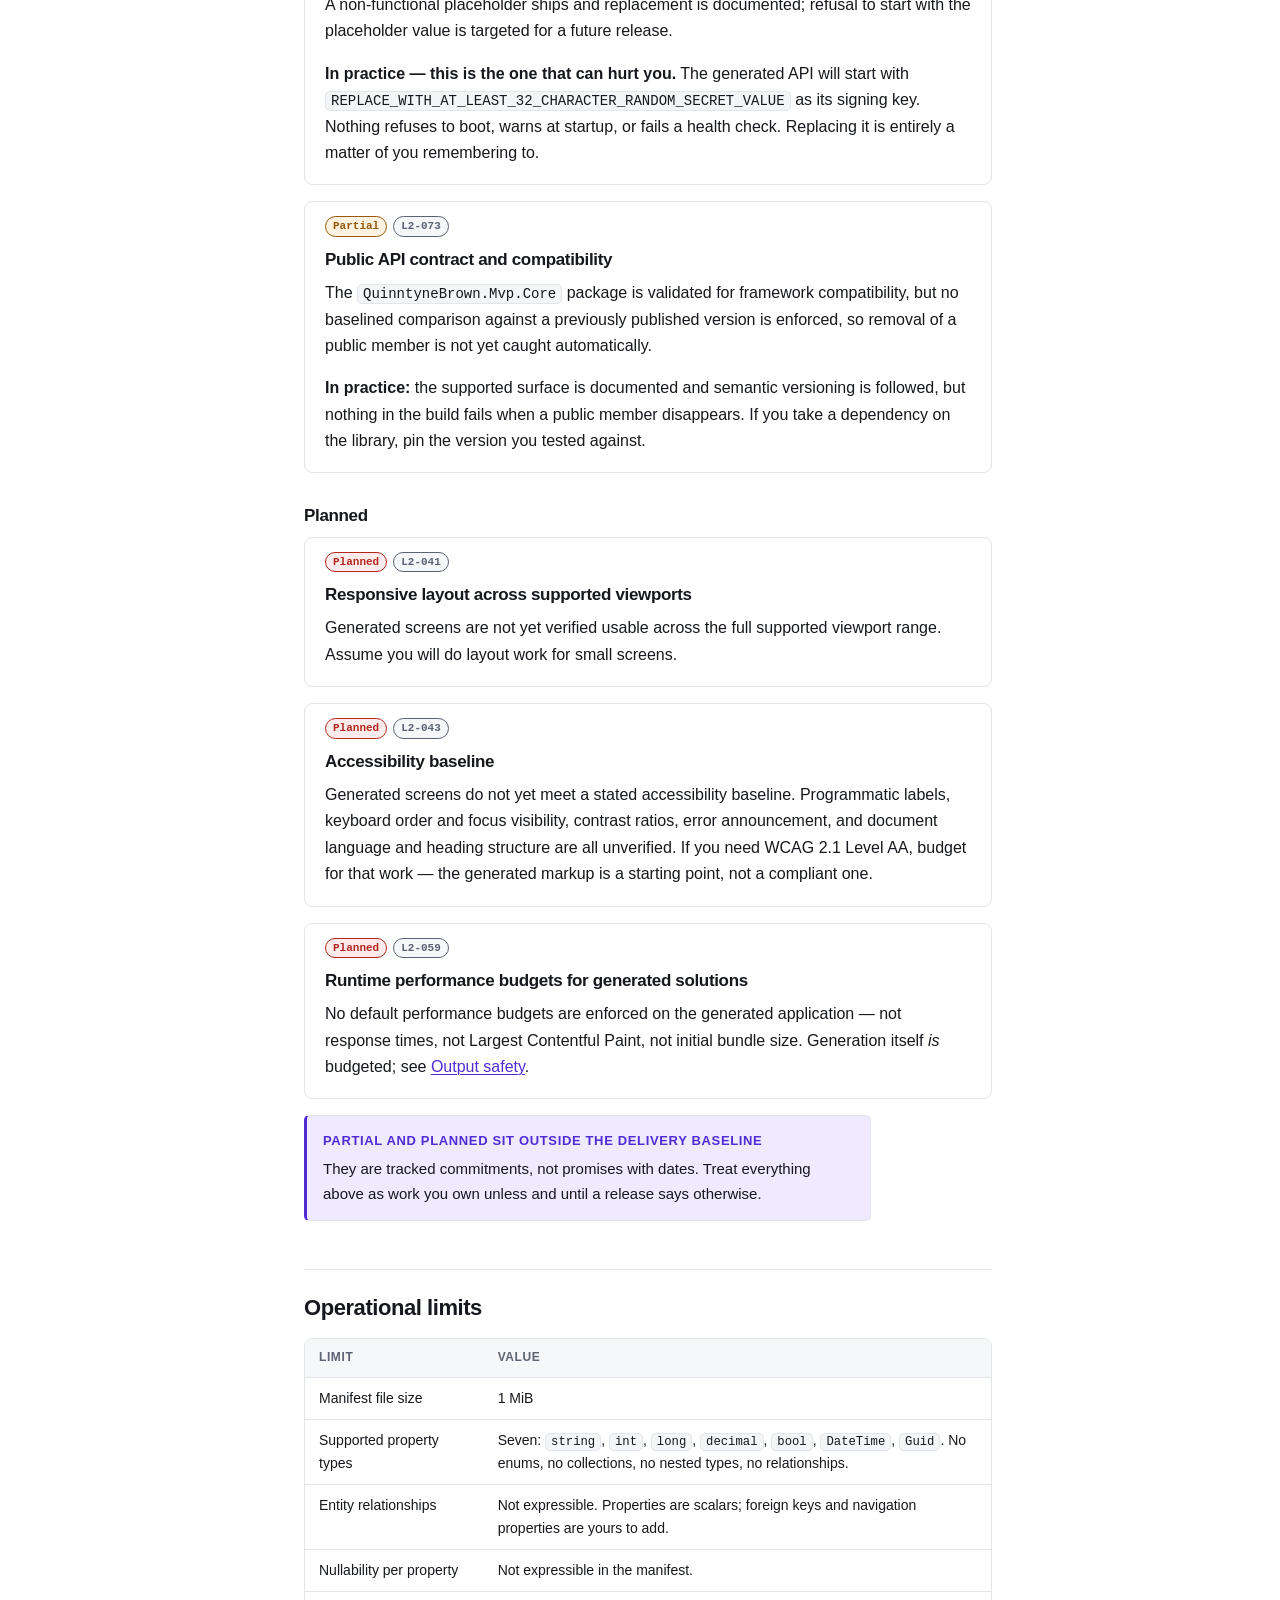
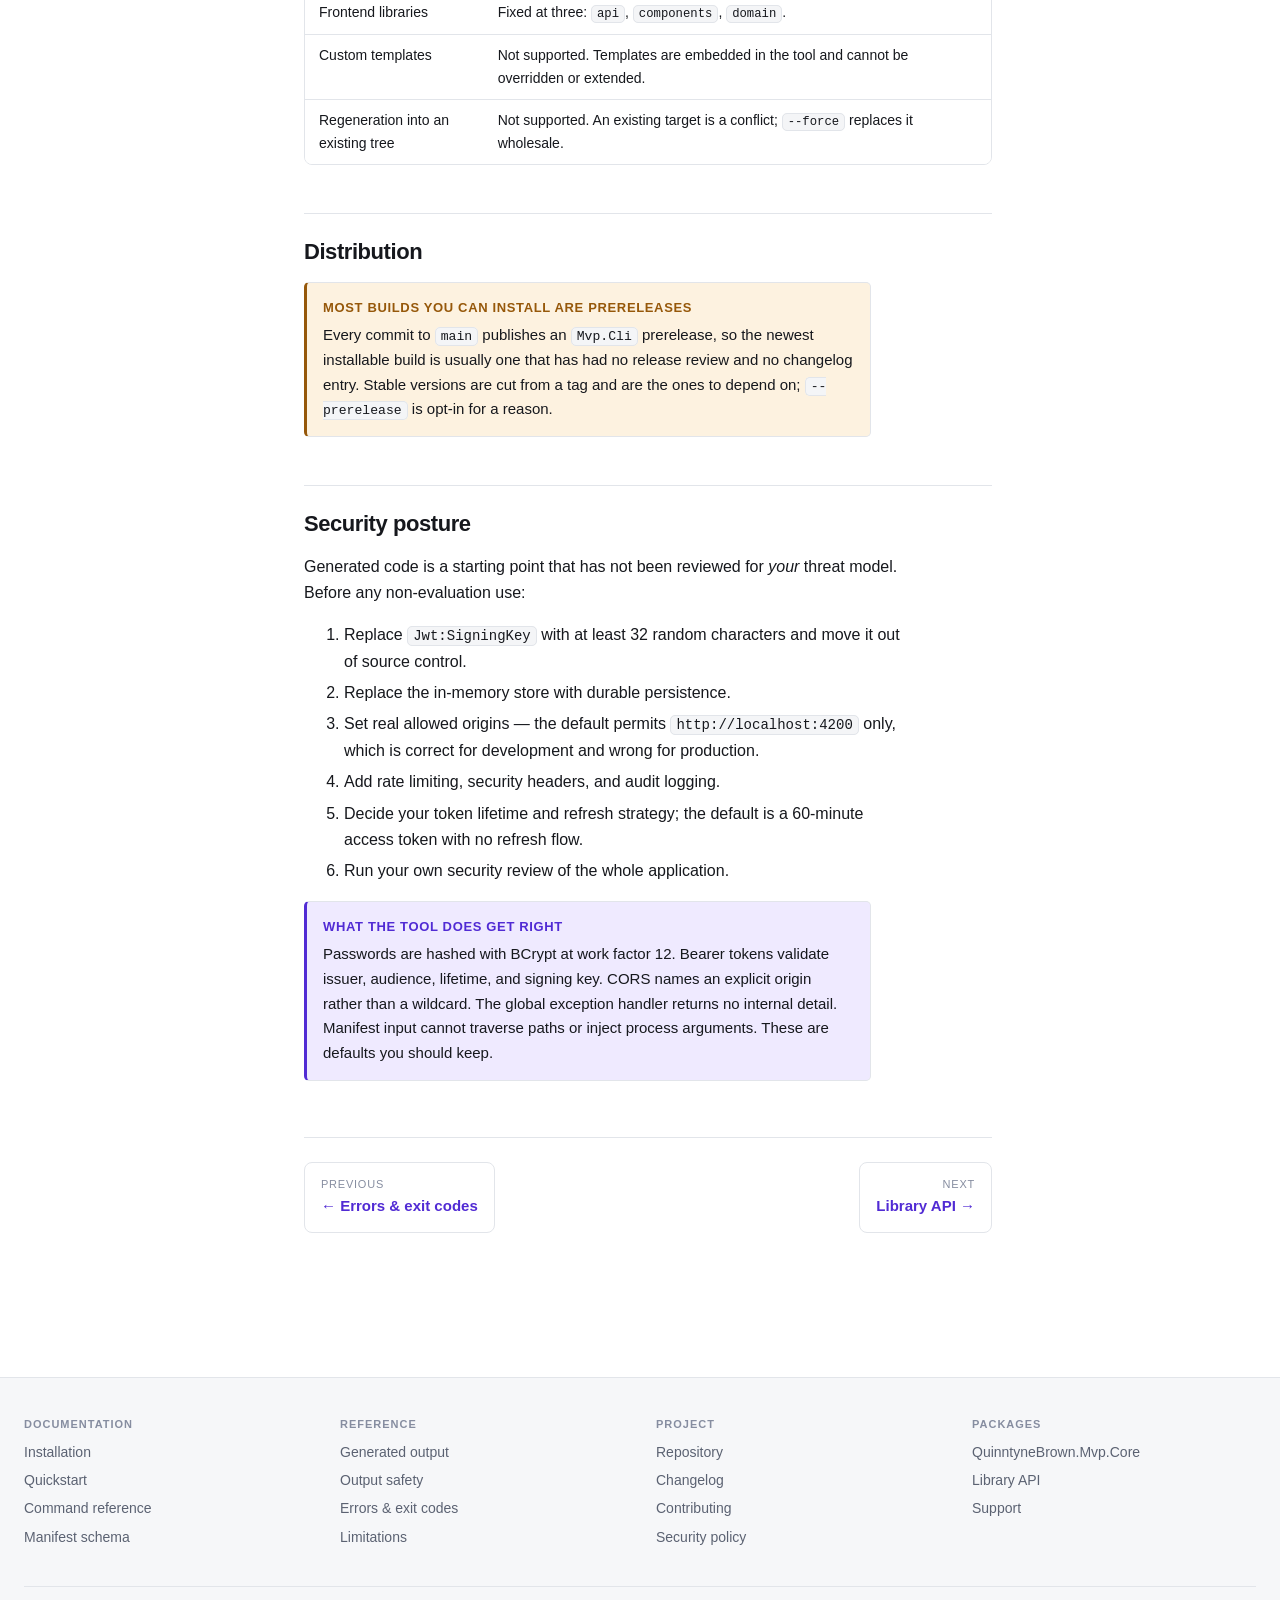
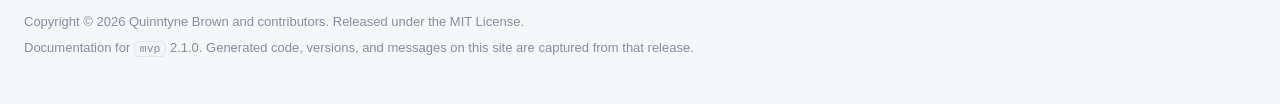
<file: website/limitations.html>
<!doctype html>
<html lang="en">
<head>
<meta charset="utf-8">
<meta name="viewport" content="width=device-width, initial-scale=1">
<title>Limitations — mvp</title>
<meta name="description" content="What mvp deliberately does not do, which requirements are still partial or planned, and what the generated solution leaves for you to build.">
<link rel="icon" href="assets/favicon.svg" type="image/svg+xml">
<link rel="stylesheet" href="assets/styles.css">
<script src="assets/site.js"></script>
</head>
<body>
<a class="skip-link" href="#content">Skip to content</a>

<header class="site-header">
  <button type="button" class="icon-button" id="nav-toggle" aria-expanded="false" aria-controls="sidebar" aria-label="Toggle navigation">
    <svg viewBox="0 0 16 16" fill="none" stroke="currentColor" stroke-width="1.5" stroke-linecap="round" aria-hidden="true"><path d="M2 4h12M2 8h12M2 12h12"/></svg>
  </button>
  <a class="brand" href="index.html">
    <svg viewBox="0 0 32 32" aria-hidden="true"><rect width="32" height="32" rx="7" fill="#512bd4"/><path d="M7 22V10h3.4l3.1 6.2L16.6 10H20v12h-3v-6.6l-2.3 4.6h-2.4L10 15.4V22H7z" fill="#fff"/><path d="M21.8 10h3.1l1.6 5.3 1.6-5.3h1.3l-2.4 8h-2.6l-2.6-8z" fill="#fff" opacity=".62"/></svg>
    <span class="brand-name">mvp</span>
    <span class="version-pill">2.1.0</span>
  </a>
  <span class="header-spacer"></span>
  <nav class="header-links" aria-label="External">
    <a class="desktop-only" href="commands.html">Commands</a>
    <a class="desktop-only" href="manifest.html">Manifest</a>
    <a href="https://github.com/QuinntyneBrown/mvp">GitHub</a>
    <button type="button" class="icon-button" id="theme-toggle" aria-label="Switch theme">
      <svg class="theme-icon-dark" viewBox="0 0 16 16" fill="currentColor" aria-hidden="true"><path d="M6.2 1.6a6.4 6.4 0 108.2 8.2A5.4 5.4 0 016.2 1.6z"/></svg>
      <svg class="theme-icon-light" viewBox="0 0 16 16" fill="none" stroke="currentColor" stroke-width="1.4" stroke-linecap="round" aria-hidden="true"><circle cx="8" cy="8" r="3.1"/><path d="M8 1v1.6M8 13.4V15M15 8h-1.6M2.6 8H1M12.9 3.1l-1.1 1.1M4.2 11.8l-1.1 1.1M12.9 12.9l-1.1-1.1M4.2 4.2L3.1 3.1"/></svg>
    </button>
  </nav>
</header>

<div class="layout">
<nav class="sidebar" id="sidebar" aria-label="Documentation">
  <h2>Getting started</h2>
  <ul>
    <li><a href="index.html">Overview</a></li>
    <li><a href="install.html">Installation</a></li>
    <li><a href="quickstart.html">Quickstart</a></li>
  </ul>
  <h2>Reference</h2>
  <ul>
    <li><a href="commands.html">Command reference</a></li>
    <li><a href="manifest.html">Manifest schema</a></li>
    <li><a href="generated.html">Generated output</a></li>
    <li><a href="output-safety.html">Output safety</a></li>
    <li><a href="errors.html">Errors &amp; exit codes</a></li>
  </ul>
  <h2>Before you commit</h2>
  <ul>
    <li><a href="limitations.html">Limitations</a></li>
    <li><a href="library.html">Library API</a></li>
  </ul>
</nav>

<main id="content">

<p class="eyebrow">Before you commit</p>
<h1>Limitations</h1>
<p class="lede">
  <code>mvp</code> ships the skeleton and conventions of a working product, not the product.
  This page is the honest inventory of what it leaves to you — read it before you build on
  the output.
</p>

<h2>When to use something else</h2>

<p>The tool is opinionated about the stack. It is the wrong choice when you want:</p>

<ul>
  <li>A different frontend — Next.js, React, Vue, Svelte, or a mobile application.</li>
  <li>A different backend — Python, Node.js, Go, or anything that is not .NET 10.</li>
  <li>To <strong>add</strong> features to an existing project. Every command creates a new
  directory; nothing merges into a tree you already have.</li>
  <li>A different architecture. The layering, MediatR handlers, and library boundaries are
  fixed by the templates.</li>
</ul>

<h2>Explicitly out of scope</h2>

<div class="table-scroll">
<table>
  <thead><tr><th>Not provided</th><th>What that means for you</th></tr></thead>
  <tbody>
    <tr>
      <td>Hosting, deployment, or CI for the generated solution</td>
      <td>No Dockerfile, no Bicep or Terraform, no pipeline YAML. Deployment is entirely
      yours to design.</td>
    </tr>
    <tr>
      <td>Maintenance of generated code after you modify it</td>
      <td>Once you edit the output, it is your code. There is no upgrade path that
      re-applies template changes to a tree you have changed.</td>
    </tr>
    <tr>
      <td>Domain breadth beyond what you declare</td>
      <td>The generator expands exactly the entities, pages, and components in your
      manifest — and no further.</td>
    </tr>
  </tbody>
</table>
</div>

<h2>Not generated in the backend</h2>

<div class="callout warning">
  <span class="callout-title">Only two operations per entity</span>
  <p>Each entity gets a <strong>create</strong> command and a <strong>get-by-id</strong>
  query. Update, delete, list, paging, filtering, and sorting are not generated. You get a
  pattern to copy, not a CRUD surface.</p>
</div>

<div class="table-scroll">
<table>
  <thead><tr><th>Missing</th><th>Notes</th></tr></thead>
  <tbody>
    <tr>
      <td>Refresh-token rotation</td>
      <td>A <code>RefreshToken</code> entity and its <code>DbSet</code> are generated, but no
      rotation, issuing, or revocation logic exists. The entity is a placeholder for work
      you will do.</td>
    </tr>
    <tr>
      <td>Sign-in throttling and lockout</td>
      <td>Nothing rate-limits authentication attempts. Add throttling before exposing the
      API publicly.</td>
    </tr>
    <tr>
      <td>Audit logging</td>
      <td>No record of who changed what, when.</td>
    </tr>
    <tr>
      <td>Security-headers middleware</td>
      <td>No HSTS, CSP, or frame-options middleware is wired up.</td>
    </tr>
    <tr>
      <td>Request logging and observability</td>
      <td>No structured logging pipeline, no redaction, no tracing, no metrics.</td>
    </tr>
    <tr>
      <td>Authorization beyond “authenticated”</td>
      <td>No roles, claims policies, or per-resource ownership checks.</td>
    </tr>
    <tr>
      <td>EF Core migrations</td>
      <td><code>EntityFrameworkCore.Design</code> is referenced so you can create them, but
      none are generated and there is no seeding.</td>
    </tr>
    <tr>
      <td>Email flows</td>
      <td>No confirmation, no password reset, no notifications.</td>
    </tr>
  </tbody>
</table>
</div>

<h2>Not generated in the frontend</h2>

<ul>
  <li>Pages are <strong>stubs</strong>. A generated page renders a heading; it does not
  fetch or display your entity data.</li>
  <li>Components are empty shells with a selector, template, and stylesheet.</li>
  <li>Only the authentication service is generated in the <code>api</code> library. Typed
  clients for your own entities are not.</li>
  <li>No state management beyond the signal-based authentication service.</li>
  <li>No internationalization, theming system, or design system beyond Angular Material
  being available as a dependency.</li>
</ul>

<h2>Delivery status</h2>

<p>
  Seventy-seven detailed requirements are tracked. Sixty-nine are implemented; the remaining
  eight are named below rather than left for you to discover.
</p>

<div class="badge-row">
  <span class="badge ok">69 implemented</span>
  <span class="badge warn">5 partial</span>
  <span class="badge danger">3 planned</span>
</div>

<h3>Partial</h3>

<div class="entry">
  <div class="entry-meta"><span class="badge warn">Partial</span><span class="badge neutral">L2-033</span></div>
  <h3>Session termination and expiry handling</h3>
  <p>Sign-out is available; automatic handling of an expired token during an active session
  is targeted for a future release.</p>
  <p><strong>In practice:</strong> when a token expires mid-session, the application does not
  detect the resulting failures, clear the session, and redirect. Users see requests fail.
  Handle <code>401</code> responses in an interceptor yourself.</p>
</div>

<div class="entry">
  <div class="entry-meta"><span class="badge warn">Partial</span><span class="badge neutral">L2-040</span></div>
  <h3>Library boundary rules</h3>
  <p>The boundaries exist by construction and are documented; automated enforcement is
  targeted for a future release.</p>
  <p><strong>In practice:</strong> nothing stops a developer importing across the intended
  boundaries. Add a lint rule if the separation matters to your team.</p>
</div>

<div class="entry">
  <div class="entry-meta"><span class="badge warn">Partial</span><span class="badge neutral">L2-042</span></div>
  <h3>Viewport declaration and fluid sizing</h3>
  <p>The viewport declaration is generated; fluid sizing rules across all generated screens
  are targeted for a future release.</p>
  <p><strong>In practice:</strong> the meta tag is present, but generated screens are not
  systematically built with responsive primitives.</p>
</div>

<div class="entry">
  <div class="entry-meta"><span class="badge warn">Partial</span><span class="badge neutral">L2-049</span></div>
  <h3>Signing key must be replaced before use</h3>
  <p>A non-functional placeholder ships and replacement is documented; refusal to start with
  the placeholder value is targeted for a future release.</p>
  <p><strong>In practice — this is the one that can hurt you.</strong> The generated API will
  start with <code>REPLACE_WITH_AT_LEAST_32_CHARACTER_RANDOM_SECRET_VALUE</code> as its
  signing key. Nothing refuses to boot, warns at startup, or fails a health check. Replacing
  it is entirely a matter of you remembering to.</p>
</div>

<div class="entry">
  <div class="entry-meta"><span class="badge warn">Partial</span><span class="badge neutral">L2-073</span></div>
  <h3>Public API contract and compatibility</h3>
  <p>The <code>QuinntyneBrown.Mvp.Core</code> package is validated for framework
  compatibility, but no baselined comparison against a previously published version is
  enforced, so removal of a public member is not yet caught automatically.</p>
  <p><strong>In practice:</strong> the supported surface is documented and semantic
  versioning is followed, but nothing in the build fails when a public member disappears.
  If you take a dependency on the library, pin the version you tested against.</p>
</div>

<h3>Planned</h3>

<div class="entry">
  <div class="entry-meta"><span class="badge danger">Planned</span><span class="badge neutral">L2-041</span></div>
  <h3>Responsive layout across supported viewports</h3>
  <p>Generated screens are not yet verified usable across the full supported viewport range.
  Assume you will do layout work for small screens.</p>
</div>

<div class="entry">
  <div class="entry-meta"><span class="badge danger">Planned</span><span class="badge neutral">L2-043</span></div>
  <h3>Accessibility baseline</h3>
  <p>Generated screens do not yet meet a stated accessibility baseline. Programmatic labels,
  keyboard order and focus visibility, contrast ratios, error announcement, and document
  language and heading structure are all unverified. If you need WCAG 2.1 Level AA, budget
  for that work — the generated markup is a starting point, not a compliant one.</p>
</div>

<div class="entry">
  <div class="entry-meta"><span class="badge danger">Planned</span><span class="badge neutral">L2-059</span></div>
  <h3>Runtime performance budgets for generated solutions</h3>
  <p>No default performance budgets are enforced on the generated application — not response
  times, not Largest Contentful Paint, not initial bundle size. Generation itself
  <em>is</em> budgeted; see <a href="output-safety.html">Output safety</a>.</p>
</div>

<div class="callout note">
  <span class="callout-title">Partial and planned sit outside the delivery baseline</span>
  <p>They are tracked commitments, not promises with dates. Treat everything above as work
  you own unless and until a release says otherwise.</p>
</div>

<h2>Operational limits</h2>

<div class="table-scroll">
<table>
  <thead><tr><th>Limit</th><th>Value</th></tr></thead>
  <tbody>
    <tr><td>Manifest file size</td><td class="nowrap">1 MiB</td></tr>
    <tr><td>Supported property types</td><td>Seven: <code>string</code>, <code>int</code>, <code>long</code>, <code>decimal</code>, <code>bool</code>, <code>DateTime</code>, <code>Guid</code>. No enums, no collections, no nested types, no relationships.</td></tr>
    <tr><td>Entity relationships</td><td>Not expressible. Properties are scalars; foreign keys and navigation properties are yours to add.</td></tr>
    <tr><td>Nullability per property</td><td>Not expressible in the manifest.</td></tr>
    <tr><td>Frontend libraries</td><td>Fixed at three: <code>api</code>, <code>components</code>, <code>domain</code>.</td></tr>
    <tr><td>Custom templates</td><td>Not supported. Templates are embedded in the tool and cannot be overridden or extended.</td></tr>
    <tr><td>Regeneration into an existing tree</td><td>Not supported. An existing target is a conflict; <code>--force</code> replaces it wholesale.</td></tr>
  </tbody>
</table>
</div>

<h2>Distribution</h2>

<div class="callout warning">
  <span class="callout-title">Most builds you can install are prereleases</span>
  <p>Every commit to <code>main</code> publishes an <code>Mvp.Cli</code> prerelease, so the
  newest installable build is usually one that has had no release review and no changelog
  entry. Stable versions are cut from a tag and are the ones to depend on;
  <code>--prerelease</code> is opt-in for a reason.</p>
</div>

<h2>Security posture</h2>

<p>
  Generated code is a starting point that has not been reviewed for <em>your</em> threat
  model. Before any non-evaluation use:
</p>

<ol>
  <li>Replace <code>Jwt:SigningKey</code> with at least 32 random characters and move it out
  of source control.</li>
  <li>Replace the in-memory store with durable persistence.</li>
  <li>Set real allowed origins — the default permits <code>http://localhost:4200</code>
  only, which is correct for development and wrong for production.</li>
  <li>Add rate limiting, security headers, and audit logging.</li>
  <li>Decide your token lifetime and refresh strategy; the default is a 60-minute access
  token with no refresh flow.</li>
  <li>Run your own security review of the whole application.</li>
</ol>

<div class="callout note">
  <span class="callout-title">What the tool does get right</span>
  <p>Passwords are hashed with BCrypt at work factor 12. Bearer tokens validate issuer,
  audience, lifetime, and signing key. CORS names an explicit origin rather than a wildcard.
  The global exception handler returns no internal detail. Manifest input cannot traverse
  paths or inject process arguments. These are defaults you should keep.</p>
</div>

<nav class="page-nav" aria-label="Pagination">
  <a href="errors.html"><span class="dir">Previous</span><span class="label">← Errors &amp; exit codes</span></a>
  <a class="next" href="library.html"><span class="dir">Next</span><span class="label">Library API →</span></a>
</nav>

</main>

<aside class="toc" id="toc" aria-label="On this page"></aside>
</div>

<footer class="site-footer">
  <div class="footer-inner">
    <div>
      <h2>Documentation</h2>
      <ul>
        <li><a href="install.html">Installation</a></li>
        <li><a href="quickstart.html">Quickstart</a></li>
        <li><a href="commands.html">Command reference</a></li>
        <li><a href="manifest.html">Manifest schema</a></li>
      </ul>
    </div>
    <div>
      <h2>Reference</h2>
      <ul>
        <li><a href="generated.html">Generated output</a></li>
        <li><a href="output-safety.html">Output safety</a></li>
        <li><a href="errors.html">Errors &amp; exit codes</a></li>
        <li><a href="limitations.html">Limitations</a></li>
      </ul>
    </div>
    <div>
      <h2>Project</h2>
      <ul>
        <li><a href="https://github.com/QuinntyneBrown/mvp">Repository</a></li>
        <li><a href="https://github.com/QuinntyneBrown/mvp/blob/main/CHANGELOG.md">Changelog</a></li>
        <li><a href="https://github.com/QuinntyneBrown/mvp/blob/main/CONTRIBUTING.md">Contributing</a></li>
        <li><a href="https://github.com/QuinntyneBrown/mvp/blob/main/SECURITY.md">Security policy</a></li>
      </ul>
    </div>
    <div>
      <h2>Packages</h2>
      <ul>
        <li><a href="https://www.nuget.org/packages/QuinntyneBrown.Mvp.Core">QuinntyneBrown.Mvp.Core</a></li>
        <li><a href="library.html">Library API</a></li>
        <li><a href="https://github.com/QuinntyneBrown/mvp/blob/main/SUPPORT.md">Support</a></li>
      </ul>
    </div>
  </div>
  <div class="footer-legal">
    <p>Copyright © 2026 Quinntyne Brown and contributors. Released under the MIT License.</p>
    <p>Documentation for <code>mvp</code> 2.1.0. Generated code, versions, and messages on this
    site are captured from that release.</p>
  </div>
</footer>

</body>
</html>
</file>
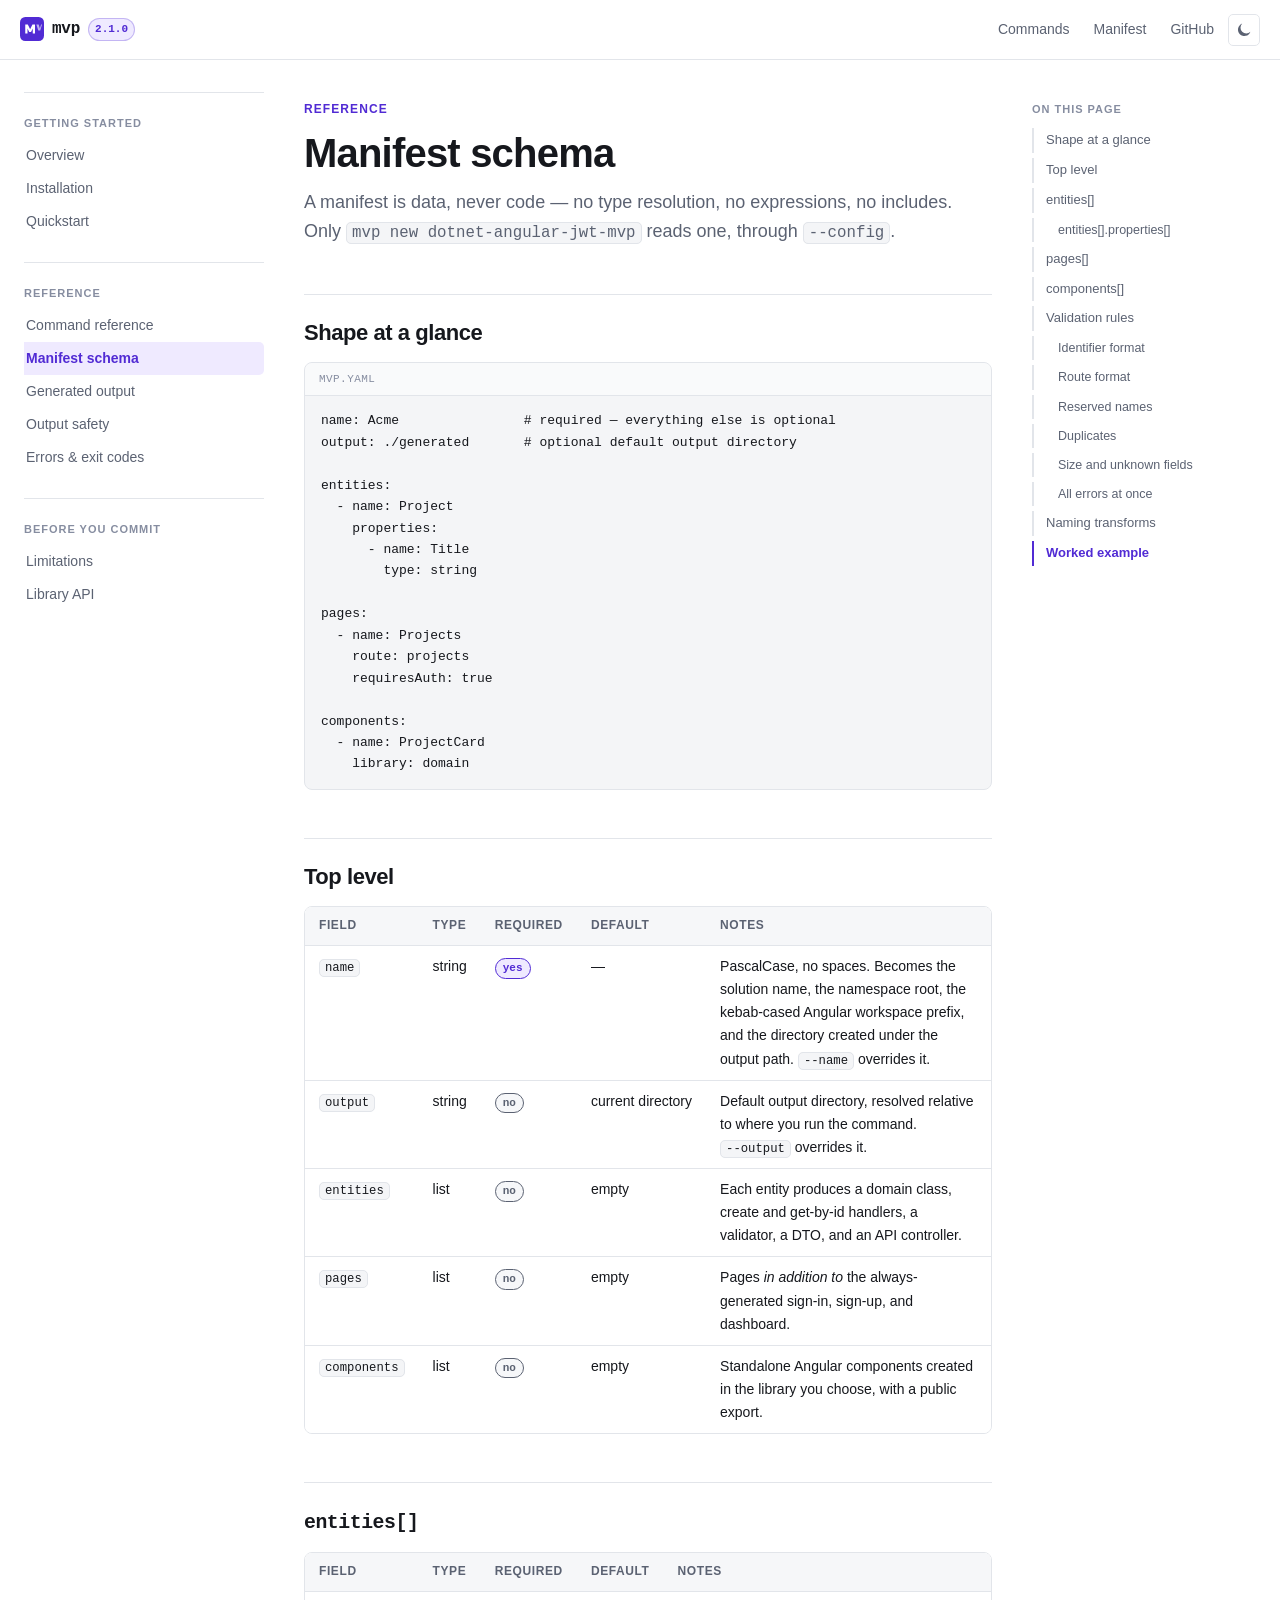
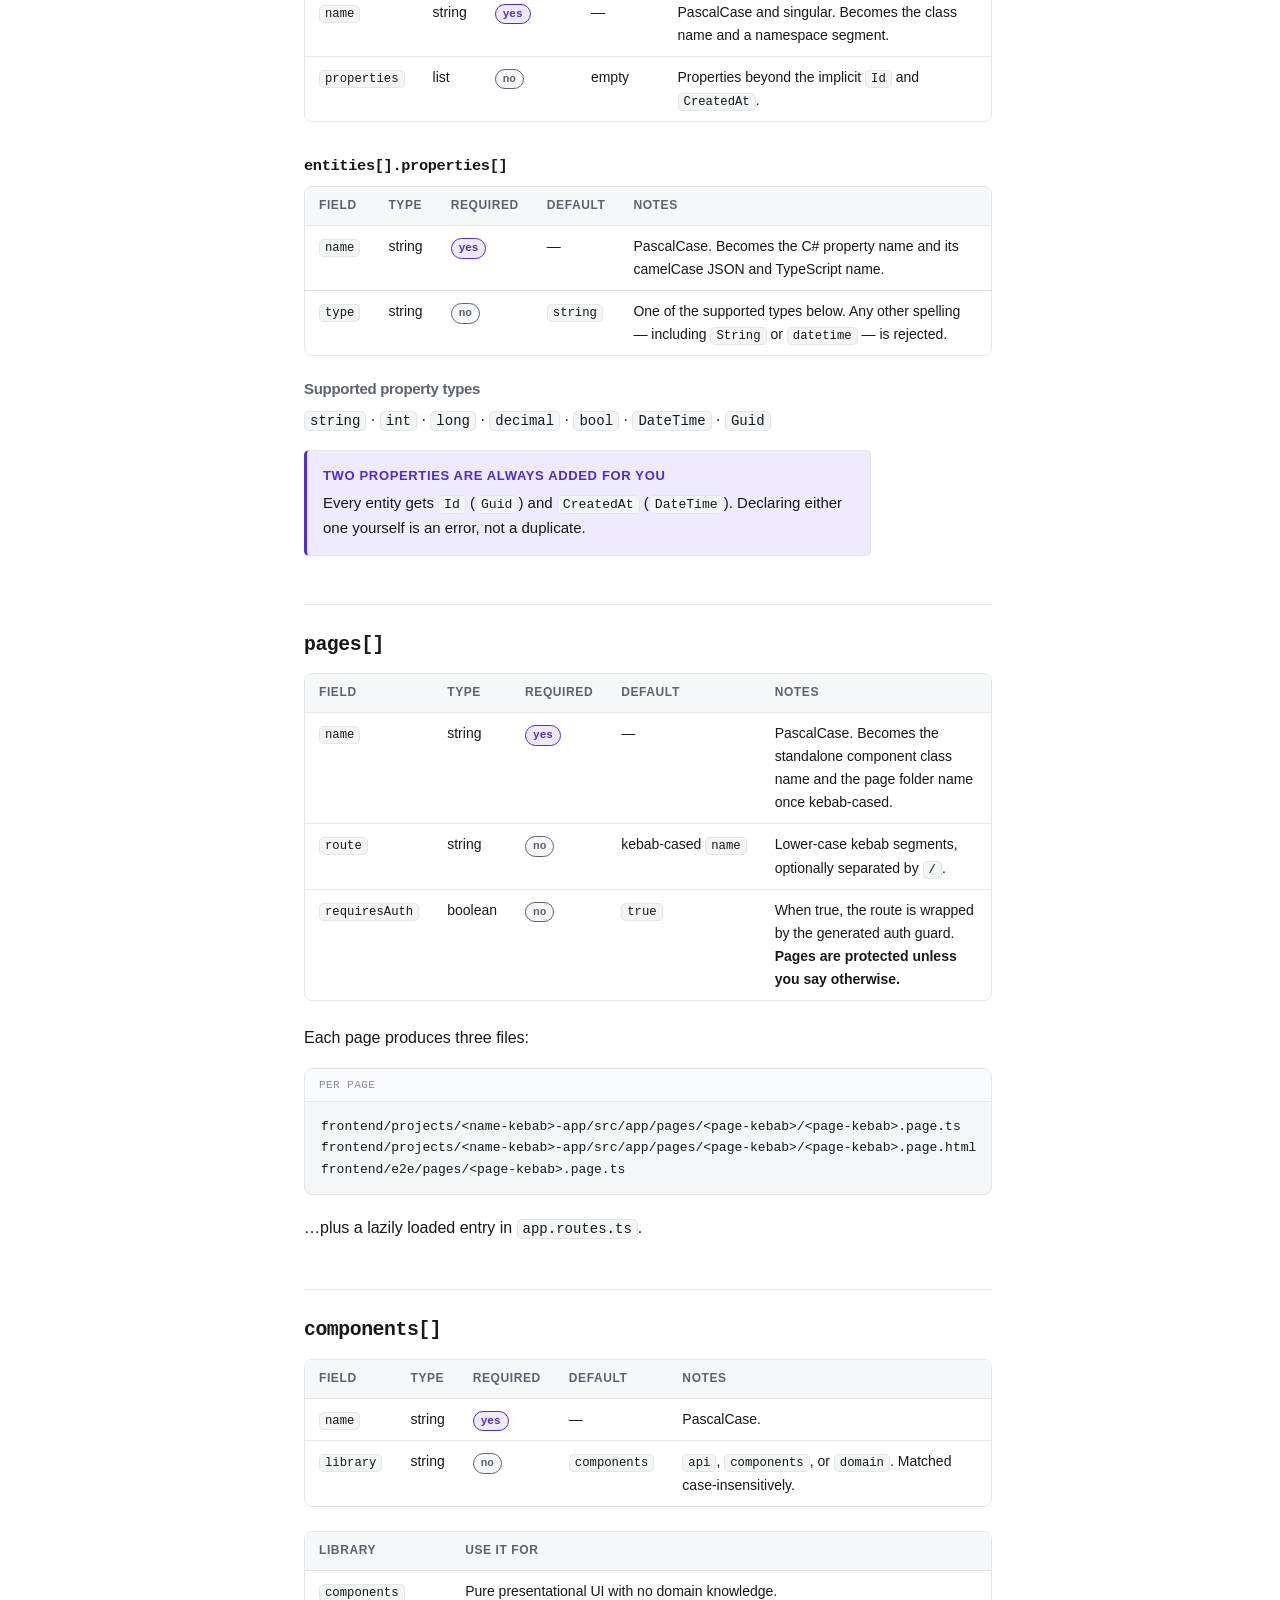
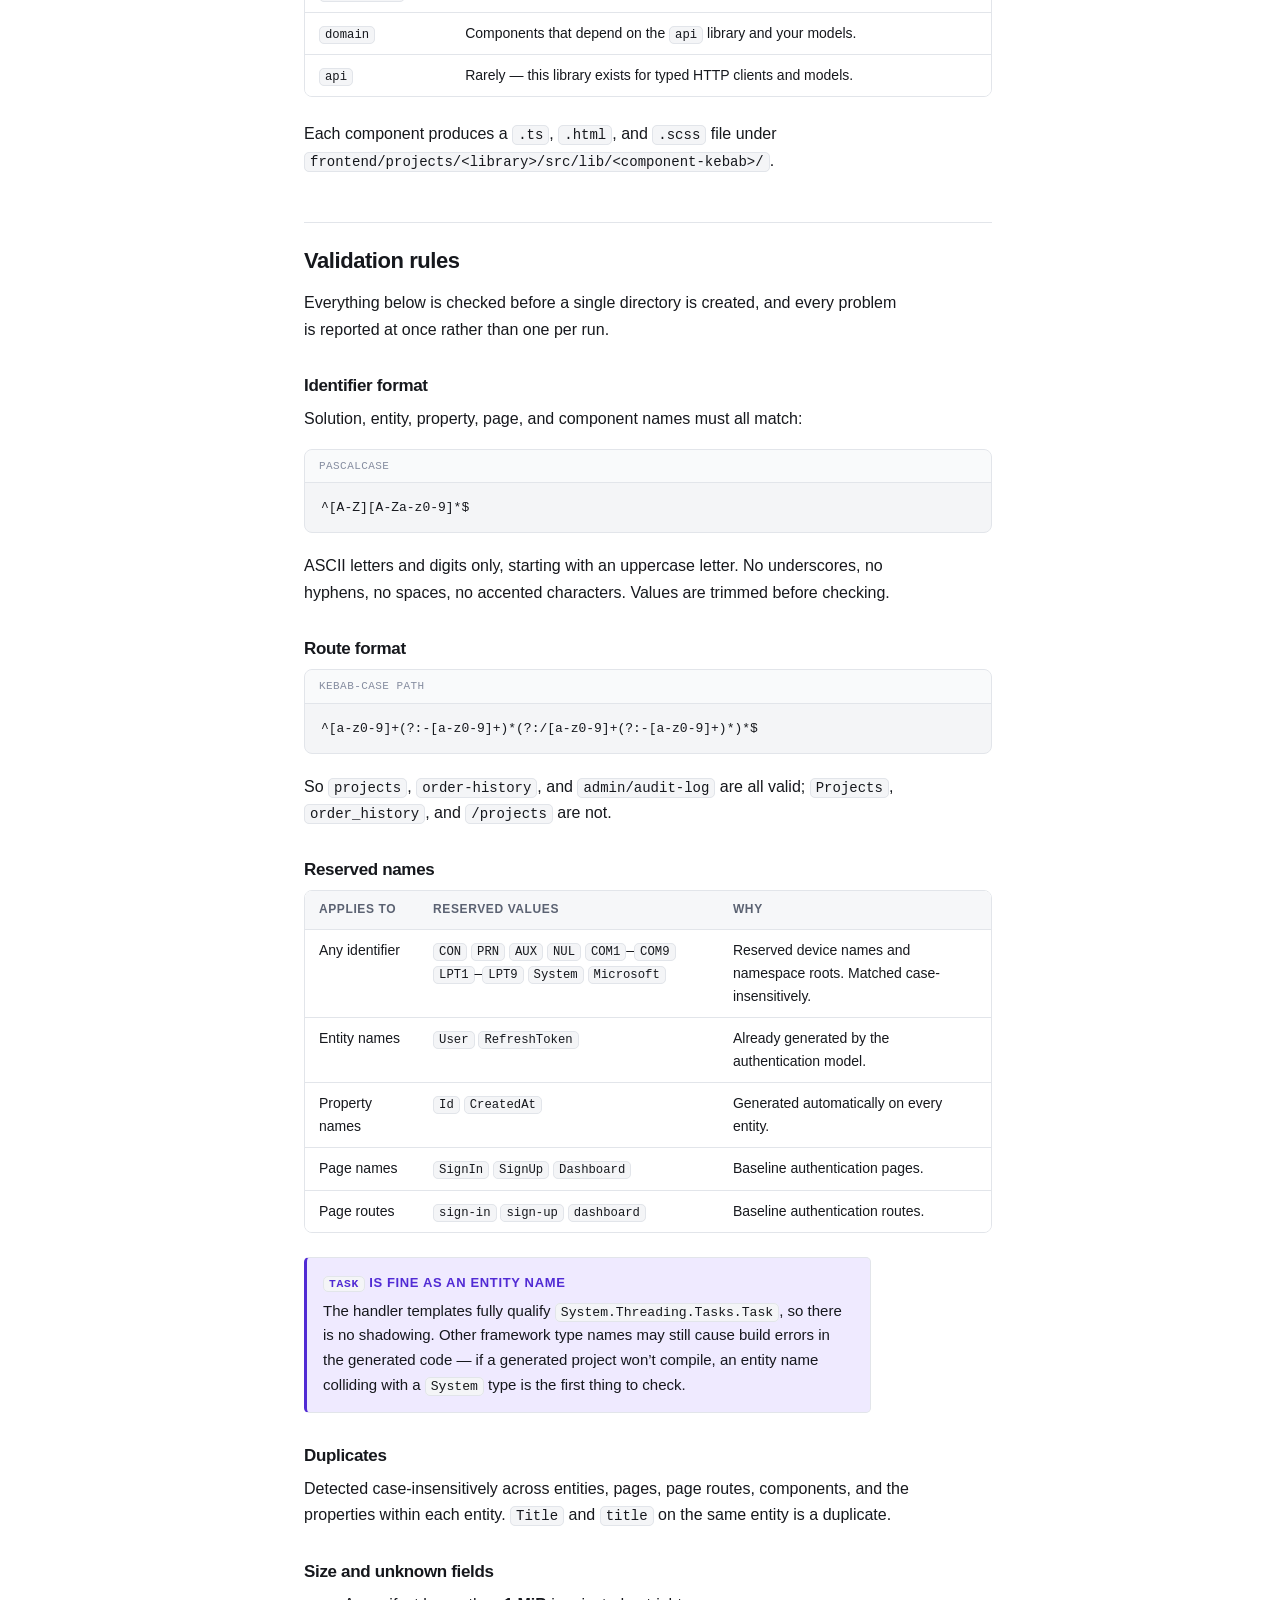
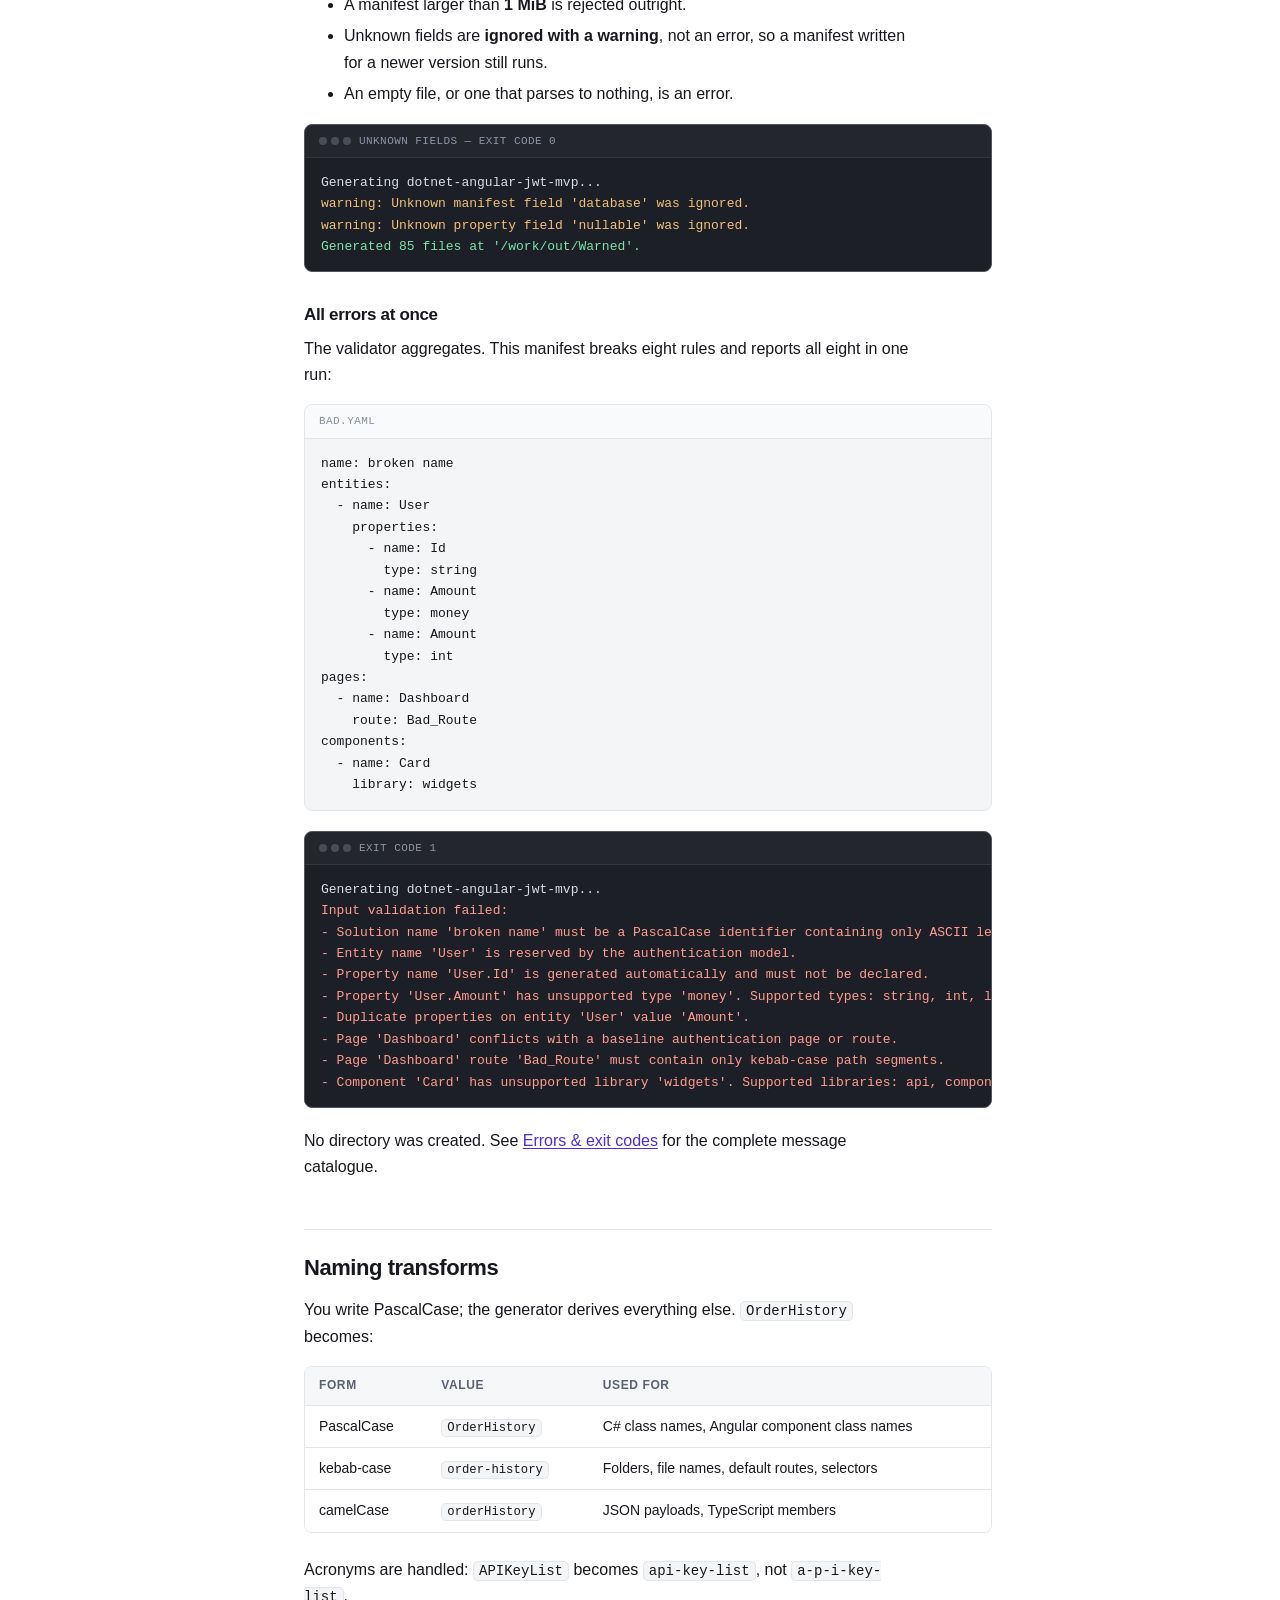
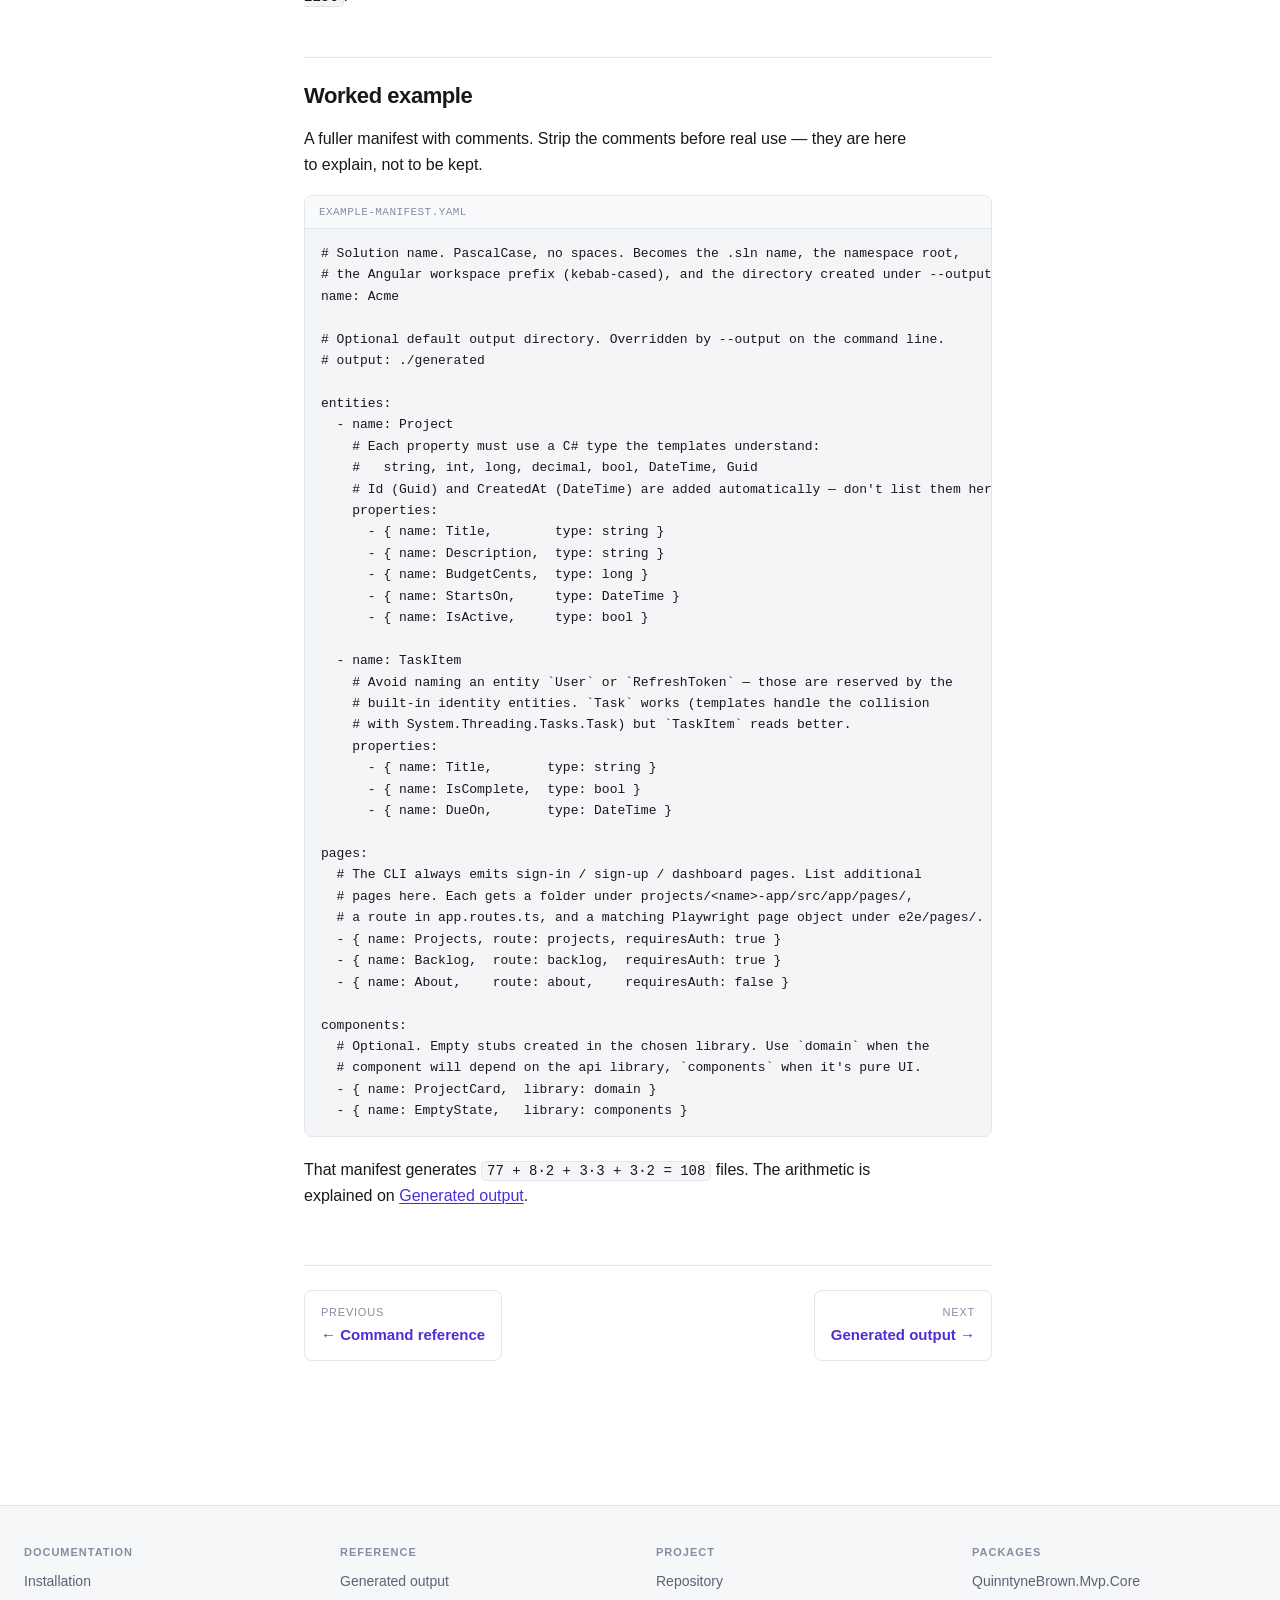
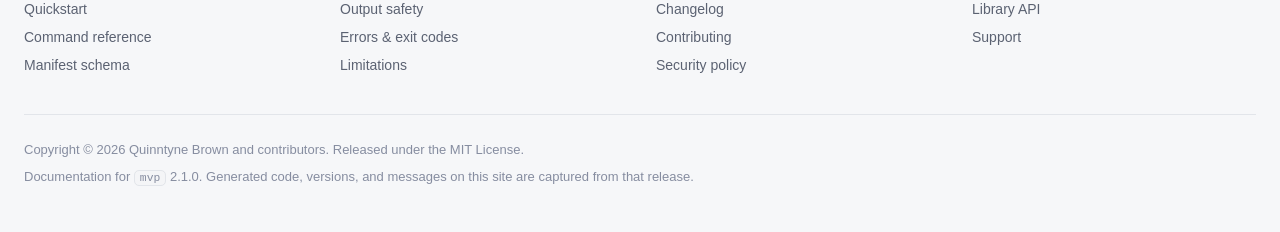
<file: website/manifest.html>
<!doctype html>
<html lang="en">
<head>
<meta charset="utf-8">
<meta name="viewport" content="width=device-width, initial-scale=1">
<title>Manifest schema — mvp</title>
<meta name="description" content="The complete YAML manifest contract for mvp: every field, its default, the naming rules the validator enforces, reserved names, and supported property types.">
<link rel="icon" href="assets/favicon.svg" type="image/svg+xml">
<link rel="stylesheet" href="assets/styles.css">
<script src="assets/site.js"></script>
</head>
<body>
<a class="skip-link" href="#content">Skip to content</a>

<header class="site-header">
  <button type="button" class="icon-button" id="nav-toggle" aria-expanded="false" aria-controls="sidebar" aria-label="Toggle navigation">
    <svg viewBox="0 0 16 16" fill="none" stroke="currentColor" stroke-width="1.5" stroke-linecap="round" aria-hidden="true"><path d="M2 4h12M2 8h12M2 12h12"/></svg>
  </button>
  <a class="brand" href="index.html">
    <svg viewBox="0 0 32 32" aria-hidden="true"><rect width="32" height="32" rx="7" fill="#512bd4"/><path d="M7 22V10h3.4l3.1 6.2L16.6 10H20v12h-3v-6.6l-2.3 4.6h-2.4L10 15.4V22H7z" fill="#fff"/><path d="M21.8 10h3.1l1.6 5.3 1.6-5.3h1.3l-2.4 8h-2.6l-2.6-8z" fill="#fff" opacity=".62"/></svg>
    <span class="brand-name">mvp</span>
    <span class="version-pill">2.1.0</span>
  </a>
  <span class="header-spacer"></span>
  <nav class="header-links" aria-label="External">
    <a class="desktop-only" href="commands.html">Commands</a>
    <a class="desktop-only" href="manifest.html">Manifest</a>
    <a href="https://github.com/QuinntyneBrown/mvp">GitHub</a>
    <button type="button" class="icon-button" id="theme-toggle" aria-label="Switch theme">
      <svg class="theme-icon-dark" viewBox="0 0 16 16" fill="currentColor" aria-hidden="true"><path d="M6.2 1.6a6.4 6.4 0 108.2 8.2A5.4 5.4 0 016.2 1.6z"/></svg>
      <svg class="theme-icon-light" viewBox="0 0 16 16" fill="none" stroke="currentColor" stroke-width="1.4" stroke-linecap="round" aria-hidden="true"><circle cx="8" cy="8" r="3.1"/><path d="M8 1v1.6M8 13.4V15M15 8h-1.6M2.6 8H1M12.9 3.1l-1.1 1.1M4.2 11.8l-1.1 1.1M12.9 12.9l-1.1-1.1M4.2 4.2L3.1 3.1"/></svg>
    </button>
  </nav>
</header>

<div class="layout">
<nav class="sidebar" id="sidebar" aria-label="Documentation">
  <h2>Getting started</h2>
  <ul>
    <li><a href="index.html">Overview</a></li>
    <li><a href="install.html">Installation</a></li>
    <li><a href="quickstart.html">Quickstart</a></li>
  </ul>
  <h2>Reference</h2>
  <ul>
    <li><a href="commands.html">Command reference</a></li>
    <li><a href="manifest.html">Manifest schema</a></li>
    <li><a href="generated.html">Generated output</a></li>
    <li><a href="output-safety.html">Output safety</a></li>
    <li><a href="errors.html">Errors &amp; exit codes</a></li>
  </ul>
  <h2>Before you commit</h2>
  <ul>
    <li><a href="limitations.html">Limitations</a></li>
    <li><a href="library.html">Library API</a></li>
  </ul>
</nav>

<main id="content">

<p class="eyebrow">Reference</p>
<h1>Manifest schema</h1>
<p class="lede">
  A manifest is data, never code — no type resolution, no expressions, no includes. Only
  <code>mvp new dotnet-angular-jwt-mvp</code> reads one, through <code>--config</code>.
</p>

<h2>Shape at a glance</h2>

<div class="code">
  <div class="code-label">mvp.yaml</div>
<pre><code>name: Acme                # required — everything else is optional
output: ./generated       # optional default output directory

entities:
  - name: Project
    properties:
      - name: Title
        type: string

pages:
  - name: Projects
    route: projects
    requiresAuth: true

components:
  - name: ProjectCard
    library: domain</code></pre>
</div>

<h2>Top level</h2>

<div class="table-scroll">
<table>
  <thead><tr><th>Field</th><th>Type</th><th>Required</th><th>Default</th><th>Notes</th></tr></thead>
  <tbody>
    <tr>
      <td class="nowrap"><code>name</code></td>
      <td class="nowrap">string</td>
      <td class="nowrap"><span class="badge accent">yes</span></td>
      <td class="nowrap">—</td>
      <td>PascalCase, no spaces. Becomes the solution name, the namespace root, the
      kebab-cased Angular workspace prefix, and the directory created under the output path.
      <code>--name</code> overrides it.</td>
    </tr>
    <tr>
      <td class="nowrap"><code>output</code></td>
      <td class="nowrap">string</td>
      <td class="nowrap"><span class="badge neutral">no</span></td>
      <td class="nowrap">current directory</td>
      <td>Default output directory, resolved relative to where you run the command.
      <code>--output</code> overrides it.</td>
    </tr>
    <tr>
      <td class="nowrap"><code>entities</code></td>
      <td class="nowrap">list</td>
      <td class="nowrap"><span class="badge neutral">no</span></td>
      <td class="nowrap">empty</td>
      <td>Each entity produces a domain class, create and get-by-id handlers, a validator,
      a DTO, and an API controller.</td>
    </tr>
    <tr>
      <td class="nowrap"><code>pages</code></td>
      <td class="nowrap">list</td>
      <td class="nowrap"><span class="badge neutral">no</span></td>
      <td class="nowrap">empty</td>
      <td>Pages <em>in addition to</em> the always-generated sign-in, sign-up, and dashboard.</td>
    </tr>
    <tr>
      <td class="nowrap"><code>components</code></td>
      <td class="nowrap">list</td>
      <td class="nowrap"><span class="badge neutral">no</span></td>
      <td class="nowrap">empty</td>
      <td>Standalone Angular components created in the library you choose, with a public
      export.</td>
    </tr>
  </tbody>
</table>
</div>

<h2><code>entities[]</code></h2>

<div class="table-scroll">
<table>
  <thead><tr><th>Field</th><th>Type</th><th>Required</th><th>Default</th><th>Notes</th></tr></thead>
  <tbody>
    <tr>
      <td class="nowrap"><code>name</code></td><td class="nowrap">string</td>
      <td class="nowrap"><span class="badge accent">yes</span></td><td class="nowrap">—</td>
      <td>PascalCase and singular. Becomes the class name and a namespace segment.</td>
    </tr>
    <tr>
      <td class="nowrap"><code>properties</code></td><td class="nowrap">list</td>
      <td class="nowrap"><span class="badge neutral">no</span></td><td class="nowrap">empty</td>
      <td>Properties beyond the implicit <code>Id</code> and <code>CreatedAt</code>.</td>
    </tr>
  </tbody>
</table>
</div>

<h3><code>entities[].properties[]</code></h3>

<div class="table-scroll">
<table>
  <thead><tr><th>Field</th><th>Type</th><th>Required</th><th>Default</th><th>Notes</th></tr></thead>
  <tbody>
    <tr>
      <td class="nowrap"><code>name</code></td><td class="nowrap">string</td>
      <td class="nowrap"><span class="badge accent">yes</span></td><td class="nowrap">—</td>
      <td>PascalCase. Becomes the C# property name and its camelCase JSON and TypeScript name.</td>
    </tr>
    <tr>
      <td class="nowrap"><code>type</code></td><td class="nowrap">string</td>
      <td class="nowrap"><span class="badge neutral">no</span></td><td class="nowrap"><code>string</code></td>
      <td>One of the supported types below. Any other spelling — including
      <code>String</code> or <code>datetime</code> — is rejected.</td>
    </tr>
  </tbody>
</table>
</div>

<h4>Supported property types</h4>

<p>
  <code>string</code> · <code>int</code> · <code>long</code> · <code>decimal</code> ·
  <code>bool</code> · <code>DateTime</code> · <code>Guid</code>
</p>

<div class="callout note">
  <span class="callout-title">Two properties are always added for you</span>
  <p>Every entity gets <code>Id</code> (<code>Guid</code>) and <code>CreatedAt</code>
  (<code>DateTime</code>). Declaring either one yourself is an error, not a duplicate.</p>
</div>

<h2><code>pages[]</code></h2>

<div class="table-scroll">
<table>
  <thead><tr><th>Field</th><th>Type</th><th>Required</th><th>Default</th><th>Notes</th></tr></thead>
  <tbody>
    <tr>
      <td class="nowrap"><code>name</code></td><td class="nowrap">string</td>
      <td class="nowrap"><span class="badge accent">yes</span></td><td class="nowrap">—</td>
      <td>PascalCase. Becomes the standalone component class name and the page folder name
      once kebab-cased.</td>
    </tr>
    <tr>
      <td class="nowrap"><code>route</code></td><td class="nowrap">string</td>
      <td class="nowrap"><span class="badge neutral">no</span></td>
      <td class="nowrap">kebab-cased <code>name</code></td>
      <td>Lower-case kebab segments, optionally separated by <code>/</code>.</td>
    </tr>
    <tr>
      <td class="nowrap"><code>requiresAuth</code></td><td class="nowrap">boolean</td>
      <td class="nowrap"><span class="badge neutral">no</span></td>
      <td class="nowrap"><code>true</code></td>
      <td>When true, the route is wrapped by the generated auth guard. <strong>Pages are
      protected unless you say otherwise.</strong></td>
    </tr>
  </tbody>
</table>
</div>

<p>Each page produces three files:</p>

<div class="code" data-no-copy>
  <div class="code-label">per page</div>
<pre><code>frontend/projects/&lt;name-kebab&gt;-app/src/app/pages/&lt;page-kebab&gt;/&lt;page-kebab&gt;.page.ts
frontend/projects/&lt;name-kebab&gt;-app/src/app/pages/&lt;page-kebab&gt;/&lt;page-kebab&gt;.page.html
frontend/e2e/pages/&lt;page-kebab&gt;.page.ts</code></pre>
</div>

<p>…plus a lazily loaded entry in <code>app.routes.ts</code>.</p>

<h2><code>components[]</code></h2>

<div class="table-scroll">
<table>
  <thead><tr><th>Field</th><th>Type</th><th>Required</th><th>Default</th><th>Notes</th></tr></thead>
  <tbody>
    <tr>
      <td class="nowrap"><code>name</code></td><td class="nowrap">string</td>
      <td class="nowrap"><span class="badge accent">yes</span></td><td class="nowrap">—</td>
      <td>PascalCase.</td>
    </tr>
    <tr>
      <td class="nowrap"><code>library</code></td><td class="nowrap">string</td>
      <td class="nowrap"><span class="badge neutral">no</span></td>
      <td class="nowrap"><code>components</code></td>
      <td><code>api</code>, <code>components</code>, or <code>domain</code>. Matched
      case-insensitively.</td>
    </tr>
  </tbody>
</table>
</div>

<div class="table-scroll">
<table>
  <thead><tr><th>Library</th><th>Use it for</th></tr></thead>
  <tbody>
    <tr><td class="nowrap"><code>components</code></td><td>Pure presentational UI with no domain knowledge.</td></tr>
    <tr><td class="nowrap"><code>domain</code></td><td>Components that depend on the <code>api</code> library and your models.</td></tr>
    <tr><td class="nowrap"><code>api</code></td><td>Rarely — this library exists for typed HTTP clients and models.</td></tr>
  </tbody>
</table>
</div>

<p>Each component produces a <code>.ts</code>, <code>.html</code>, and <code>.scss</code>
file under <code>frontend/projects/&lt;library&gt;/src/lib/&lt;component-kebab&gt;/</code>.</p>

<h2>Validation rules</h2>

<p>
  Everything below is checked before a single directory is created, and every problem is
  reported at once rather than one per run.
</p>

<h3>Identifier format</h3>

<p>
  Solution, entity, property, page, and component names must all match:
</p>

<div class="code" data-no-copy>
  <div class="code-label">PascalCase</div>
<pre><code>^[A-Z][A-Za-z0-9]*$</code></pre>
</div>

<p>
  ASCII letters and digits only, starting with an uppercase letter. No underscores, no
  hyphens, no spaces, no accented characters. Values are trimmed before checking.
</p>

<h3>Route format</h3>

<div class="code" data-no-copy>
  <div class="code-label">kebab-case path</div>
<pre><code>^[a-z0-9]+(?:-[a-z0-9]+)*(?:/[a-z0-9]+(?:-[a-z0-9]+)*)*$</code></pre>
</div>

<p>
  So <code>projects</code>, <code>order-history</code>, and <code>admin/audit-log</code>
  are all valid; <code>Projects</code>, <code>order_history</code>, and
  <code>/projects</code> are not.
</p>

<h3>Reserved names</h3>

<div class="table-scroll">
<table>
  <thead><tr><th>Applies to</th><th>Reserved values</th><th>Why</th></tr></thead>
  <tbody>
    <tr>
      <td>Any identifier</td>
      <td><code>CON</code> <code>PRN</code> <code>AUX</code> <code>NUL</code>
      <code>COM1</code>–<code>COM9</code> <code>LPT1</code>–<code>LPT9</code>
      <code>System</code> <code>Microsoft</code></td>
      <td>Reserved device names and namespace roots. Matched case-insensitively.</td>
    </tr>
    <tr>
      <td>Entity names</td>
      <td><code>User</code> <code>RefreshToken</code></td>
      <td>Already generated by the authentication model.</td>
    </tr>
    <tr>
      <td>Property names</td>
      <td><code>Id</code> <code>CreatedAt</code></td>
      <td>Generated automatically on every entity.</td>
    </tr>
    <tr>
      <td>Page names</td>
      <td><code>SignIn</code> <code>SignUp</code> <code>Dashboard</code></td>
      <td>Baseline authentication pages.</td>
    </tr>
    <tr>
      <td>Page routes</td>
      <td><code>sign-in</code> <code>sign-up</code> <code>dashboard</code></td>
      <td>Baseline authentication routes.</td>
    </tr>
  </tbody>
</table>
</div>

<div class="callout note">
  <span class="callout-title"><code>Task</code> is fine as an entity name</span>
  <p>The handler templates fully qualify <code>System.Threading.Tasks.Task</code>, so there
  is no shadowing. Other framework type names may still cause build errors in the generated
  code — if a generated project won’t compile, an entity name colliding with a
  <code>System</code> type is the first thing to check.</p>
</div>

<h3>Duplicates</h3>

<p>
  Detected case-insensitively across entities, pages, page routes, components, and the
  properties within each entity. <code>Title</code> and <code>title</code> on the same
  entity is a duplicate.
</p>

<h3>Size and unknown fields</h3>

<ul>
  <li>A manifest larger than <strong>1 MiB</strong> is rejected outright.</li>
  <li>Unknown fields are <strong>ignored with a warning</strong>, not an error, so a manifest
  written for a newer version still runs.</li>
  <li>An empty file, or one that parses to nothing, is an error.</li>
</ul>

<div class="terminal">
  <div class="terminal-label"><span class="dots"><i></i><i></i><i></i></span> unknown fields — exit code 0</div>
<pre><code><span class="muted">Generating dotnet-angular-jwt-mvp...</span>
<span class="warn">warning: Unknown manifest field 'database' was ignored.</span>
<span class="warn">warning: Unknown property field 'nullable' was ignored.</span>
<span class="ok">Generated 85 files at '/work/out/Warned'.</span></code></pre>
</div>

<h3>All errors at once</h3>

<p>
  The validator aggregates. This manifest breaks eight rules and reports all eight in one
  run:
</p>

<div class="code">
  <div class="code-label">bad.yaml</div>
<pre><code>name: broken name
entities:
  - name: User
    properties:
      - name: Id
        type: string
      - name: Amount
        type: money
      - name: Amount
        type: int
pages:
  - name: Dashboard
    route: Bad_Route
components:
  - name: Card
    library: widgets</code></pre>
</div>

<div class="terminal">
  <div class="terminal-label"><span class="dots"><i></i><i></i><i></i></span> exit code 1</div>
<pre><code><span class="muted">Generating dotnet-angular-jwt-mvp...</span>
<span class="err">Input validation failed:
- Solution name 'broken name' must be a PascalCase identifier containing only ASCII letters and digits.
- Entity name 'User' is reserved by the authentication model.
- Property name 'User.Id' is generated automatically and must not be declared.
- Property 'User.Amount' has unsupported type 'money'. Supported types: string, int, long, decimal, bool, DateTime, Guid.
- Duplicate properties on entity 'User' value 'Amount'.
- Page 'Dashboard' conflicts with a baseline authentication page or route.
- Page 'Dashboard' route 'Bad_Route' must contain only kebab-case path segments.
- Component 'Card' has unsupported library 'widgets'. Supported libraries: api, components, domain.</span></code></pre>
</div>

<p>No directory was created. See <a href="errors.html">Errors &amp; exit codes</a> for the
complete message catalogue.</p>

<h2>Naming transforms</h2>

<p>
  You write PascalCase; the generator derives everything else. <code>OrderHistory</code>
  becomes:
</p>

<div class="table-scroll">
<table>
  <thead><tr><th>Form</th><th>Value</th><th>Used for</th></tr></thead>
  <tbody>
    <tr><td class="nowrap">PascalCase</td><td class="nowrap"><code>OrderHistory</code></td><td>C# class names, Angular component class names</td></tr>
    <tr><td class="nowrap">kebab-case</td><td class="nowrap"><code>order-history</code></td><td>Folders, file names, default routes, selectors</td></tr>
    <tr><td class="nowrap">camelCase</td><td class="nowrap"><code>orderHistory</code></td><td>JSON payloads, TypeScript members</td></tr>
  </tbody>
</table>
</div>

<p>
  Acronyms are handled: <code>APIKeyList</code> becomes <code>api-key-list</code>, not
  <code>a-p-i-key-list</code>.
</p>

<h2>Worked example</h2>

<p>
  A fuller manifest with comments. Strip the comments before real use — they are here to
  explain, not to be kept.
</p>

<div class="code">
  <div class="code-label">example-manifest.yaml</div>
<pre><code># Solution name. PascalCase, no spaces. Becomes the .sln name, the namespace root,
# the Angular workspace prefix (kebab-cased), and the directory created under --output.
name: Acme

# Optional default output directory. Overridden by --output on the command line.
# output: ./generated

entities:
  - name: Project
    # Each property must use a C# type the templates understand:
    #   string, int, long, decimal, bool, DateTime, Guid
    # Id (Guid) and CreatedAt (DateTime) are added automatically — don't list them here.
    properties:
      - { name: Title,        type: string }
      - { name: Description,  type: string }
      - { name: BudgetCents,  type: long }
      - { name: StartsOn,     type: DateTime }
      - { name: IsActive,     type: bool }

  - name: TaskItem
    # Avoid naming an entity `User` or `RefreshToken` — those are reserved by the
    # built-in identity entities. `Task` works (templates handle the collision
    # with System.Threading.Tasks.Task) but `TaskItem` reads better.
    properties:
      - { name: Title,       type: string }
      - { name: IsComplete,  type: bool }
      - { name: DueOn,       type: DateTime }

pages:
  # The CLI always emits sign-in / sign-up / dashboard pages. List additional
  # pages here. Each gets a folder under projects/&lt;name&gt;-app/src/app/pages/,
  # a route in app.routes.ts, and a matching Playwright page object under e2e/pages/.
  - { name: Projects, route: projects, requiresAuth: true }
  - { name: Backlog,  route: backlog,  requiresAuth: true }
  - { name: About,    route: about,    requiresAuth: false }

components:
  # Optional. Empty stubs created in the chosen library. Use `domain` when the
  # component will depend on the api library, `components` when it's pure UI.
  - { name: ProjectCard,  library: domain }
  - { name: EmptyState,   library: components }</code></pre>
</div>

<p>
  That manifest generates <code>77 + 8·2 + 3·3 + 3·2 = 108</code> files. The arithmetic is
  explained on <a href="generated.html">Generated output</a>.
</p>

<nav class="page-nav" aria-label="Pagination">
  <a href="commands.html"><span class="dir">Previous</span><span class="label">← Command reference</span></a>
  <a class="next" href="generated.html"><span class="dir">Next</span><span class="label">Generated output →</span></a>
</nav>

</main>

<aside class="toc" id="toc" aria-label="On this page"></aside>
</div>

<footer class="site-footer">
  <div class="footer-inner">
    <div>
      <h2>Documentation</h2>
      <ul>
        <li><a href="install.html">Installation</a></li>
        <li><a href="quickstart.html">Quickstart</a></li>
        <li><a href="commands.html">Command reference</a></li>
        <li><a href="manifest.html">Manifest schema</a></li>
      </ul>
    </div>
    <div>
      <h2>Reference</h2>
      <ul>
        <li><a href="generated.html">Generated output</a></li>
        <li><a href="output-safety.html">Output safety</a></li>
        <li><a href="errors.html">Errors &amp; exit codes</a></li>
        <li><a href="limitations.html">Limitations</a></li>
      </ul>
    </div>
    <div>
      <h2>Project</h2>
      <ul>
        <li><a href="https://github.com/QuinntyneBrown/mvp">Repository</a></li>
        <li><a href="https://github.com/QuinntyneBrown/mvp/blob/main/CHANGELOG.md">Changelog</a></li>
        <li><a href="https://github.com/QuinntyneBrown/mvp/blob/main/CONTRIBUTING.md">Contributing</a></li>
        <li><a href="https://github.com/QuinntyneBrown/mvp/blob/main/SECURITY.md">Security policy</a></li>
      </ul>
    </div>
    <div>
      <h2>Packages</h2>
      <ul>
        <li><a href="https://www.nuget.org/packages/QuinntyneBrown.Mvp.Core">QuinntyneBrown.Mvp.Core</a></li>
        <li><a href="library.html">Library API</a></li>
        <li><a href="https://github.com/QuinntyneBrown/mvp/blob/main/SUPPORT.md">Support</a></li>
      </ul>
    </div>
  </div>
  <div class="footer-legal">
    <p>Copyright © 2026 Quinntyne Brown and contributors. Released under the MIT License.</p>
    <p>Documentation for <code>mvp</code> 2.1.0. Generated code, versions, and messages on this
    site are captured from that release.</p>
  </div>
</footer>

</body>
</html>
</file>
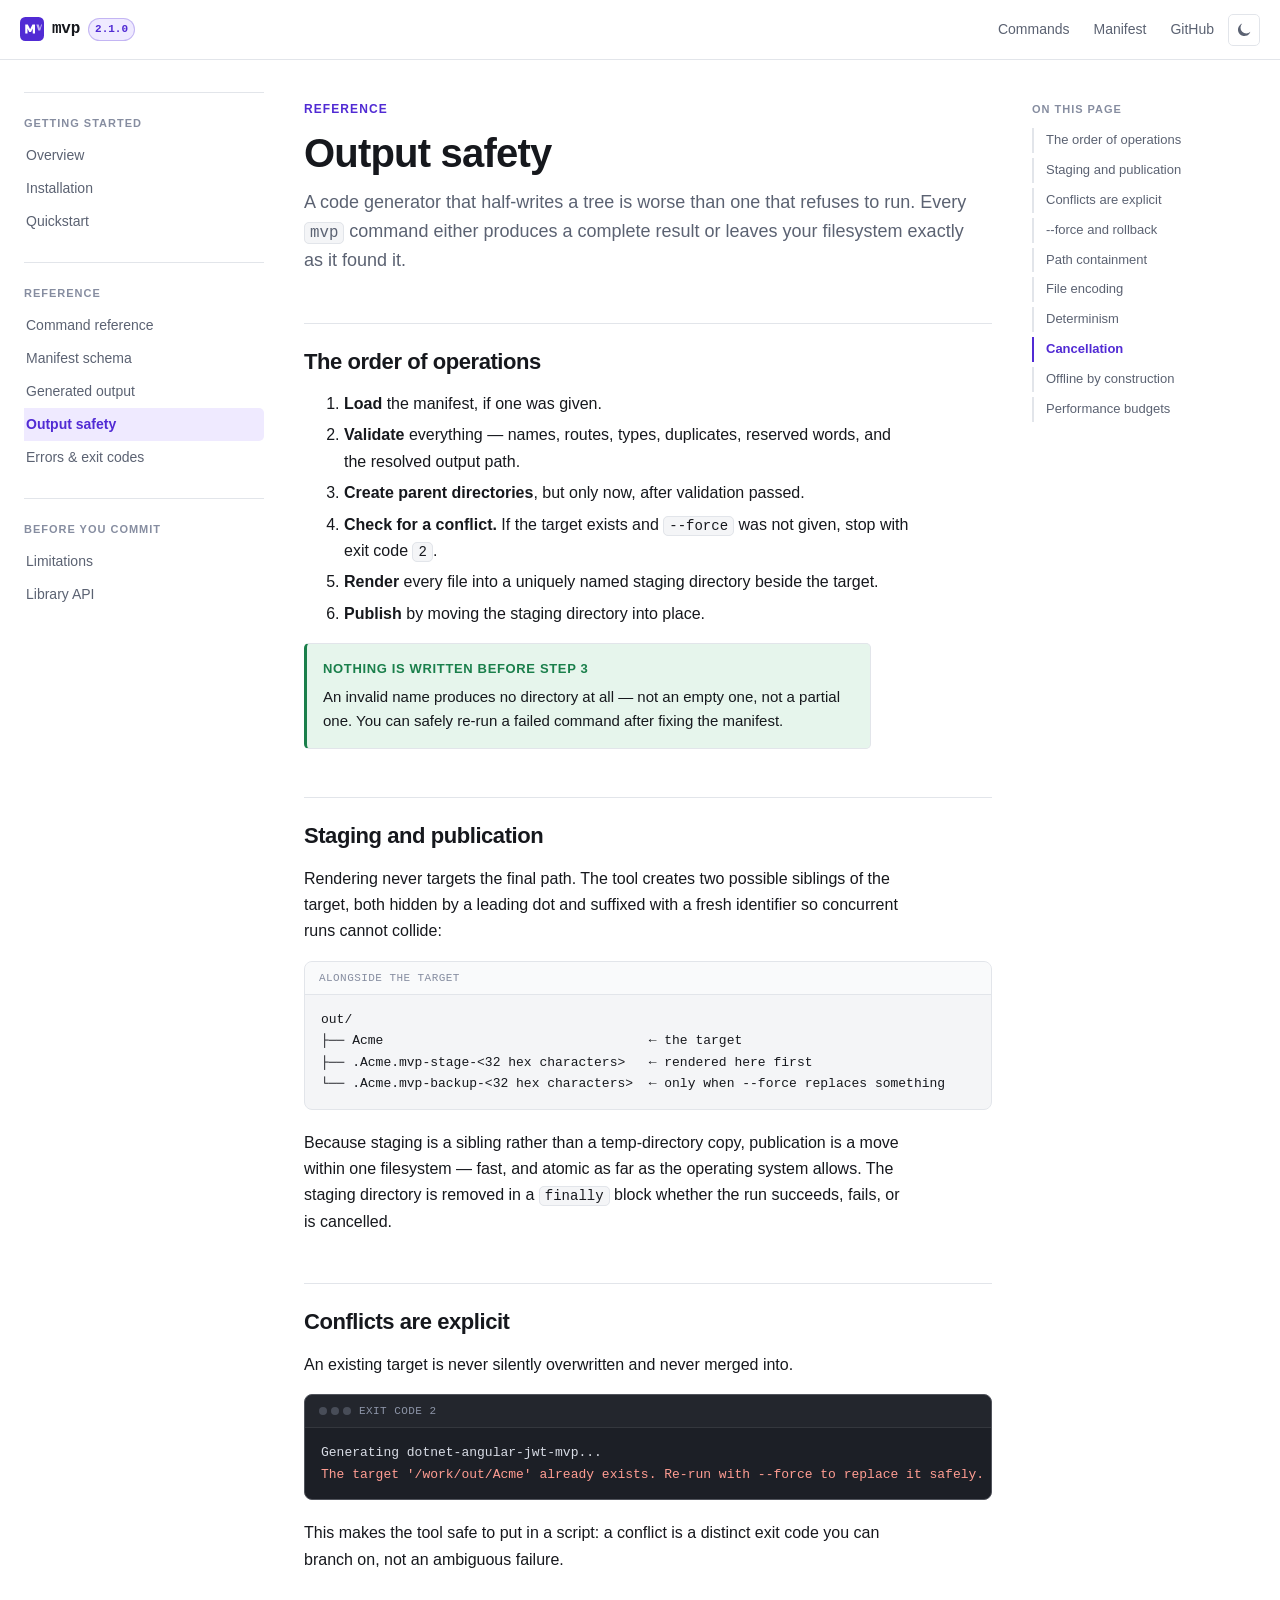
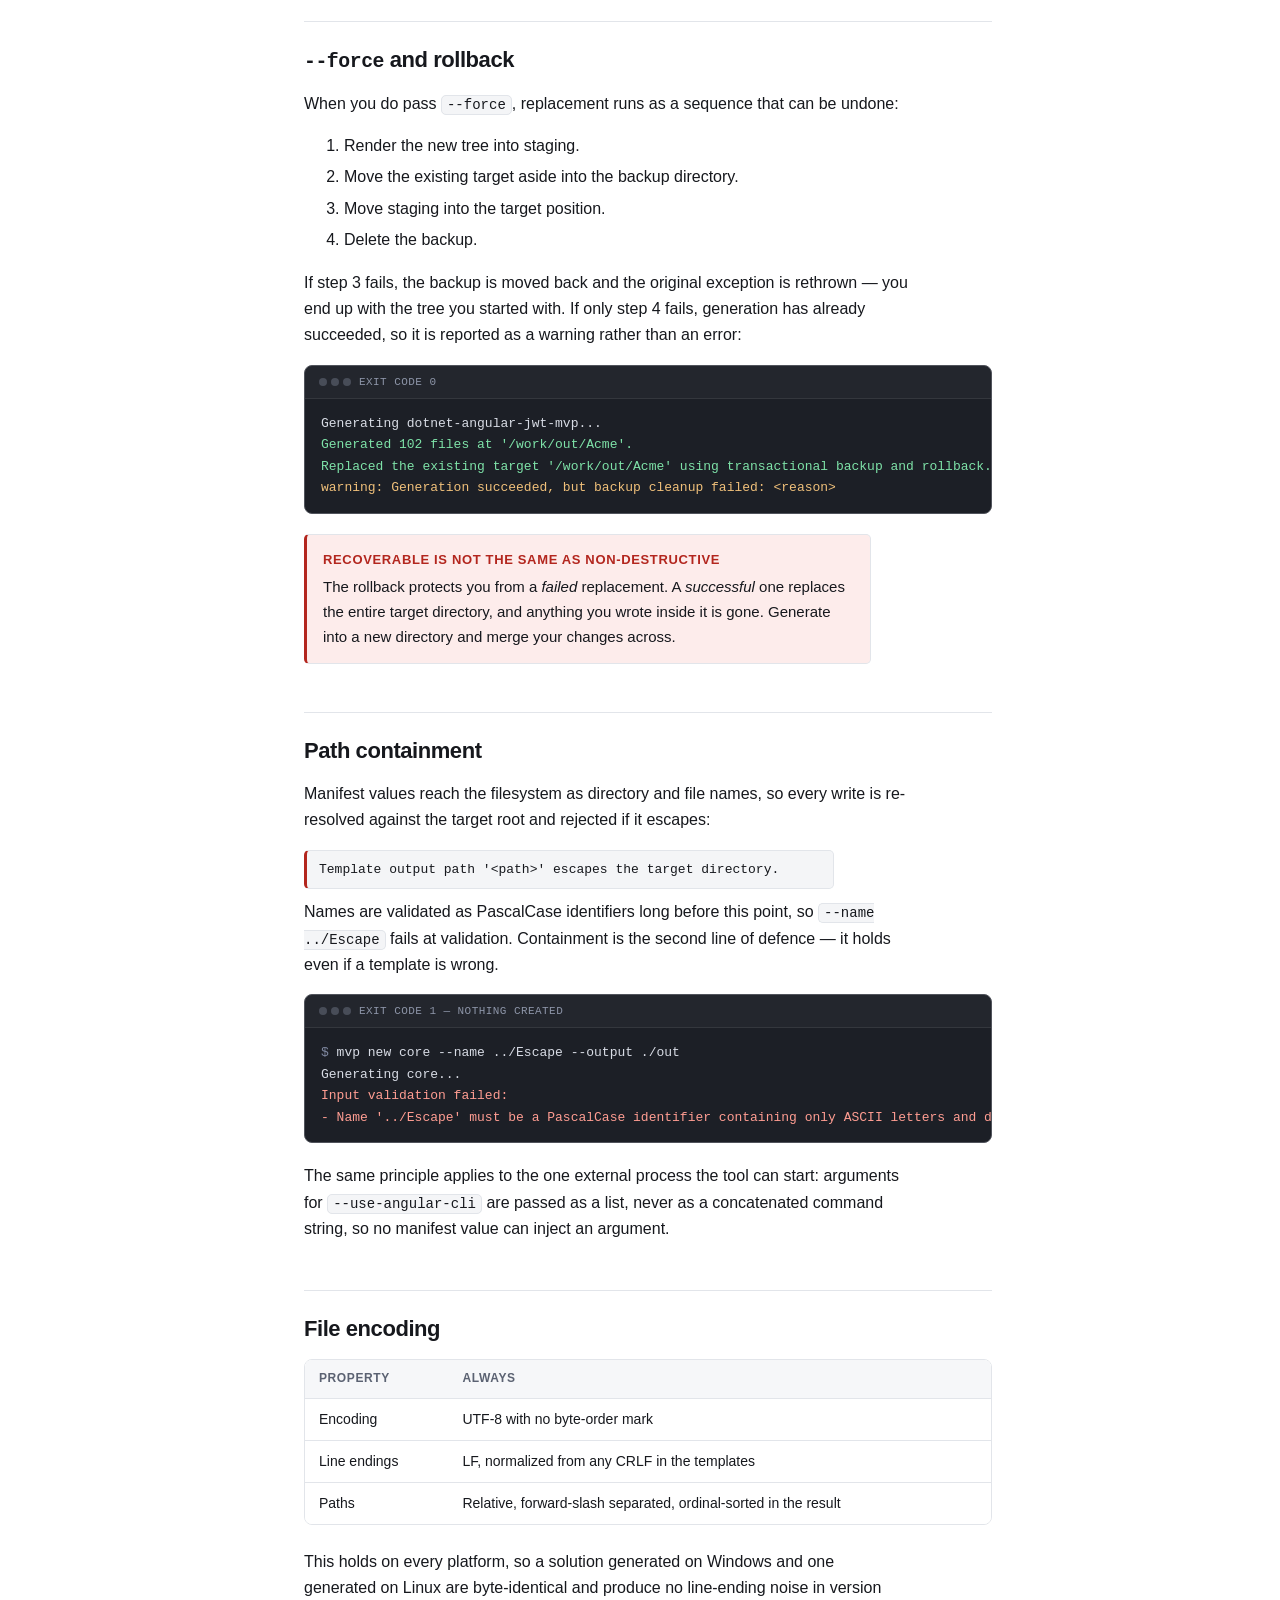
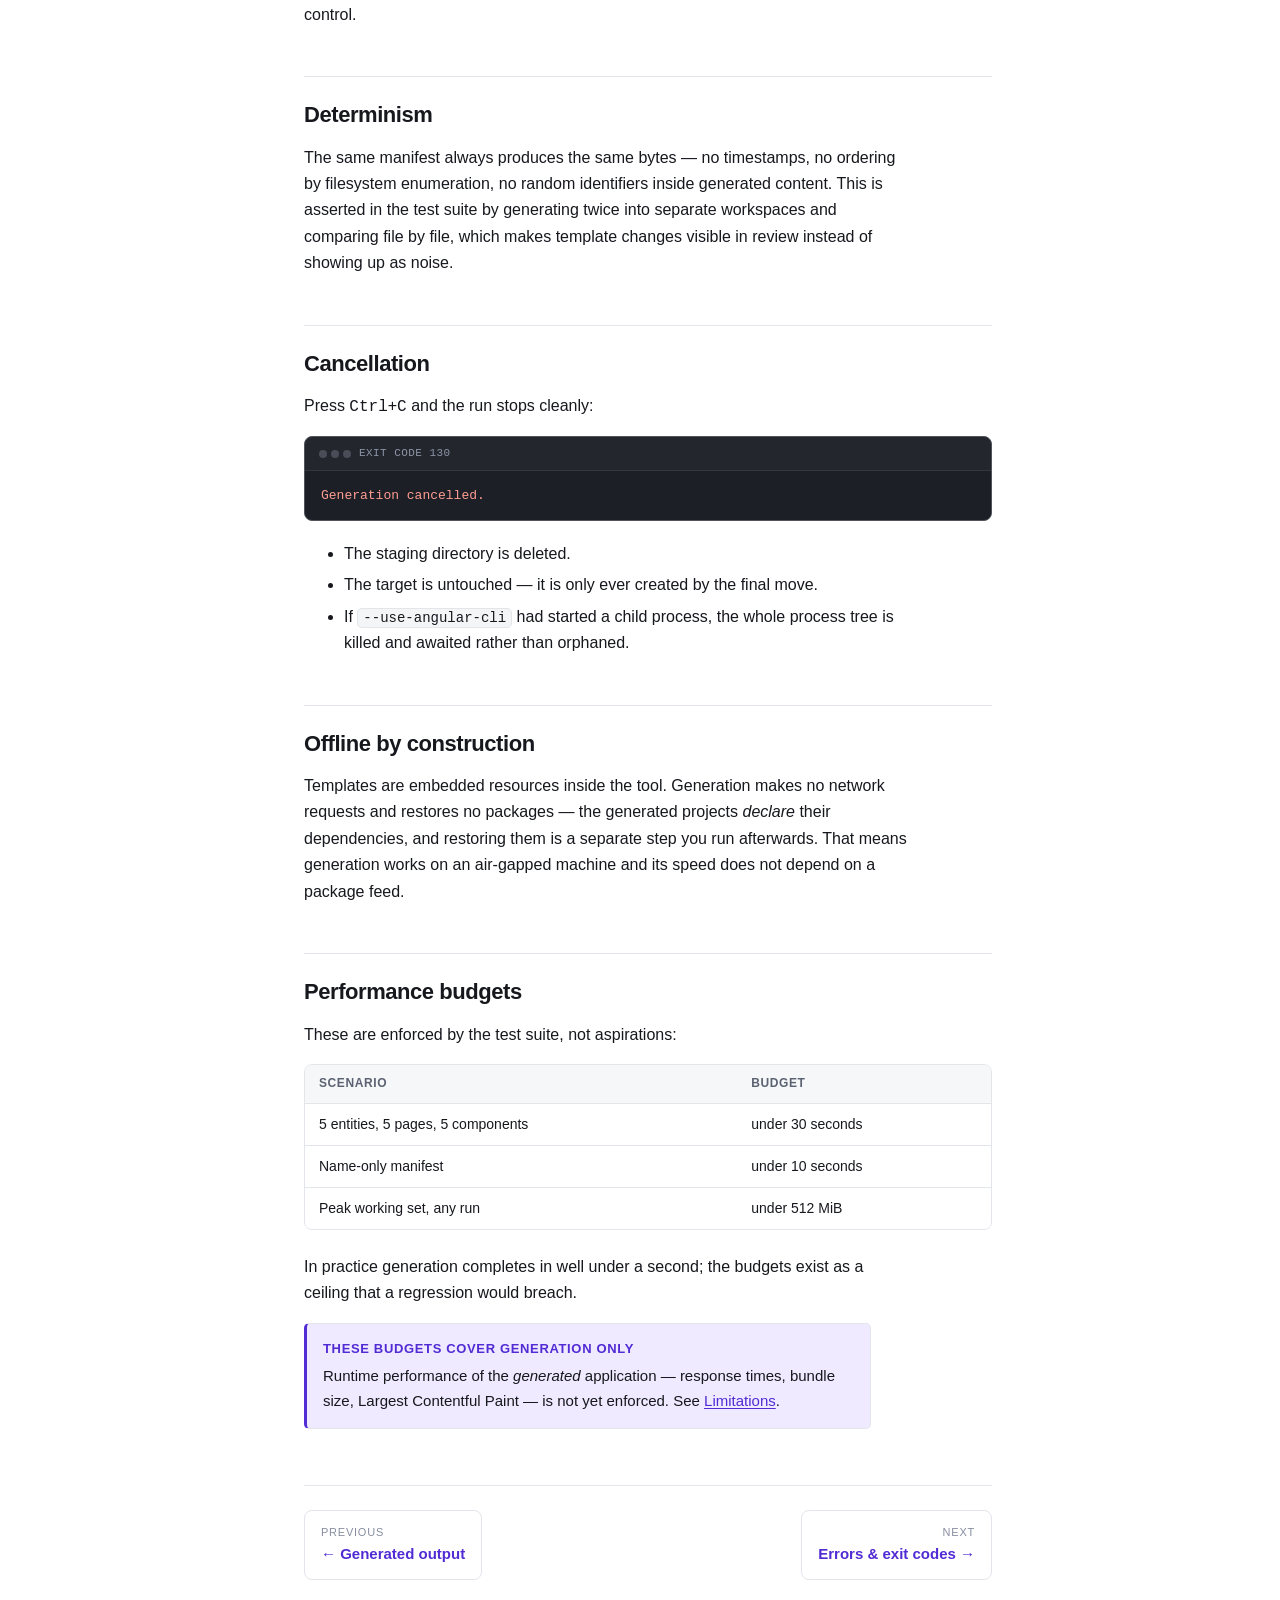
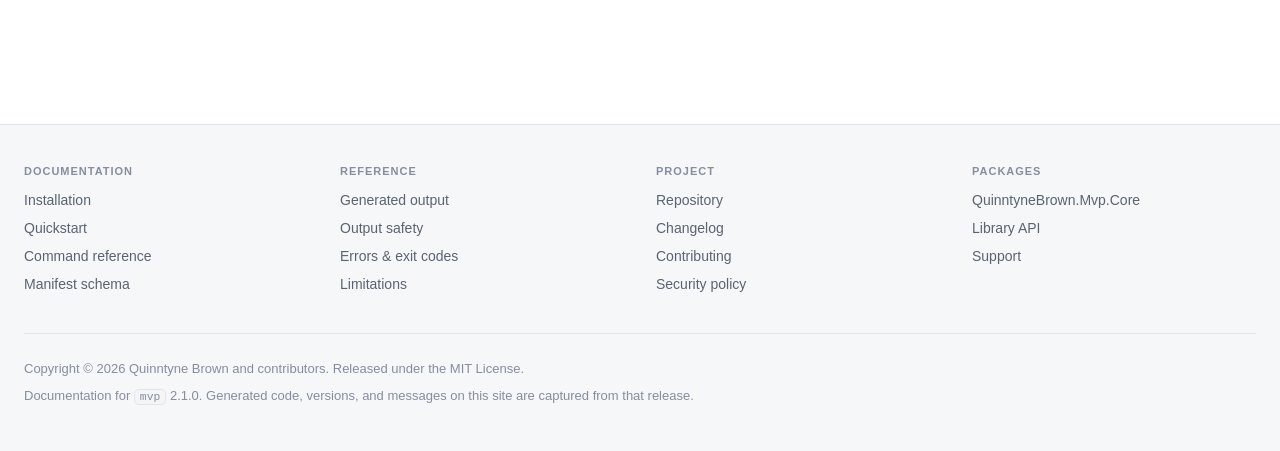
<file: website/output-safety.html>
<!doctype html>
<html lang="en">
<head>
<meta charset="utf-8">
<meta name="viewport" content="width=device-width, initial-scale=1">
<title>Output safety — mvp</title>
<meta name="description" content="How mvp writes files: aggregate validation before any mutation, staged rendering, atomic publication, explicit conflicts, recoverable --force, and path containment.">
<link rel="icon" href="assets/favicon.svg" type="image/svg+xml">
<link rel="stylesheet" href="assets/styles.css">
<script src="assets/site.js"></script>
</head>
<body>
<a class="skip-link" href="#content">Skip to content</a>

<header class="site-header">
  <button type="button" class="icon-button" id="nav-toggle" aria-expanded="false" aria-controls="sidebar" aria-label="Toggle navigation">
    <svg viewBox="0 0 16 16" fill="none" stroke="currentColor" stroke-width="1.5" stroke-linecap="round" aria-hidden="true"><path d="M2 4h12M2 8h12M2 12h12"/></svg>
  </button>
  <a class="brand" href="index.html">
    <svg viewBox="0 0 32 32" aria-hidden="true"><rect width="32" height="32" rx="7" fill="#512bd4"/><path d="M7 22V10h3.4l3.1 6.2L16.6 10H20v12h-3v-6.6l-2.3 4.6h-2.4L10 15.4V22H7z" fill="#fff"/><path d="M21.8 10h3.1l1.6 5.3 1.6-5.3h1.3l-2.4 8h-2.6l-2.6-8z" fill="#fff" opacity=".62"/></svg>
    <span class="brand-name">mvp</span>
    <span class="version-pill">2.1.0</span>
  </a>
  <span class="header-spacer"></span>
  <nav class="header-links" aria-label="External">
    <a class="desktop-only" href="commands.html">Commands</a>
    <a class="desktop-only" href="manifest.html">Manifest</a>
    <a href="https://github.com/QuinntyneBrown/mvp">GitHub</a>
    <button type="button" class="icon-button" id="theme-toggle" aria-label="Switch theme">
      <svg class="theme-icon-dark" viewBox="0 0 16 16" fill="currentColor" aria-hidden="true"><path d="M6.2 1.6a6.4 6.4 0 108.2 8.2A5.4 5.4 0 016.2 1.6z"/></svg>
      <svg class="theme-icon-light" viewBox="0 0 16 16" fill="none" stroke="currentColor" stroke-width="1.4" stroke-linecap="round" aria-hidden="true"><circle cx="8" cy="8" r="3.1"/><path d="M8 1v1.6M8 13.4V15M15 8h-1.6M2.6 8H1M12.9 3.1l-1.1 1.1M4.2 11.8l-1.1 1.1M12.9 12.9l-1.1-1.1M4.2 4.2L3.1 3.1"/></svg>
    </button>
  </nav>
</header>

<div class="layout">
<nav class="sidebar" id="sidebar" aria-label="Documentation">
  <h2>Getting started</h2>
  <ul>
    <li><a href="index.html">Overview</a></li>
    <li><a href="install.html">Installation</a></li>
    <li><a href="quickstart.html">Quickstart</a></li>
  </ul>
  <h2>Reference</h2>
  <ul>
    <li><a href="commands.html">Command reference</a></li>
    <li><a href="manifest.html">Manifest schema</a></li>
    <li><a href="generated.html">Generated output</a></li>
    <li><a href="output-safety.html">Output safety</a></li>
    <li><a href="errors.html">Errors &amp; exit codes</a></li>
  </ul>
  <h2>Before you commit</h2>
  <ul>
    <li><a href="limitations.html">Limitations</a></li>
    <li><a href="library.html">Library API</a></li>
  </ul>
</nav>

<main id="content">

<p class="eyebrow">Reference</p>
<h1>Output safety</h1>
<p class="lede">
  A code generator that half-writes a tree is worse than one that refuses to run. Every
  <code>mvp</code> command either produces a complete result or leaves your filesystem
  exactly as it found it.
</p>

<h2>The order of operations</h2>

<ol>
  <li><strong>Load</strong> the manifest, if one was given.</li>
  <li><strong>Validate</strong> everything — names, routes, types, duplicates, reserved
  words, and the resolved output path.</li>
  <li><strong>Create parent directories</strong>, but only now, after validation passed.</li>
  <li><strong>Check for a conflict.</strong> If the target exists and <code>--force</code>
  was not given, stop with exit code <code>2</code>.</li>
  <li><strong>Render</strong> every file into a uniquely named staging directory beside the
  target.</li>
  <li><strong>Publish</strong> by moving the staging directory into place.</li>
</ol>

<div class="callout ok">
  <span class="callout-title">Nothing is written before step 3</span>
  <p>An invalid name produces no directory at all — not an empty one, not a partial one.
  You can safely re-run a failed command after fixing the manifest.</p>
</div>

<h2>Staging and publication</h2>

<p>
  Rendering never targets the final path. The tool creates two possible siblings of the
  target, both hidden by a leading dot and suffixed with a fresh identifier so concurrent
  runs cannot collide:
</p>

<div class="code" data-no-copy>
  <div class="code-label">alongside the target</div>
<pre><code>out/
├── Acme                                  ← the target
├── .Acme.mvp-stage-&lt;32 hex characters&gt;   ← rendered here first
└── .Acme.mvp-backup-&lt;32 hex characters&gt;  ← only when --force replaces something</code></pre>
</div>

<p>
  Because staging is a sibling rather than a temp-directory copy, publication is a move
  within one filesystem — fast, and atomic as far as the operating system allows. The
  staging directory is removed in a <code>finally</code> block whether the run succeeds,
  fails, or is cancelled.
</p>

<h2>Conflicts are explicit</h2>

<p>
  An existing target is never silently overwritten and never merged into.
</p>

<div class="terminal">
  <div class="terminal-label"><span class="dots"><i></i><i></i><i></i></span> exit code 2</div>
<pre><code><span class="muted">Generating dotnet-angular-jwt-mvp...</span>
<span class="err">The target '/work/out/Acme' already exists. Re-run with --force to replace it safely.</span></code></pre>
</div>

<p>
  This makes the tool safe to put in a script: a conflict is a distinct exit code you can
  branch on, not an ambiguous failure.
</p>

<h2><code>--force</code> and rollback</h2>

<p>When you do pass <code>--force</code>, replacement runs as a sequence that can be undone:</p>

<ol>
  <li>Render the new tree into staging.</li>
  <li>Move the existing target aside into the backup directory.</li>
  <li>Move staging into the target position.</li>
  <li>Delete the backup.</li>
</ol>

<p>
  If step 3 fails, the backup is moved back and the original exception is rethrown — you
  end up with the tree you started with. If only step 4 fails, generation has already
  succeeded, so it is reported as a warning rather than an error:
</p>

<div class="terminal">
  <div class="terminal-label"><span class="dots"><i></i><i></i><i></i></span> exit code 0</div>
<pre><code><span class="muted">Generating dotnet-angular-jwt-mvp...</span>
<span class="ok">Generated 102 files at '/work/out/Acme'.</span>
<span class="ok">Replaced the existing target '/work/out/Acme' using transactional backup and rollback.</span>
<span class="warn">warning: Generation succeeded, but backup cleanup failed: &lt;reason&gt;</span></code></pre>
</div>

<div class="callout danger">
  <span class="callout-title">Recoverable is not the same as non-destructive</span>
  <p>The rollback protects you from a <em>failed</em> replacement. A <em>successful</em> one
  replaces the entire target directory, and anything you wrote inside it is gone. Generate
  into a new directory and merge your changes across.</p>
</div>

<h2>Path containment</h2>

<p>
  Manifest values reach the filesystem as directory and file names, so every write is
  re-resolved against the target root and rejected if it escapes:
</p>

<div class="message">Template output path '&lt;path&gt;' escapes the target directory.</div>

<p>
  Names are validated as PascalCase identifiers long before this point, so
  <code>--name ../Escape</code> fails at validation. Containment is the second line of
  defence — it holds even if a template is wrong.
</p>

<div class="terminal">
  <div class="terminal-label"><span class="dots"><i></i><i></i><i></i></span> exit code 1 — nothing created</div>
<pre><code><span class="prompt">$ </span>mvp new core --name ../Escape --output ./out
<span class="muted">Generating core...</span>
<span class="err">Input validation failed:
- Name '../Escape' must be a PascalCase identifier containing only ASCII letters and digits.</span></code></pre>
</div>

<p>
  The same principle applies to the one external process the tool can start: arguments for
  <code>--use-angular-cli</code> are passed as a list, never as a concatenated command
  string, so no manifest value can inject an argument.
</p>

<h2>File encoding</h2>

<div class="table-scroll">
<table>
  <thead><tr><th>Property</th><th>Always</th></tr></thead>
  <tbody>
    <tr><td class="nowrap">Encoding</td><td>UTF-8 with no byte-order mark</td></tr>
    <tr><td class="nowrap">Line endings</td><td>LF, normalized from any CRLF in the templates</td></tr>
    <tr><td class="nowrap">Paths</td><td>Relative, forward-slash separated, ordinal-sorted in the result</td></tr>
  </tbody>
</table>
</div>

<p>
  This holds on every platform, so a solution generated on Windows and one generated on
  Linux are byte-identical and produce no line-ending noise in version control.
</p>

<h2>Determinism</h2>

<p>
  The same manifest always produces the same bytes — no timestamps, no ordering by
  filesystem enumeration, no random identifiers inside generated content. This is asserted
  in the test suite by generating twice into separate workspaces and comparing file by
  file, which makes template changes visible in review instead of showing up as noise.
</p>

<h2>Cancellation</h2>

<p>
  Press <kbd>Ctrl</kbd>+<kbd>C</kbd> and the run stops cleanly:
</p>

<div class="terminal">
  <div class="terminal-label"><span class="dots"><i></i><i></i><i></i></span> exit code 130</div>
<pre><code><span class="err">Generation cancelled.</span></code></pre>
</div>

<ul>
  <li>The staging directory is deleted.</li>
  <li>The target is untouched — it is only ever created by the final move.</li>
  <li>If <code>--use-angular-cli</code> had started a child process, the whole process tree
  is killed and awaited rather than orphaned.</li>
</ul>

<h2>Offline by construction</h2>

<p>
  Templates are embedded resources inside the tool. Generation makes no network requests
  and restores no packages — the generated projects <em>declare</em> their dependencies, and
  restoring them is a separate step you run afterwards. That means generation works on an
  air-gapped machine and its speed does not depend on a package feed.
</p>

<h2>Performance budgets</h2>

<p>These are enforced by the test suite, not aspirations:</p>

<div class="table-scroll">
<table>
  <thead><tr><th>Scenario</th><th>Budget</th></tr></thead>
  <tbody>
    <tr><td>5 entities, 5 pages, 5 components</td><td class="nowrap">under 30 seconds</td></tr>
    <tr><td>Name-only manifest</td><td class="nowrap">under 10 seconds</td></tr>
    <tr><td>Peak working set, any run</td><td class="nowrap">under 512 MiB</td></tr>
  </tbody>
</table>
</div>

<p>
  In practice generation completes in well under a second; the budgets exist as a ceiling
  that a regression would breach.
</p>

<div class="callout note">
  <span class="callout-title">These budgets cover generation only</span>
  <p>Runtime performance of the <em>generated</em> application — response times, bundle
  size, Largest Contentful Paint — is not yet enforced. See
  <a href="limitations.html">Limitations</a>.</p>
</div>

<nav class="page-nav" aria-label="Pagination">
  <a href="generated.html"><span class="dir">Previous</span><span class="label">← Generated output</span></a>
  <a class="next" href="errors.html"><span class="dir">Next</span><span class="label">Errors &amp; exit codes →</span></a>
</nav>

</main>

<aside class="toc" id="toc" aria-label="On this page"></aside>
</div>

<footer class="site-footer">
  <div class="footer-inner">
    <div>
      <h2>Documentation</h2>
      <ul>
        <li><a href="install.html">Installation</a></li>
        <li><a href="quickstart.html">Quickstart</a></li>
        <li><a href="commands.html">Command reference</a></li>
        <li><a href="manifest.html">Manifest schema</a></li>
      </ul>
    </div>
    <div>
      <h2>Reference</h2>
      <ul>
        <li><a href="generated.html">Generated output</a></li>
        <li><a href="output-safety.html">Output safety</a></li>
        <li><a href="errors.html">Errors &amp; exit codes</a></li>
        <li><a href="limitations.html">Limitations</a></li>
      </ul>
    </div>
    <div>
      <h2>Project</h2>
      <ul>
        <li><a href="https://github.com/QuinntyneBrown/mvp">Repository</a></li>
        <li><a href="https://github.com/QuinntyneBrown/mvp/blob/main/CHANGELOG.md">Changelog</a></li>
        <li><a href="https://github.com/QuinntyneBrown/mvp/blob/main/CONTRIBUTING.md">Contributing</a></li>
        <li><a href="https://github.com/QuinntyneBrown/mvp/blob/main/SECURITY.md">Security policy</a></li>
      </ul>
    </div>
    <div>
      <h2>Packages</h2>
      <ul>
        <li><a href="https://www.nuget.org/packages/QuinntyneBrown.Mvp.Core">QuinntyneBrown.Mvp.Core</a></li>
        <li><a href="library.html">Library API</a></li>
        <li><a href="https://github.com/QuinntyneBrown/mvp/blob/main/SUPPORT.md">Support</a></li>
      </ul>
    </div>
  </div>
  <div class="footer-legal">
    <p>Copyright © 2026 Quinntyne Brown and contributors. Released under the MIT License.</p>
    <p>Documentation for <code>mvp</code> 2.1.0. Generated code, versions, and messages on this
    site are captured from that release.</p>
  </div>
</footer>

</body>
</html>
</file>
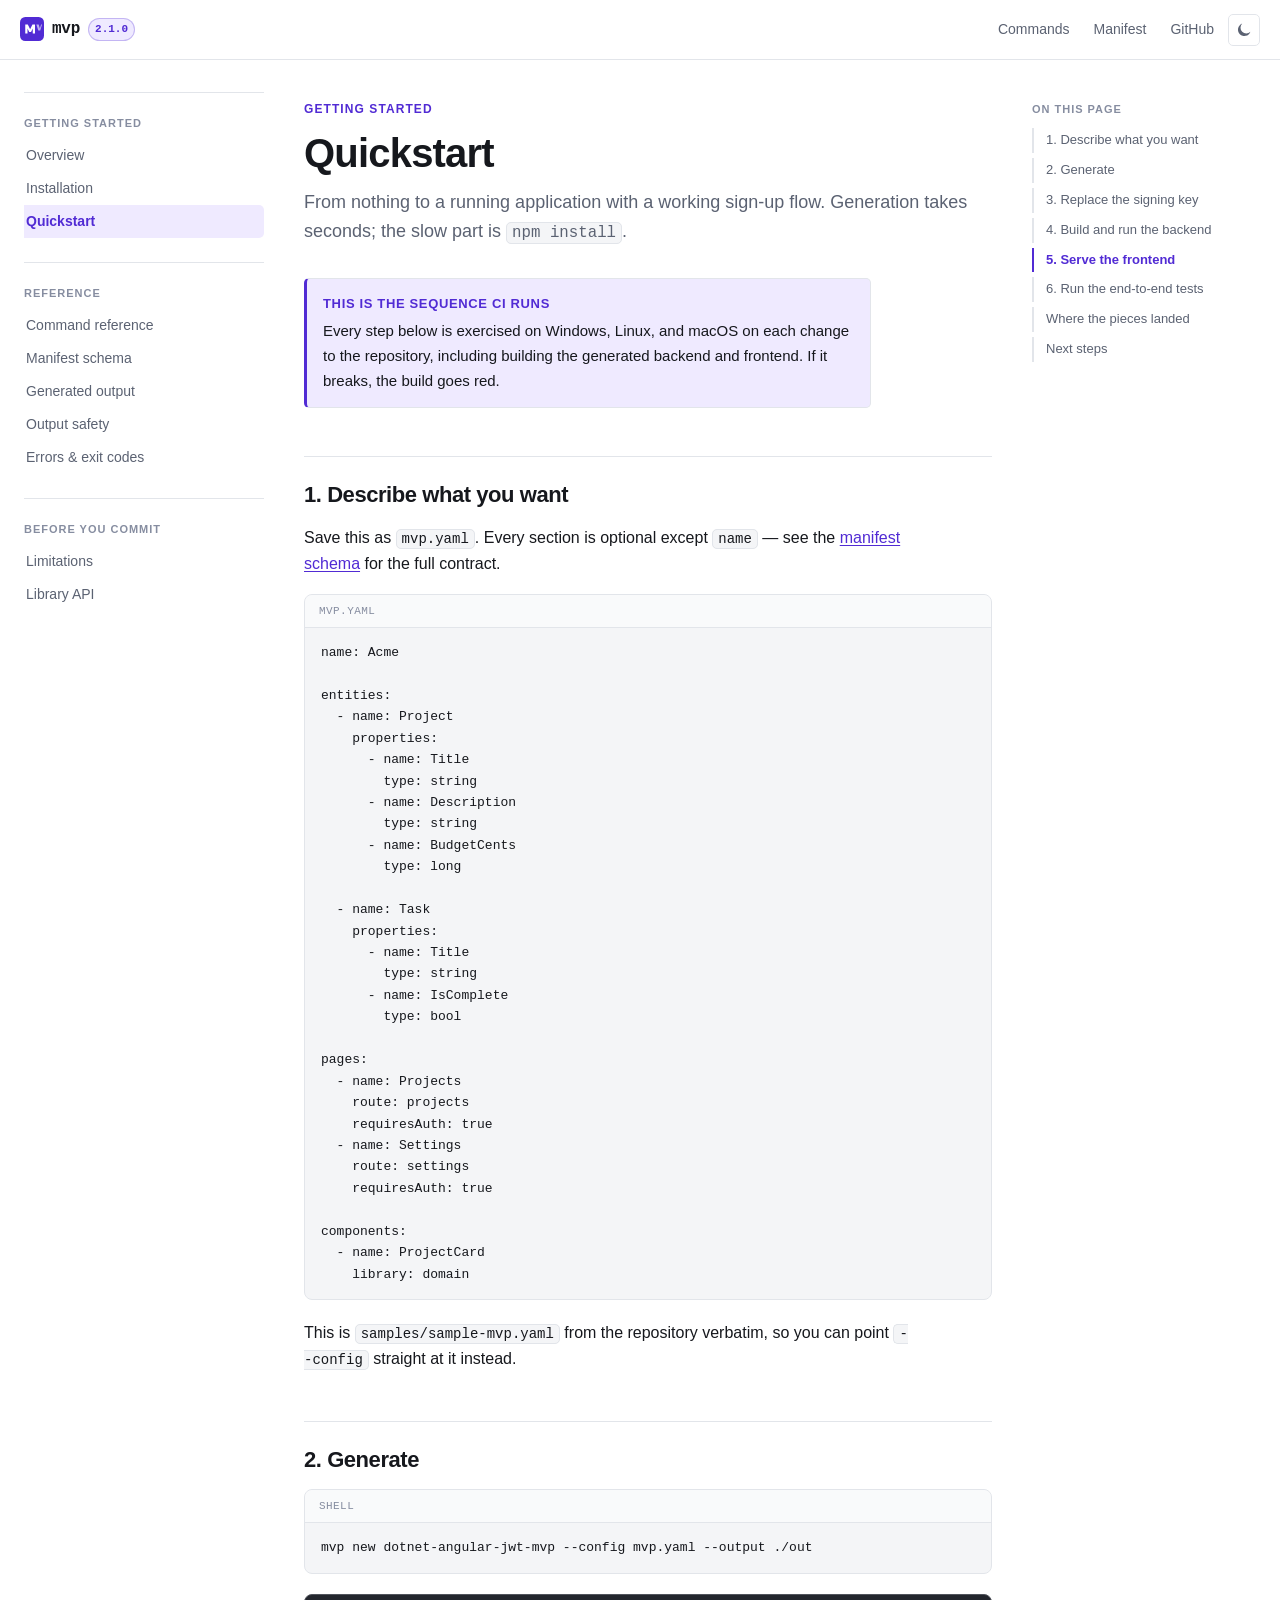
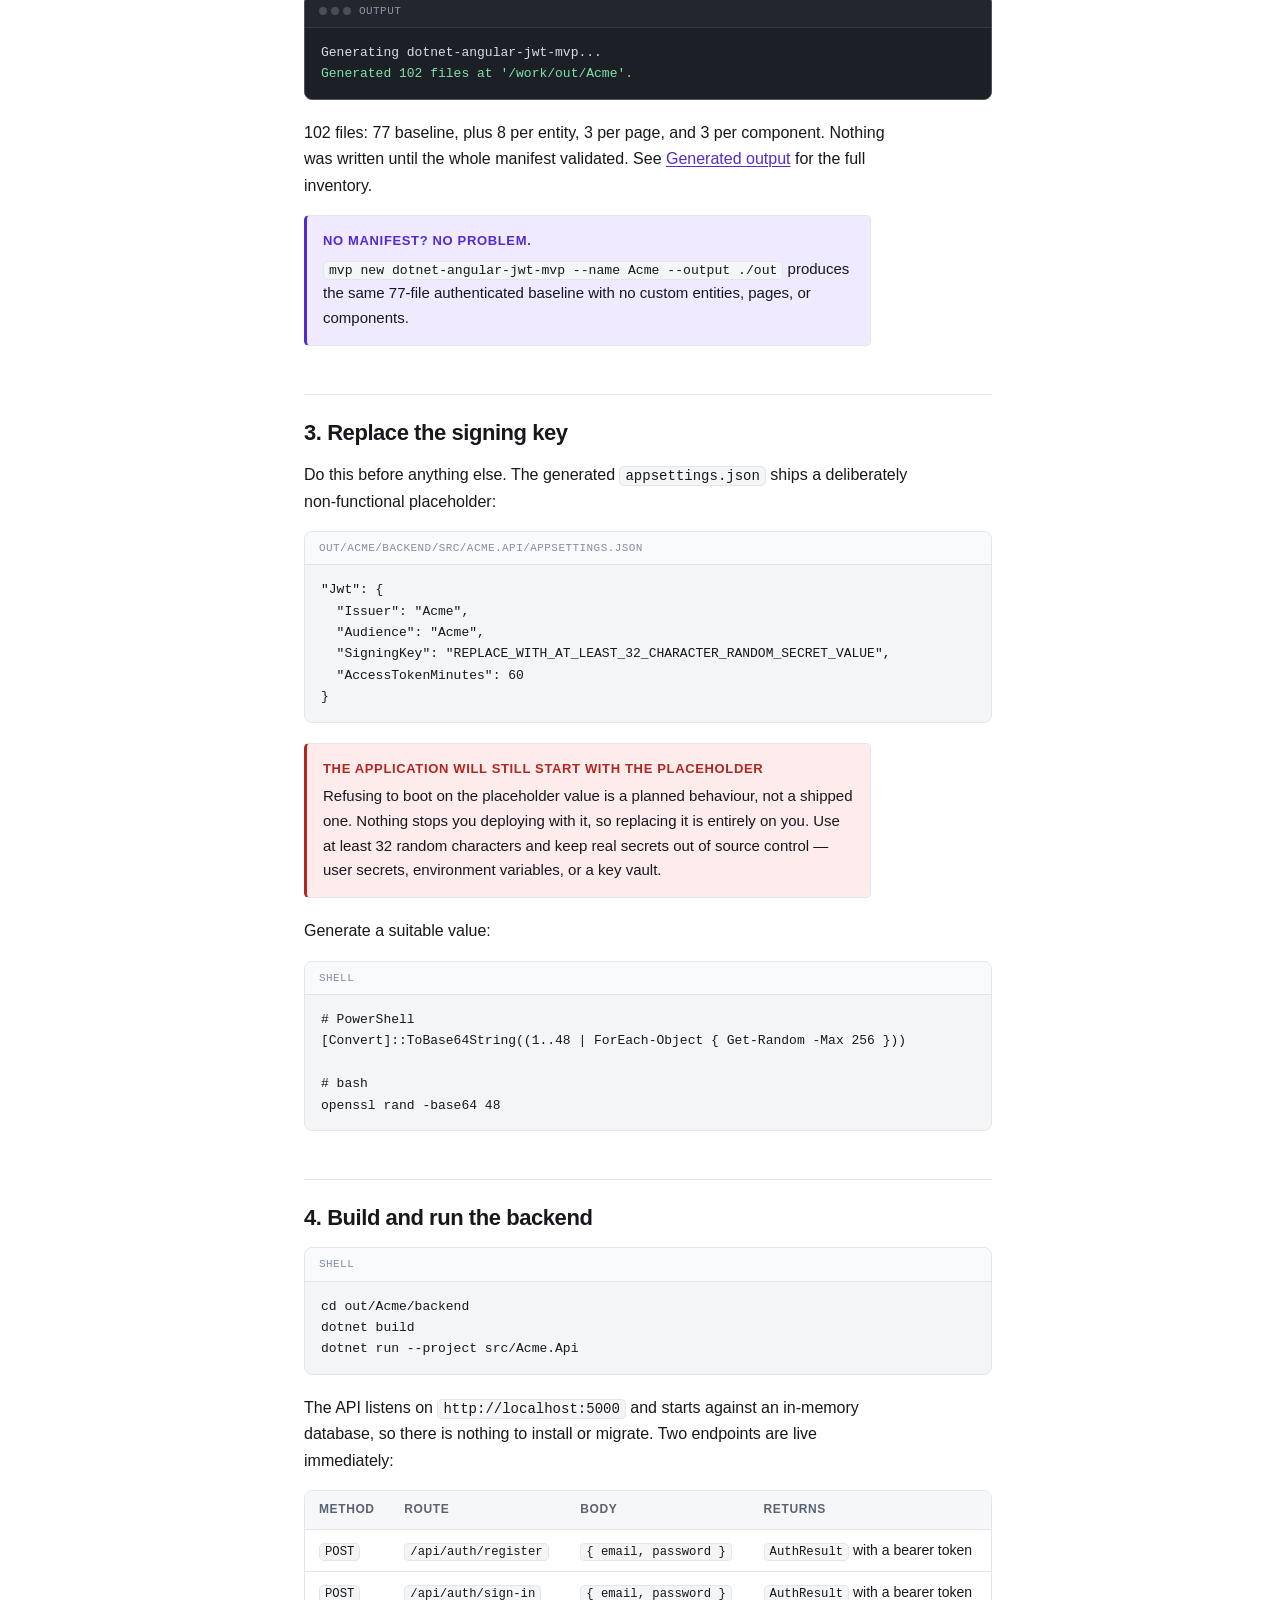
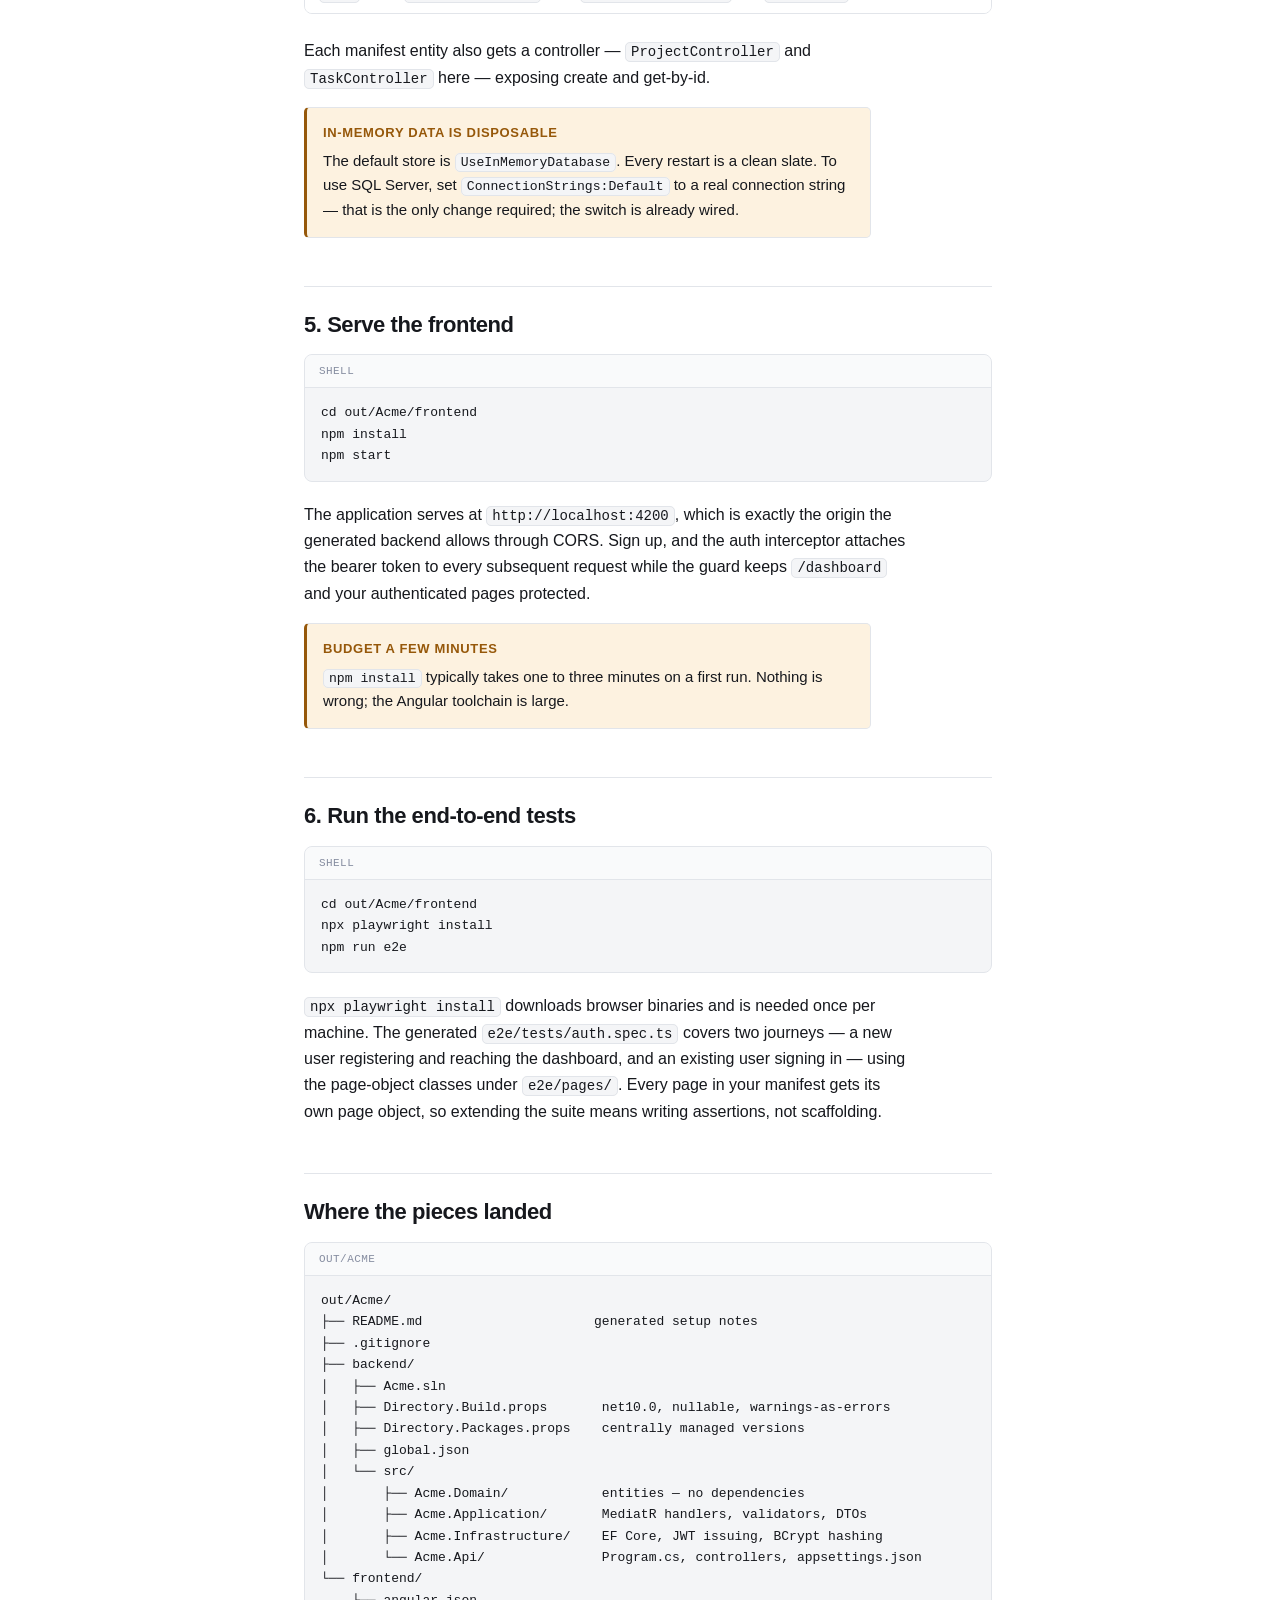
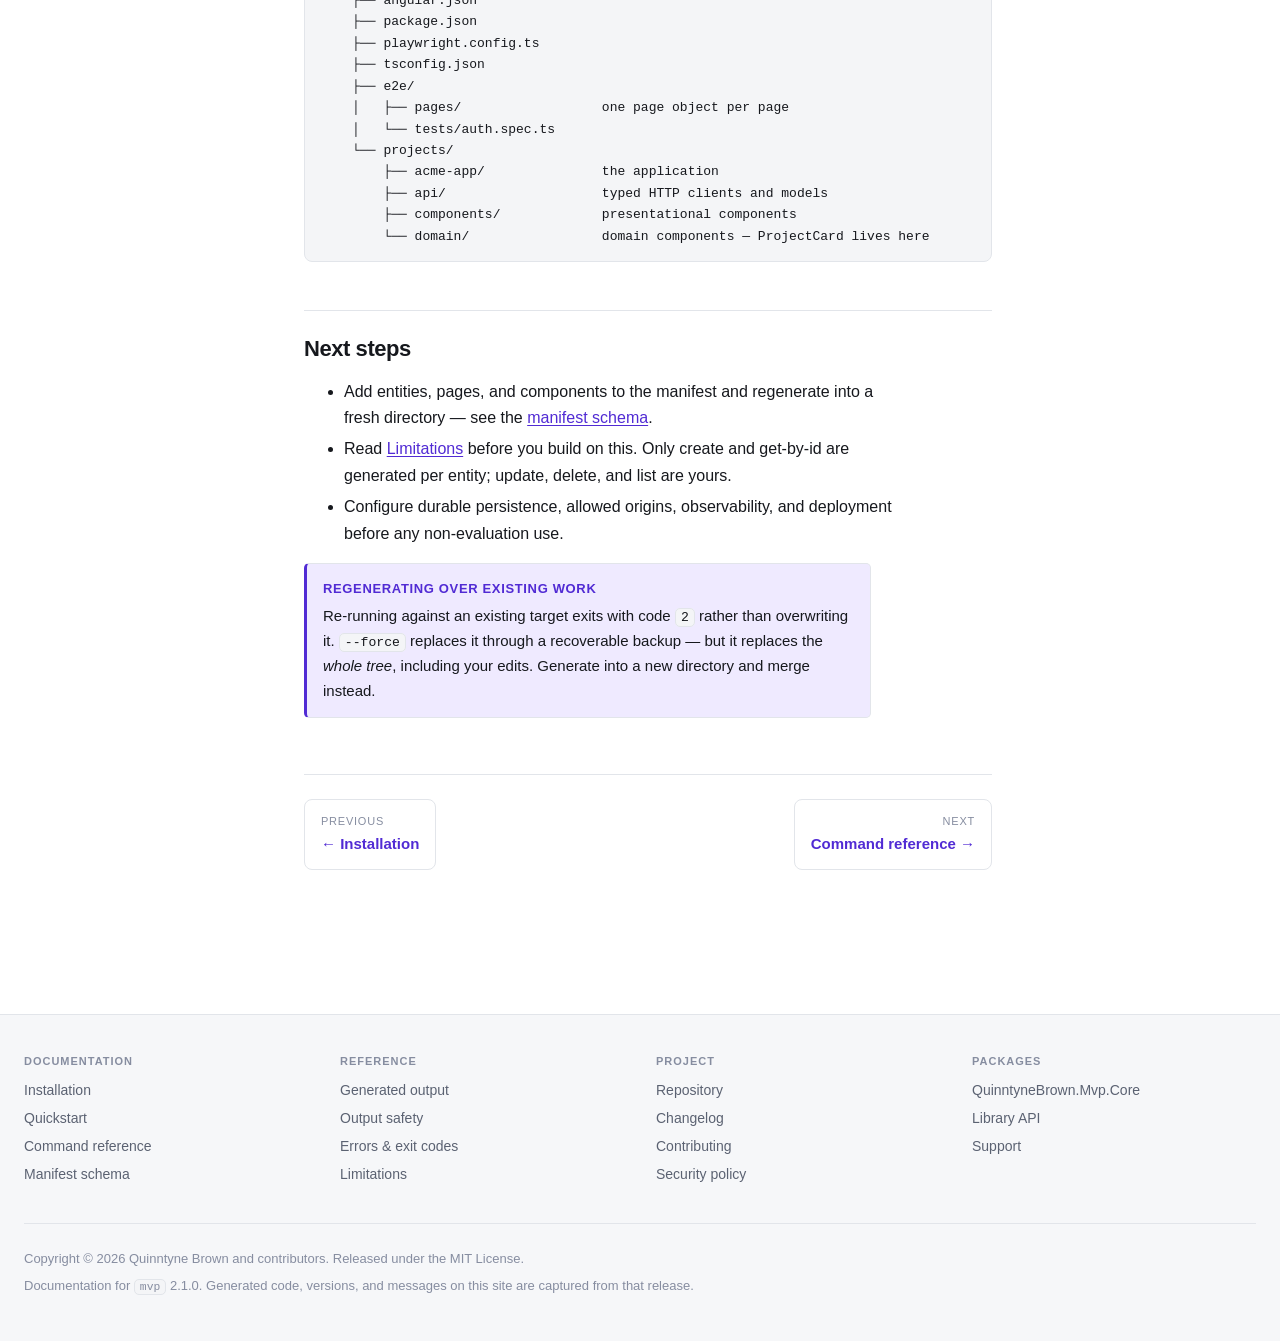
<file: website/quickstart.html>
<!doctype html>
<html lang="en">
<head>
<meta charset="utf-8">
<meta name="viewport" content="width=device-width, initial-scale=1">
<title>Quickstart — mvp</title>
<meta name="description" content="Generate a JWT-authenticated .NET 10 and Angular 22 solution with mvp, then build the backend, serve the frontend, and run the Playwright end-to-end tests.">
<link rel="icon" href="assets/favicon.svg" type="image/svg+xml">
<link rel="stylesheet" href="assets/styles.css">
<script src="assets/site.js"></script>
</head>
<body>
<a class="skip-link" href="#content">Skip to content</a>

<header class="site-header">
  <button type="button" class="icon-button" id="nav-toggle" aria-expanded="false" aria-controls="sidebar" aria-label="Toggle navigation">
    <svg viewBox="0 0 16 16" fill="none" stroke="currentColor" stroke-width="1.5" stroke-linecap="round" aria-hidden="true"><path d="M2 4h12M2 8h12M2 12h12"/></svg>
  </button>
  <a class="brand" href="index.html">
    <svg viewBox="0 0 32 32" aria-hidden="true"><rect width="32" height="32" rx="7" fill="#512bd4"/><path d="M7 22V10h3.4l3.1 6.2L16.6 10H20v12h-3v-6.6l-2.3 4.6h-2.4L10 15.4V22H7z" fill="#fff"/><path d="M21.8 10h3.1l1.6 5.3 1.6-5.3h1.3l-2.4 8h-2.6l-2.6-8z" fill="#fff" opacity=".62"/></svg>
    <span class="brand-name">mvp</span>
    <span class="version-pill">2.1.0</span>
  </a>
  <span class="header-spacer"></span>
  <nav class="header-links" aria-label="External">
    <a class="desktop-only" href="commands.html">Commands</a>
    <a class="desktop-only" href="manifest.html">Manifest</a>
    <a href="https://github.com/QuinntyneBrown/mvp">GitHub</a>
    <button type="button" class="icon-button" id="theme-toggle" aria-label="Switch theme">
      <svg class="theme-icon-dark" viewBox="0 0 16 16" fill="currentColor" aria-hidden="true"><path d="M6.2 1.6a6.4 6.4 0 108.2 8.2A5.4 5.4 0 016.2 1.6z"/></svg>
      <svg class="theme-icon-light" viewBox="0 0 16 16" fill="none" stroke="currentColor" stroke-width="1.4" stroke-linecap="round" aria-hidden="true"><circle cx="8" cy="8" r="3.1"/><path d="M8 1v1.6M8 13.4V15M15 8h-1.6M2.6 8H1M12.9 3.1l-1.1 1.1M4.2 11.8l-1.1 1.1M12.9 12.9l-1.1-1.1M4.2 4.2L3.1 3.1"/></svg>
    </button>
  </nav>
</header>

<div class="layout">
<nav class="sidebar" id="sidebar" aria-label="Documentation">
  <h2>Getting started</h2>
  <ul>
    <li><a href="index.html">Overview</a></li>
    <li><a href="install.html">Installation</a></li>
    <li><a href="quickstart.html">Quickstart</a></li>
  </ul>
  <h2>Reference</h2>
  <ul>
    <li><a href="commands.html">Command reference</a></li>
    <li><a href="manifest.html">Manifest schema</a></li>
    <li><a href="generated.html">Generated output</a></li>
    <li><a href="output-safety.html">Output safety</a></li>
    <li><a href="errors.html">Errors &amp; exit codes</a></li>
  </ul>
  <h2>Before you commit</h2>
  <ul>
    <li><a href="limitations.html">Limitations</a></li>
    <li><a href="library.html">Library API</a></li>
  </ul>
</nav>

<main id="content">

<p class="eyebrow">Getting started</p>
<h1>Quickstart</h1>
<p class="lede">
  From nothing to a running application with a working sign-up flow. Generation takes
  seconds; the slow part is <code>npm install</code>.
</p>

<div class="callout note">
  <span class="callout-title">This is the sequence CI runs</span>
  <p>Every step below is exercised on Windows, Linux, and macOS on each change to the
  repository, including building the generated backend and frontend. If it breaks, the
  build goes red.</p>
</div>

<h2>1. Describe what you want</h2>

<p>
  Save this as <code>mvp.yaml</code>. Every section is optional except <code>name</code> —
  see the <a href="manifest.html">manifest schema</a> for the full contract.
</p>

<div class="code">
  <div class="code-label">mvp.yaml</div>
<pre><code>name: Acme

entities:
  - name: Project
    properties:
      - name: Title
        type: string
      - name: Description
        type: string
      - name: BudgetCents
        type: long

  - name: Task
    properties:
      - name: Title
        type: string
      - name: IsComplete
        type: bool

pages:
  - name: Projects
    route: projects
    requiresAuth: true
  - name: Settings
    route: settings
    requiresAuth: true

components:
  - name: ProjectCard
    library: domain</code></pre>
</div>

<p>
  This is <code>samples/sample-mvp.yaml</code> from the repository verbatim, so you can
  point <code>--config</code> straight at it instead.
</p>

<h2>2. Generate</h2>

<div class="code">
  <div class="code-label">shell</div>
<pre><code>mvp new dotnet-angular-jwt-mvp --config mvp.yaml --output ./out</code></pre>
</div>

<div class="terminal">
  <div class="terminal-label"><span class="dots"><i></i><i></i><i></i></span> output</div>
<pre><code><span class="muted">Generating dotnet-angular-jwt-mvp...</span>
<span class="ok">Generated 102 files at '/work/out/Acme'.</span></code></pre>
</div>

<p>
  102 files: 77 baseline, plus 8 per entity, 3 per page, and 3 per component. Nothing was
  written until the whole manifest validated. See
  <a href="generated.html">Generated output</a> for the full inventory.
</p>

<div class="callout note">
  <span class="callout-title">No manifest? No problem.</span>
  <p><code>mvp new dotnet-angular-jwt-mvp --name Acme --output ./out</code> produces the
  same 77-file authenticated baseline with no custom entities, pages, or components.</p>
</div>

<h2>3. Replace the signing key</h2>

<p>
  Do this before anything else. The generated <code>appsettings.json</code> ships a
  deliberately non-functional placeholder:
</p>

<div class="code">
  <div class="code-label">out/Acme/backend/src/Acme.Api/appsettings.json</div>
<pre><code>"Jwt": {
  "Issuer": "Acme",
  "Audience": "Acme",
  "SigningKey": "REPLACE_WITH_AT_LEAST_32_CHARACTER_RANDOM_SECRET_VALUE",
  "AccessTokenMinutes": 60
}</code></pre>
</div>

<div class="callout danger">
  <span class="callout-title">The application will still start with the placeholder</span>
  <p>Refusing to boot on the placeholder value is a planned behaviour, not a shipped one.
  Nothing stops you deploying with it, so replacing it is entirely on you. Use at least 32
  random characters and keep real secrets out of source control — user secrets, environment
  variables, or a key vault.</p>
</div>

<p>Generate a suitable value:</p>

<div class="code">
  <div class="code-label">shell</div>
<pre><code># PowerShell
[Convert]::ToBase64String((1..48 | ForEach-Object { Get-Random -Max 256 }))

# bash
openssl rand -base64 48</code></pre>
</div>

<h2>4. Build and run the backend</h2>

<div class="code">
  <div class="code-label">shell</div>
<pre><code>cd out/Acme/backend
dotnet build
dotnet run --project src/Acme.Api</code></pre>
</div>

<p>
  The API listens on <code>http://localhost:5000</code> and starts against an in-memory
  database, so there is nothing to install or migrate. Two endpoints are live immediately:
</p>

<div class="table-scroll">
<table>
  <thead><tr><th>Method</th><th>Route</th><th>Body</th><th>Returns</th></tr></thead>
  <tbody>
    <tr><td class="nowrap"><code>POST</code></td><td class="nowrap"><code>/api/auth/register</code></td><td><code>{ email, password }</code></td><td><code>AuthResult</code> with a bearer token</td></tr>
    <tr><td class="nowrap"><code>POST</code></td><td class="nowrap"><code>/api/auth/sign-in</code></td><td><code>{ email, password }</code></td><td><code>AuthResult</code> with a bearer token</td></tr>
  </tbody>
</table>
</div>

<p>Each manifest entity also gets a controller — <code>ProjectController</code> and
<code>TaskController</code> here — exposing create and get-by-id.</p>

<div class="callout warning">
  <span class="callout-title">In-memory data is disposable</span>
  <p>The default store is <code>UseInMemoryDatabase</code>. Every restart is a clean slate.
  To use SQL Server, set <code>ConnectionStrings:Default</code> to a real connection string —
  that is the only change required; the switch is already wired.</p>
</div>

<h2>5. Serve the frontend</h2>

<div class="code">
  <div class="code-label">shell</div>
<pre><code>cd out/Acme/frontend
npm install
npm start</code></pre>
</div>

<p>
  The application serves at <code>http://localhost:4200</code>, which is exactly the origin
  the generated backend allows through CORS. Sign up, and the auth interceptor attaches the
  bearer token to every subsequent request while the guard keeps <code>/dashboard</code>
  and your authenticated pages protected.
</p>

<div class="callout warning">
  <span class="callout-title">Budget a few minutes</span>
  <p><code>npm install</code> typically takes one to three minutes on a first run. Nothing
  is wrong; the Angular toolchain is large.</p>
</div>

<h2>6. Run the end-to-end tests</h2>

<div class="code">
  <div class="code-label">shell</div>
<pre><code>cd out/Acme/frontend
npx playwright install
npm run e2e</code></pre>
</div>

<p>
  <code>npx playwright install</code> downloads browser binaries and is needed once per
  machine. The generated <code>e2e/tests/auth.spec.ts</code> covers two journeys — a new
  user registering and reaching the dashboard, and an existing user signing in — using the
  page-object classes under <code>e2e/pages/</code>. Every page in your manifest gets its
  own page object, so extending the suite means writing assertions, not scaffolding.
</p>

<h2>Where the pieces landed</h2>

<div class="code" data-no-copy>
  <div class="code-label">out/Acme</div>
<pre><code>out/Acme/
├── README.md                      generated setup notes
├── .gitignore
├── backend/
│   ├── Acme.sln
│   ├── Directory.Build.props       net10.0, nullable, warnings-as-errors
│   ├── Directory.Packages.props    centrally managed versions
│   ├── global.json
│   └── src/
│       ├── Acme.Domain/            entities — no dependencies
│       ├── Acme.Application/       MediatR handlers, validators, DTOs
│       ├── Acme.Infrastructure/    EF Core, JWT issuing, BCrypt hashing
│       └── Acme.Api/               Program.cs, controllers, appsettings.json
└── frontend/
    ├── angular.json
    ├── package.json
    ├── playwright.config.ts
    ├── tsconfig.json
    ├── e2e/
    │   ├── pages/                  one page object per page
    │   └── tests/auth.spec.ts
    └── projects/
        ├── acme-app/               the application
        ├── api/                    typed HTTP clients and models
        ├── components/             presentational components
        └── domain/                 domain components — ProjectCard lives here</code></pre>
</div>

<h2>Next steps</h2>

<ul>
  <li>Add entities, pages, and components to the manifest and regenerate into a fresh
  directory — see the <a href="manifest.html">manifest schema</a>.</li>
  <li>Read <a href="limitations.html">Limitations</a> before you build on this. Only
  create and get-by-id are generated per entity; update, delete, and list are yours.</li>
  <li>Configure durable persistence, allowed origins, observability, and deployment before
  any non-evaluation use.</li>
</ul>

<div class="callout note">
  <span class="callout-title">Regenerating over existing work</span>
  <p>Re-running against an existing target exits with code <code>2</code> rather than
  overwriting it. <code>--force</code> replaces it through a recoverable backup — but it
  replaces the <em>whole tree</em>, including your edits. Generate into a new directory and
  merge instead.</p>
</div>

<nav class="page-nav" aria-label="Pagination">
  <a href="install.html"><span class="dir">Previous</span><span class="label">← Installation</span></a>
  <a class="next" href="commands.html"><span class="dir">Next</span><span class="label">Command reference →</span></a>
</nav>

</main>

<aside class="toc" id="toc" aria-label="On this page"></aside>
</div>

<footer class="site-footer">
  <div class="footer-inner">
    <div>
      <h2>Documentation</h2>
      <ul>
        <li><a href="install.html">Installation</a></li>
        <li><a href="quickstart.html">Quickstart</a></li>
        <li><a href="commands.html">Command reference</a></li>
        <li><a href="manifest.html">Manifest schema</a></li>
      </ul>
    </div>
    <div>
      <h2>Reference</h2>
      <ul>
        <li><a href="generated.html">Generated output</a></li>
        <li><a href="output-safety.html">Output safety</a></li>
        <li><a href="errors.html">Errors &amp; exit codes</a></li>
        <li><a href="limitations.html">Limitations</a></li>
      </ul>
    </div>
    <div>
      <h2>Project</h2>
      <ul>
        <li><a href="https://github.com/QuinntyneBrown/mvp">Repository</a></li>
        <li><a href="https://github.com/QuinntyneBrown/mvp/blob/main/CHANGELOG.md">Changelog</a></li>
        <li><a href="https://github.com/QuinntyneBrown/mvp/blob/main/CONTRIBUTING.md">Contributing</a></li>
        <li><a href="https://github.com/QuinntyneBrown/mvp/blob/main/SECURITY.md">Security policy</a></li>
      </ul>
    </div>
    <div>
      <h2>Packages</h2>
      <ul>
        <li><a href="https://www.nuget.org/packages/QuinntyneBrown.Mvp.Core">QuinntyneBrown.Mvp.Core</a></li>
        <li><a href="library.html">Library API</a></li>
        <li><a href="https://github.com/QuinntyneBrown/mvp/blob/main/SUPPORT.md">Support</a></li>
      </ul>
    </div>
  </div>
  <div class="footer-legal">
    <p>Copyright © 2026 Quinntyne Brown and contributors. Released under the MIT License.</p>
    <p>Documentation for <code>mvp</code> 2.1.0. Generated code, versions, and messages on this
    site are captured from that release.</p>
  </div>
</footer>

</body>
</html>
</file>
<file: website/assets/styles.css>
/* mvp documentation site — hand-written, no dependencies, no external requests. */

:root {
  color-scheme: light dark;

  --font-sans: -apple-system, BlinkMacSystemFont, "Segoe UI", Roboto, "Helvetica Neue", Arial, sans-serif;
  --font-mono: ui-monospace, SFMono-Regular, "SF Mono", Menlo, Consolas, "Liberation Mono", monospace;

  --measure: 68ch;
  --sidebar-w: 15rem;
  --toc-w: 14rem;
  --header-h: 3.75rem;
  --radius: 0.5rem;
  --radius-sm: 0.3125rem;

  /* Light theme */
  --bg: #ffffff;
  --bg-sunken: #f6f7f9;
  --bg-raised: #ffffff;
  --bg-code: #f4f5f7;
  --bg-terminal: #1c1f26;
  --fg: #16181d;
  --fg-muted: #5b6272;
  --fg-faint: #868da0;
  --fg-terminal: #d8dce5;
  --border: #e2e5ea;
  --border-strong: #cbd0d9;
  --accent: #512bd4;
  --accent-hover: #3f21ab;
  --accent-soft: #efeaff;
  --accent-fg: #ffffff;
  --ok: #1a7f4b;
  --ok-soft: #e6f5ec;
  --warn: #96580a;
  --warn-soft: #fdf2e0;
  --danger: #b3261e;
  --danger-soft: #fdeceb;
  --shadow: 0 1px 2px rgba(16, 18, 24, .06), 0 4px 12px rgba(16, 18, 24, .05);
}

@media (prefers-color-scheme: dark) {
  :root {
    --bg: #101319;
    --bg-sunken: #0b0e13;
    --bg-raised: #171b23;
    --bg-code: #171b23;
    --bg-terminal: #0b0e13;
    --fg: #e6e9f0;
    --fg-muted: #9aa3b6;
    --fg-faint: #6d768b;
    --fg-terminal: #d8dce5;
    --border: #262c38;
    --border-strong: #363e4e;
    --accent: #a48cff;
    --accent-hover: #bcaaff;
    --accent-soft: #201a3d;
    --accent-fg: #14101f;
    --ok: #56d394;
    --ok-soft: #10251a;
    --warn: #e0a95a;
    --warn-soft: #2a1f0e;
    --danger: #ff8a80;
    --danger-soft: #2c1412;
    --shadow: 0 1px 2px rgba(0, 0, 0, .4), 0 8px 24px rgba(0, 0, 0, .32);
  }
}

/* Explicit toggle must win over the OS preference in both directions. */
:root[data-theme="light"] {
  --bg: #ffffff;
  --bg-sunken: #f6f7f9;
  --bg-raised: #ffffff;
  --bg-code: #f4f5f7;
  --bg-terminal: #1c1f26;
  --fg: #16181d;
  --fg-muted: #5b6272;
  --fg-faint: #868da0;
  --fg-terminal: #d8dce5;
  --border: #e2e5ea;
  --border-strong: #cbd0d9;
  --accent: #512bd4;
  --accent-hover: #3f21ab;
  --accent-soft: #efeaff;
  --accent-fg: #ffffff;
  --ok: #1a7f4b;
  --ok-soft: #e6f5ec;
  --warn: #96580a;
  --warn-soft: #fdf2e0;
  --danger: #b3261e;
  --danger-soft: #fdeceb;
  --shadow: 0 1px 2px rgba(16, 18, 24, .06), 0 4px 12px rgba(16, 18, 24, .05);
}

:root[data-theme="dark"] {
  --bg: #101319;
  --bg-sunken: #0b0e13;
  --bg-raised: #171b23;
  --bg-code: #171b23;
  --bg-terminal: #0b0e13;
  --fg: #e6e9f0;
  --fg-muted: #9aa3b6;
  --fg-faint: #6d768b;
  --fg-terminal: #d8dce5;
  --border: #262c38;
  --border-strong: #363e4e;
  --accent: #a48cff;
  --accent-hover: #bcaaff;
  --accent-soft: #201a3d;
  --accent-fg: #14101f;
  --ok: #56d394;
  --ok-soft: #10251a;
  --warn: #e0a95a;
  --warn-soft: #2a1f0e;
  --danger: #ff8a80;
  --danger-soft: #2c1412;
  --shadow: 0 1px 2px rgba(0, 0, 0, .4), 0 8px 24px rgba(0, 0, 0, .32);
}

*, *::before, *::after { box-sizing: border-box; }

html {
  scroll-behavior: smooth;
  scroll-padding-top: calc(var(--header-h) + 1rem);
  -webkit-text-size-adjust: 100%;
}

@media (prefers-reduced-motion: reduce) {
  html { scroll-behavior: auto; }
  * { animation-duration: .001ms !important; transition-duration: .001ms !important; }
}

body {
  margin: 0;
  background: var(--bg);
  color: var(--fg);
  font-family: var(--font-sans);
  font-size: 1rem;
  line-height: 1.65;
  overflow-x: hidden;
  -webkit-font-smoothing: antialiased;
}

a { color: var(--accent); text-decoration-thickness: 1px; text-underline-offset: 2px; }
a:hover { color: var(--accent-hover); }

:where(a, button, summary, input):focus-visible {
  outline: 2px solid var(--accent);
  outline-offset: 2px;
  border-radius: var(--radius-sm);
}

.skip-link {
  position: absolute;
  left: -9999px;
  top: 0;
  z-index: 100;
  padding: .625rem 1rem;
  background: var(--accent);
  color: var(--accent-fg);
  border-radius: 0 0 var(--radius) 0;
}
.skip-link:focus { left: 0; color: var(--accent-fg); }

/* ---------- Header ---------- */

.site-header {
  position: sticky;
  top: 0;
  z-index: 40;
  height: var(--header-h);
  display: flex;
  align-items: center;
  gap: 1rem;
  padding: 0 1.25rem;
  background: color-mix(in srgb, var(--bg) 88%, transparent);
  backdrop-filter: saturate(180%) blur(12px);
  border-bottom: 1px solid var(--border);
}

.brand {
  display: inline-flex;
  align-items: center;
  gap: .5rem;
  font-weight: 650;
  font-size: 1.0625rem;
  letter-spacing: -.015em;
  color: var(--fg);
  text-decoration: none;
  flex: none;
}
.brand:hover { color: var(--fg); }
.brand svg { width: 1.5rem; height: 1.5rem; display: block; }
.brand .brand-name { font-family: var(--font-mono); font-size: 1rem; }

.version-pill {
  font-family: var(--font-mono);
  font-size: .6875rem;
  font-weight: 600;
  padding: .0625rem .375rem;
  border-radius: 999px;
  background: var(--accent-soft);
  color: var(--accent);
  border: 1px solid color-mix(in srgb, var(--accent) 28%, transparent);
  letter-spacing: 0;
}

.header-spacer { flex: 1 1 auto; }

.header-links {
  display: flex;
  align-items: center;
  gap: .25rem;
}

.header-links a {
  font-size: .875rem;
  color: var(--fg-muted);
  text-decoration: none;
  padding: .375rem .625rem;
  border-radius: var(--radius-sm);
}
.header-links a:hover { color: var(--fg); background: var(--bg-sunken); }

.icon-button {
  display: inline-flex;
  align-items: center;
  justify-content: center;
  width: 2rem;
  height: 2rem;
  padding: 0;
  border: 1px solid var(--border);
  border-radius: var(--radius-sm);
  background: transparent;
  color: var(--fg-muted);
  cursor: pointer;
}
.icon-button:hover { color: var(--fg); border-color: var(--border-strong); background: var(--bg-sunken); }
.icon-button svg { width: 1rem; height: 1rem; }

#nav-toggle { display: none; }

/* The icon advertises the destination, not the current state: a moon means "go dark".
   Declared light-first, then flipped by the OS preference, then by an explicit override —
   the attribute selectors outrank the media query, so the toggle wins both ways. */
.theme-icon-dark { display: block; }
.theme-icon-light { display: none; }

@media (prefers-color-scheme: dark) {
  .theme-icon-dark { display: none; }
  .theme-icon-light { display: block; }
}

:root[data-theme="light"] .theme-icon-dark { display: block; }
:root[data-theme="light"] .theme-icon-light { display: none; }
:root[data-theme="dark"] .theme-icon-dark { display: none; }
:root[data-theme="dark"] .theme-icon-light { display: block; }

/* ---------- Layout ---------- */

.layout {
  display: grid;
  grid-template-columns: var(--sidebar-w) minmax(0, 1fr) var(--toc-w);
  gap: 2.5rem;
  max-width: 84rem;
  margin: 0 auto;
  padding: 0 1.5rem;
  align-items: start;
}

/* Pages with no sidebar or table of contents (404) center a single column. */
.layout.single { grid-template-columns: minmax(0, 1fr); max-width: 60rem; }

.sidebar {
  position: sticky;
  top: var(--header-h);
  max-height: calc(100vh - var(--header-h));
  overflow-y: auto;
  padding: 2rem 0 3rem;
}

.sidebar h2 {
  font-size: .6875rem;
  text-transform: uppercase;
  letter-spacing: .09em;
  color: var(--fg-faint);
  margin: 1.5rem 0 .5rem;
  font-weight: 650;
}
.sidebar h2:first-child { margin-top: 0; }

.sidebar ul { list-style: none; margin: 0; padding: 0; }
.sidebar li { margin: 0; }

.sidebar a {
  display: block;
  padding: .3125rem .625rem;
  margin-left: -.625rem;
  font-size: .875rem;
  color: var(--fg-muted);
  text-decoration: none;
  border-radius: var(--radius-sm);
  border-left: 2px solid transparent;
}
.sidebar a:hover { color: var(--fg); background: var(--bg-sunken); }
.sidebar a[aria-current="page"] {
  color: var(--accent);
  font-weight: 600;
  background: var(--accent-soft);
}

main {
  min-width: 0;
  padding: 2.5rem 0 5rem;
}

.toc {
  position: sticky;
  top: var(--header-h);
  max-height: calc(100vh - var(--header-h));
  overflow-y: auto;
  padding: 2.5rem 0 3rem;
  font-size: .8125rem;
}
.toc-title {
  font-size: .6875rem;
  text-transform: uppercase;
  letter-spacing: .09em;
  color: var(--fg-faint);
  font-weight: 650;
  margin: 0 0 .625rem;
}
.toc ul { list-style: none; margin: 0; padding: 0; }
.toc a {
  display: block;
  padding: .1875rem 0 .1875rem .75rem;
  color: var(--fg-muted);
  text-decoration: none;
  border-left: 2px solid var(--border);
  line-height: 1.45;
}
.toc a:hover { color: var(--fg); border-left-color: var(--border-strong); }
.toc a.is-active { color: var(--accent); border-left-color: var(--accent); font-weight: 550; }
.toc .toc-h3 a { padding-left: 1.5rem; font-size: .78125rem; }
.toc:empty { display: none; }

/* ---------- Typography ---------- */

main > * { max-width: var(--measure); }
main > .wide, main > .table-scroll, main > .card-grid, main > .hero { max-width: none; }

h1, h2, h3, h4 {
  line-height: 1.25;
  letter-spacing: -.02em;
  font-weight: 650;
  color: var(--fg);
  scroll-margin-top: calc(var(--header-h) + 1rem);
}

h1 { font-size: clamp(1.875rem, 1.4rem + 1.6vw, 2.5rem); margin: 0 0 .625rem; }
h2 {
  font-size: 1.375rem;
  margin: 3rem 0 1rem;
  padding-top: 1.5rem;
  border-top: 1px solid var(--border);
}
h3 { font-size: 1.0625rem; margin: 2rem 0 .625rem; }
h4 { font-size: .9375rem; margin: 1.5rem 0 .5rem; color: var(--fg-muted); }

.lede {
  font-size: 1.125rem;
  line-height: 1.6;
  color: var(--fg-muted);
  margin: 0 0 2rem;
}

p, ul, ol { margin: 0 0 1rem; }
li { margin-bottom: .3125rem; }
li > ul, li > ol { margin-top: .3125rem; }

strong { font-weight: 650; color: var(--fg); }

hr { border: 0; border-top: 1px solid var(--border); margin: 2.5rem 0; }

.eyebrow {
  font-size: .75rem;
  font-weight: 650;
  text-transform: uppercase;
  letter-spacing: .09em;
  color: var(--accent);
  margin: 0 0 .5rem;
}

/* ---------- Inline code ---------- */

code {
  font-family: var(--font-mono);
  font-size: .875em;
  background: var(--bg-code);
  border: 1px solid var(--border);
  border-radius: var(--radius-sm);
  padding: .0625rem .3125rem;
  word-break: break-word;
}

a code { color: inherit; }
h1 code, h2 code, h3 code, h4 code { font-size: .9em; background: none; border: 0; padding: 0; }

/* ---------- Code blocks ---------- */

.code, .terminal {
  position: relative;
  margin: 0 0 1.25rem;
  border: 1px solid var(--border);
  border-radius: var(--radius);
  overflow: hidden;
  max-width: none;
}

.code { background: var(--bg-code); }
.terminal { background: var(--bg-terminal); border-color: color-mix(in srgb, var(--bg-terminal) 70%, var(--border-strong)); }

.code-label, .terminal-label {
  display: flex;
  align-items: center;
  gap: .5rem;
  padding: .4375rem .875rem;
  font-family: var(--font-mono);
  font-size: .6875rem;
  letter-spacing: .04em;
  text-transform: uppercase;
  border-bottom: 1px solid var(--border);
  color: var(--fg-faint);
  background: color-mix(in srgb, var(--bg) 50%, transparent);
}
.terminal-label {
  color: #8d95a8;
  background: rgba(255, 255, 255, .03);
  border-bottom-color: rgba(255, 255, 255, .08);
}
.terminal-label .dots { display: inline-flex; gap: .25rem; }
.terminal-label .dots i {
  width: .5rem; height: .5rem; border-radius: 50%;
  background: currentColor; opacity: .35;
}

.code pre, .terminal pre {
  margin: 0;
  padding: .875rem 1rem;
  overflow-x: auto;
  font-family: var(--font-mono);
  font-size: .8125rem;
  line-height: 1.65;
  tab-size: 2;
}
.terminal pre { color: var(--fg-terminal); }
.code pre code, .terminal pre code {
  background: none;
  border: 0;
  padding: 0;
  font-size: inherit;
  word-break: normal;
  white-space: pre;
}

.terminal .prompt { color: #7f88a0; }
.terminal .ok { color: #7ee2a8; }
.terminal .err { color: #ff9d92; }
.terminal .warn { color: #f0c07a; }
.terminal .dim { color: #6a7285; }
.terminal .path { color: #8fc6f5; }

.copy-button {
  position: absolute;
  top: .3125rem;
  right: .4375rem;
  z-index: 2;
  font-family: var(--font-sans);
  font-size: .6875rem;
  font-weight: 600;
  padding: .25rem .5rem;
  border-radius: var(--radius-sm);
  border: 1px solid var(--border);
  background: var(--bg-raised);
  color: var(--fg-muted);
  cursor: pointer;
  opacity: 0;
  transition: opacity .12s ease;
}
.code:hover .copy-button,
.terminal:hover .copy-button,
.copy-button:focus-visible { opacity: 1; }
.copy-button:hover { color: var(--fg); border-color: var(--border-strong); }
.copy-button[data-copied="true"] { color: var(--ok); border-color: var(--ok); }
.terminal .copy-button { background: rgba(255, 255, 255, .07); border-color: rgba(255, 255, 255, .14); color: #b6bdcd; }
.terminal .copy-button:hover { color: #fff; }

/* ---------- Callouts ---------- */

.callout {
  margin: 0 0 1.25rem;
  padding: .875rem 1rem;
  border: 1px solid var(--border);
  border-left: 3px solid var(--fg-faint);
  border-radius: var(--radius-sm);
  background: var(--bg-sunken);
  font-size: .9375rem;
}
.callout > :last-child { margin-bottom: 0; }
.callout .callout-title {
  display: block;
  font-weight: 650;
  font-size: .8125rem;
  text-transform: uppercase;
  letter-spacing: .05em;
  margin-bottom: .3125rem;
}
.callout.note { border-left-color: var(--accent); background: var(--accent-soft); }
.callout.note .callout-title { color: var(--accent); }
.callout.warning { border-left-color: var(--warn); background: var(--warn-soft); }
.callout.warning .callout-title { color: var(--warn); }
.callout.danger { border-left-color: var(--danger); background: var(--danger-soft); }
.callout.danger .callout-title { color: var(--danger); }
.callout.ok { border-left-color: var(--ok); background: var(--ok-soft); }
.callout.ok .callout-title { color: var(--ok); }

/* ---------- Tables ---------- */

.table-scroll {
  overflow-x: auto;
  margin: 0 0 1.5rem;
  border: 1px solid var(--border);
  border-radius: var(--radius);
}

table {
  width: 100%;
  border-collapse: collapse;
  font-size: .875rem;
  background: var(--bg-raised);
}

th, td {
  text-align: left;
  padding: .5625rem .875rem;
  border-bottom: 1px solid var(--border);
  vertical-align: top;
}
th {
  font-weight: 650;
  font-size: .75rem;
  text-transform: uppercase;
  letter-spacing: .05em;
  color: var(--fg-muted);
  background: var(--bg-sunken);
  white-space: nowrap;
}
tbody tr:last-child td { border-bottom: 0; }
td code, th code { white-space: nowrap; }
td.nowrap, th.nowrap { white-space: nowrap; }

/* ---------- Badges ---------- */

.badge {
  display: inline-block;
  font-family: var(--font-mono);
  font-size: .6875rem;
  font-weight: 600;
  line-height: 1.5;
  padding: .0625rem .4375rem;
  border-radius: 999px;
  border: 1px solid currentColor;
  white-space: nowrap;
}
.badge.ok { color: var(--ok); background: var(--ok-soft); }
.badge.warn { color: var(--warn); background: var(--warn-soft); }
.badge.danger { color: var(--danger); background: var(--danger-soft); }
.badge.accent { color: var(--accent); background: var(--accent-soft); }
.badge.neutral { color: var(--fg-muted); background: var(--bg-sunken); }

.badge-row { display: flex; flex-wrap: wrap; gap: .375rem; margin: 0 0 1.5rem; }

/* ---------- Hero ---------- */

.hero {
  padding: 3rem 0 2.5rem;
  border-bottom: 1px solid var(--border);
  margin-bottom: 2.5rem;
}
.hero h1 { max-width: 20ch; }
.hero .lede { max-width: 60ch; font-size: 1.1875rem; }

.hero-actions { display: flex; flex-wrap: wrap; gap: .625rem; margin: 1.75rem 0 0; }

.button {
  display: inline-flex;
  align-items: center;
  gap: .375rem;
  padding: .5rem 1rem;
  border-radius: var(--radius-sm);
  font-size: .9375rem;
  font-weight: 600;
  text-decoration: none;
  border: 1px solid var(--accent);
  background: var(--accent);
  color: var(--accent-fg);
}
.button:hover { background: var(--accent-hover); border-color: var(--accent-hover); color: var(--accent-fg); }
.button.secondary {
  background: transparent;
  color: var(--fg);
  border-color: var(--border-strong);
}
.button.secondary:hover { background: var(--bg-sunken); color: var(--fg); }

/* ---------- Cards ---------- */

.card-grid {
  display: grid;
  grid-template-columns: repeat(auto-fit, minmax(15rem, 1fr));
  gap: 1rem;
  margin: 0 0 1.5rem;
}

.card {
  display: block;
  padding: 1.125rem;
  border: 1px solid var(--border);
  border-radius: var(--radius);
  background: var(--bg-raised);
  text-decoration: none;
  color: inherit;
}
a.card:hover {
  border-color: var(--accent);
  box-shadow: var(--shadow);
  color: inherit;
}
.card h3 { margin: 0 0 .375rem; font-size: .9375rem; }
.card p { margin: 0; font-size: .875rem; color: var(--fg-muted); line-height: 1.55; }
.card .card-icon { color: var(--accent); margin-bottom: .625rem; display: block; }
.card .card-icon svg { width: 1.25rem; height: 1.25rem; }

/* ---------- Definition rows (option tables, message catalogue) ---------- */

.entry {
  border: 1px solid var(--border);
  border-radius: var(--radius);
  background: var(--bg-raised);
  padding: 1.125rem 1.25rem;
  margin: 0 0 1rem;
  max-width: none;
}
.entry > :last-child { margin-bottom: 0; }
.entry h3 { margin-top: 0; }
.entry .entry-meta {
  display: flex;
  flex-wrap: wrap;
  gap: .375rem;
  margin: -.25rem 0 .75rem;
}

.message {
  font-family: var(--font-mono);
  font-size: .8125rem;
  display: block;
  padding: .5rem .75rem;
  margin: 0 0 .625rem;
  background: var(--bg-code);
  border: 1px solid var(--border);
  border-left: 3px solid var(--danger);
  border-radius: var(--radius-sm);
  overflow-x: auto;
  white-space: pre-wrap;
  word-break: break-word;
}
.message.warn { border-left-color: var(--warn); }

/* ---------- Footer ---------- */

.site-footer {
  border-top: 1px solid var(--border);
  background: var(--bg-sunken);
  margin-top: 4rem;
  padding: 2.5rem 1.5rem;
  font-size: .875rem;
  color: var(--fg-muted);
}
.footer-inner {
  max-width: 84rem;
  margin: 0 auto;
  display: grid;
  grid-template-columns: repeat(auto-fit, minmax(11rem, 1fr));
  gap: 2rem;
}
.site-footer h2 {
  font-size: .6875rem;
  text-transform: uppercase;
  letter-spacing: .09em;
  color: var(--fg-faint);
  margin: 0 0 .625rem;
  border: 0;
  padding: 0;
  font-weight: 650;
}
.site-footer ul { list-style: none; margin: 0; padding: 0; }
.site-footer li { margin-bottom: .3125rem; }
.site-footer a { color: var(--fg-muted); text-decoration: none; }
.site-footer a:hover { color: var(--accent); text-decoration: underline; }
.footer-legal {
  max-width: 84rem;
  margin: 2rem auto 0;
  padding-top: 1.5rem;
  border-top: 1px solid var(--border);
  font-size: .8125rem;
  color: var(--fg-faint);
}
.footer-legal p { margin: 0 0 .3125rem; }

/* ---------- Page nav ---------- */

.page-nav {
  display: flex;
  justify-content: space-between;
  gap: 1rem;
  margin-top: 3.5rem;
  padding-top: 1.5rem;
  border-top: 1px solid var(--border);
  max-width: none;
}
.page-nav a {
  flex: 0 1 auto;
  max-width: 48%;
  padding: .75rem 1rem;
  border: 1px solid var(--border);
  border-radius: var(--radius);
  text-decoration: none;
  color: inherit;
  background: var(--bg-raised);
}
.page-nav a:hover { border-color: var(--accent); color: inherit; }
.page-nav .dir { display: block; font-size: .6875rem; text-transform: uppercase; letter-spacing: .07em; color: var(--fg-faint); }
.page-nav .label { font-weight: 600; font-size: .9375rem; color: var(--accent); }
.page-nav .next { margin-left: auto; text-align: right; }

/* ---------- Responsive ---------- */

@media (max-width: 1180px) {
  .layout { grid-template-columns: var(--sidebar-w) minmax(0, 1fr); gap: 2rem; }
  .toc { display: none; }
}

@media (max-width: 860px) {
  :root { --header-h: 3.5rem; }
  .layout { grid-template-columns: minmax(0, 1fr); padding: 0 1.125rem; gap: 0; }
  #nav-toggle { display: inline-flex; }
  .header-links .desktop-only { display: none; }

  .sidebar {
    position: fixed;
    inset: var(--header-h) 0 auto 0;
    max-height: calc(100vh - var(--header-h));
    background: var(--bg);
    border-bottom: 1px solid var(--border);
    padding: 1.25rem 1.125rem 1.75rem;
    z-index: 30;
    display: none;
    box-shadow: var(--shadow);
  }
  .sidebar.is-open { display: block; }

  main { padding: 2rem 0 3.5rem; }
  h2 { margin-top: 2.5rem; }
  .hero { padding: 2rem 0 1.75rem; }
  .page-nav { flex-direction: column; }
  .page-nav a { max-width: none; }
  .page-nav .next { text-align: left; }
}

@media print {
  .site-header, .sidebar, .toc, .copy-button, .page-nav, .site-footer { display: none !important; }
  .layout { display: block; max-width: none; padding: 0; }
  body { color: #000; background: #fff; }
}
</file>
